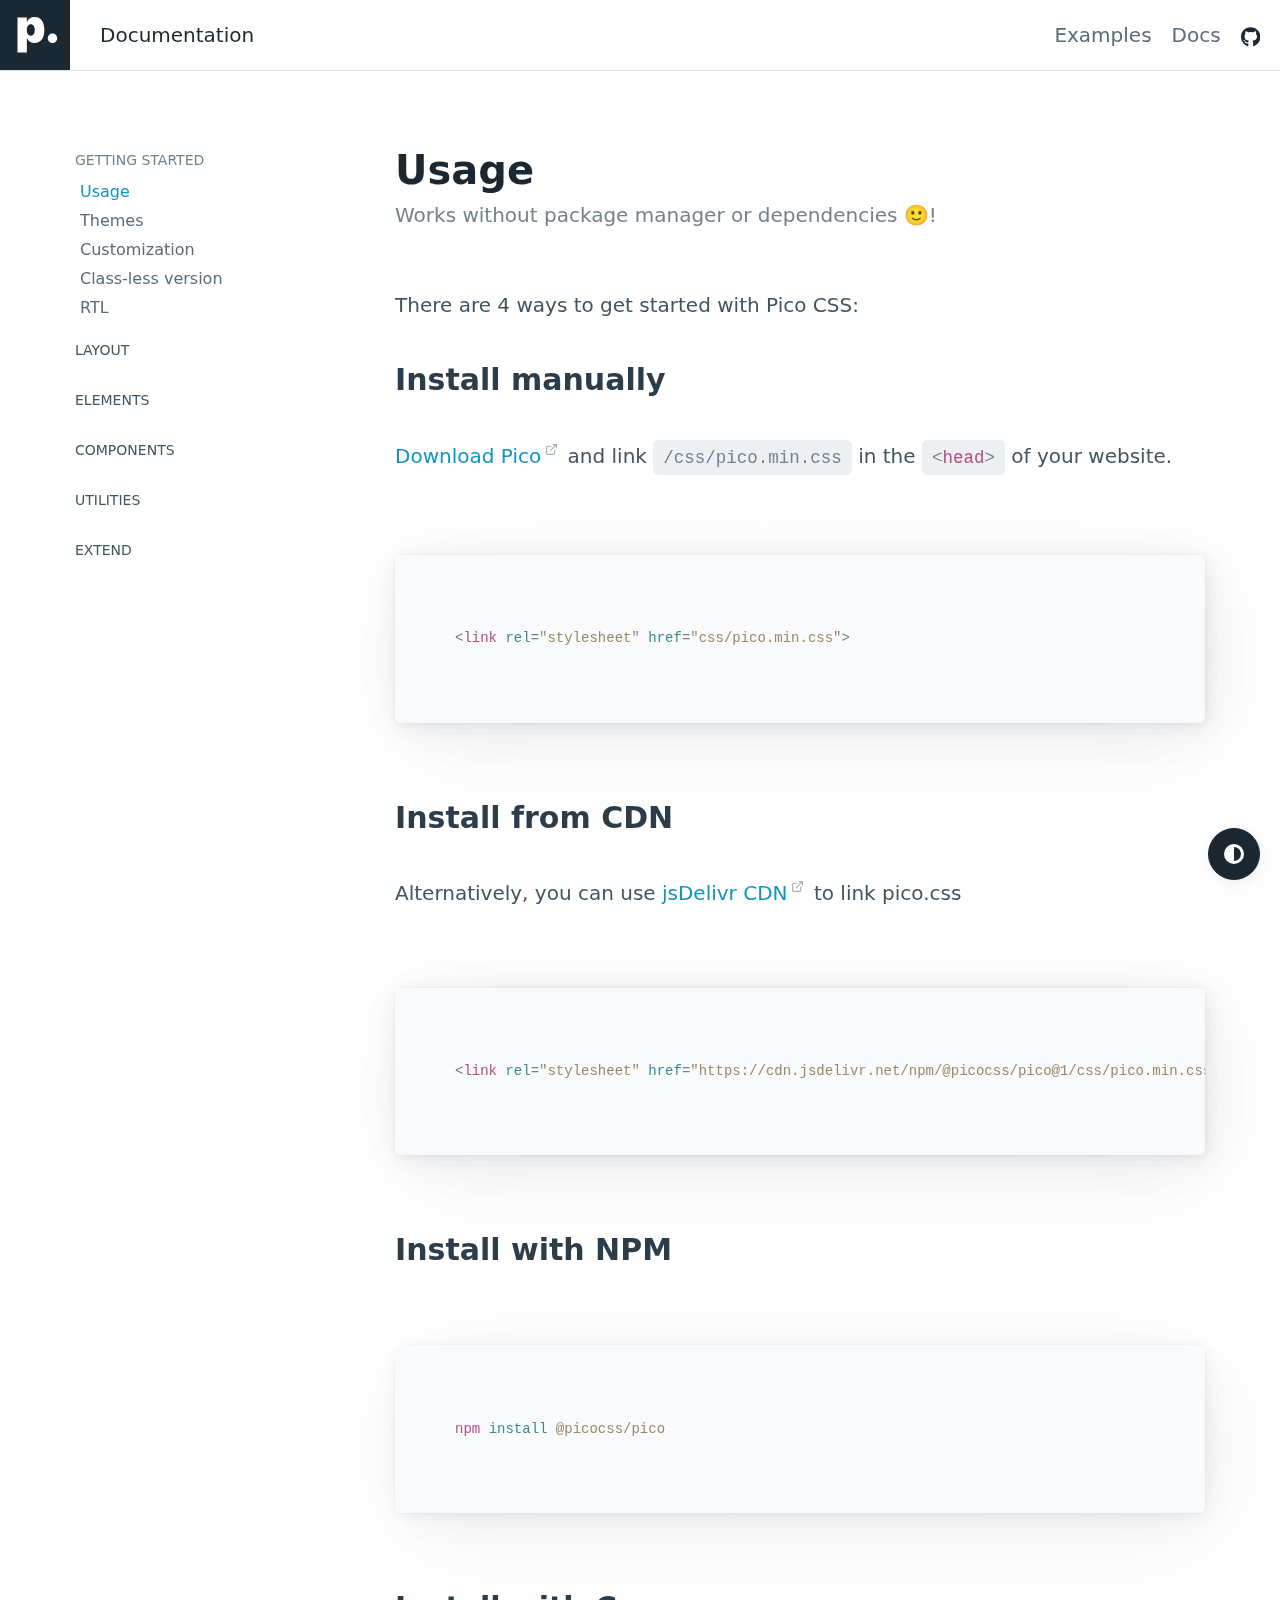
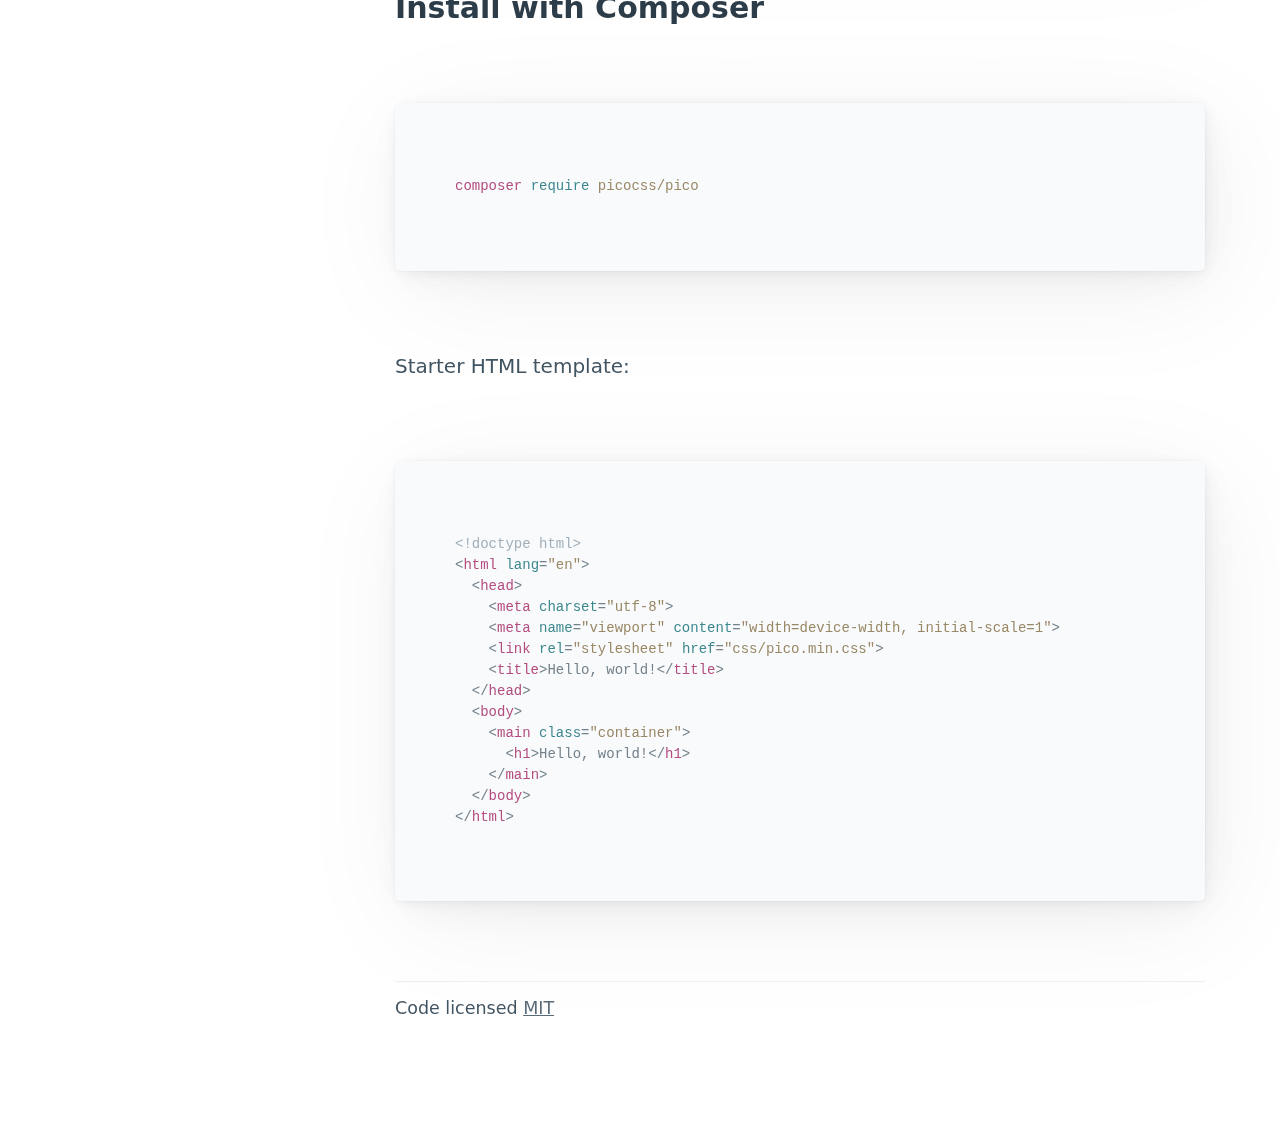
<file: pico/docs/index.html>
<!doctype html><html lang="en"><head><meta charset="utf-8"><meta name="viewport" content="width=device-width,initial-scale=1"><title>Documentation • Pico CSS</title><meta name="description" content="Pico works without package manager or dependencies! There are 4 ways to get started with Pico CSS: manually, from a CDN, with NPM, or with Composer."><link rel="shortcut icon" href="https://picocss.com/favicon.ico"><link rel="stylesheet" href="../css/pico.min.css"><link rel="stylesheet" href="css/pico.docs.min.css"><link rel="canonical" href="https://picocss.com/docs/"></head><body><nav class="container-fluid"><ul><li><a href="https://picocss.com" aria-label="Back home"><svg aria-hidden="true" focusable="false" role="img" xmlns="http://www.w3.org/2000/svg" viewBox="0 0 1000 1000" height="56px"><path fill="currentColor" d="M633.43 429.23c0 118.38-49.76 184.72-138.87 184.72-53 0-92.04-25.37-108.62-67.32h-2.6v203.12H250V249.7h133.67v64.72h2.28c17.24-43.9 55.3-69.92 107-69.92 90.4 0 140.48 66.02 140.48 184.73zm-136.6 0c0-49.76-22.1-81.96-56.9-81.96s-56.9 32.2-57.24 82.28c.33 50.4 22.1 81.63 57.24 81.63 35.12 0 56.9-31.87 56.9-81.95zM682.5 547.5c0-37.32 30.18-67.5 67.5-67.5s67.5 30.18 67.5 67.5S787.32 615 750 615s-67.5-30.18-67.5-67.5z"/></svg></a></li><li>Documentation</li></ul><ul><li><a href="https://picocss.com#examples" class="secondary">Examples</a></li><li><a href="./" class="secondary">Docs</a></li><li><a href="https://github.com/picocss/pico" class="contrast" aria-label="Pico GitHub repository"><svg aria-hidden="true" focusable="false" role="img" xmlns="http://www.w3.org/2000/svg" viewBox="0 0 496 512" height="16px"><path fill="currentColor" d="M165.9 397.4c0 2-2.3 3.6-5.2 3.6-3.3.3-5.6-1.3-5.6-3.6 0-2 2.3-3.6 5.2-3.6 3-.3 5.6 1.3 5.6 3.6zm-31.1-4.5c-.7 2 1.3 4.3 4.3 4.9 2.6 1 5.6 0 6.2-2s-1.3-4.3-4.3-5.2c-2.6-.7-5.5.3-6.2 2.3zm44.2-1.7c-2.9.7-4.9 2.6-4.6 4.9.3 2 2.9 3.3 5.9 2.6 2.9-.7 4.9-2.6 4.6-4.6-.3-1.9-3-3.2-5.9-2.9zM244.8 8C106.1 8 0 113.3 0 252c0 110.9 69.8 205.8 169.5 239.2 12.8 2.3 17.3-5.6 17.3-12.1 0-6.2-.3-40.4-.3-61.4 0 0-70 15-84.7-29.8 0 0-11.4-29.1-27.8-36.6 0 0-22.9-15.7 1.6-15.4 0 0 24.9 2 38.6 25.8 21.9 38.6 58.6 27.5 72.9 20.9 2.3-16 8.8-27.1 16-33.7-55.9-6.2-112.3-14.3-112.3-110.5 0-27.5 7.6-41.3 23.6-58.9-2.6-6.5-11.1-33.3 2.6-67.9 20.9-6.5 69 27 69 27 20-5.6 41.5-8.5 62.8-8.5s42.8 2.9 62.8 8.5c0 0 48.1-33.6 69-27 13.7 34.7 5.2 61.4 2.6 67.9 16 17.7 25.8 31.5 25.8 58.9 0 96.5-58.9 104.2-114.8 110.5 9.2 7.9 17 22.9 17 46.4 0 33.7-.3 75.4-.3 83.6 0 6.5 4.6 14.4 17.3 12.1C428.2 457.8 496 362.9 496 252 496 113.3 383.5 8 244.8 8zM97.2 352.9c-1.3 1-1 3.3.7 5.2 1.6 1.6 3.9 2.3 5.2 1 1.3-1 1-3.3-.7-5.2-1.6-1.6-3.9-2.3-5.2-1zm-10.8-8.1c-.7 1.3.3 2.9 2.3 3.9 1.6 1 3.6.7 4.3-.7.7-1.3-.3-2.9-2.3-3.9-2-.6-3.6-.3-4.3.7zm32.4 35.6c-1.6 1.3-1 4.3 1.3 6.2 2.3 2.3 5.2 2.6 6.5 1 1.3-1.3.7-4.3-1.3-6.2-2.2-2.3-5.2-2.6-6.5-1zm-11.4-14.7c-1.6 1-1.6 3.6 0 5.9 1.6 2.3 4.3 3.3 5.6 2.3 1.6-1.3 1.6-3.9 0-6.2-1.4-2.3-4-3.3-5.6-2z"></path></svg></a></li></ul></nav><main class="container" id="docs"><aside><nav class="closed-on-mobile"><a href="./" class="secondary" id="toggle-docs-navigation"><svg xmlns="http://www.w3.org/2000/svg" class="expand" fill="currentColor" viewBox="0 0 16 16" height="16px"><title>Expand</title><path fill-rule="evenodd" d="M1 8a.5.5 0 0 1 .5-.5h13a.5.5 0 0 1 0 1h-13A.5.5 0 0 1 1 8zM7.646.146a.5.5 0 0 1 .708 0l2 2a.5.5 0 0 1-.708.708L8.5 1.707V5.5a.5.5 0 0 1-1 0V1.707L6.354 2.854a.5.5 0 1 1-.708-.708l2-2zM8 10a.5.5 0 0 1 .5.5v3.793l1.146-1.147a.5.5 0 0 1 .708.708l-2 2a.5.5 0 0 1-.708 0l-2-2a.5.5 0 0 1 .708-.708L7.5 14.293V10.5A.5.5 0 0 1 8 10z"></path></svg> <svg xmlns="http://www.w3.org/2000/svg" class="collapse" fill="currentColor" viewBox="0 0 16 16" height="16px"><title>Collapse</title><path fill-rule="evenodd" d="M1 8a.5.5 0 0 1 .5-.5h13a.5.5 0 0 1 0 1h-13A.5.5 0 0 1 1 8zm7-8a.5.5 0 0 1 .5.5v3.793l1.146-1.147a.5.5 0 0 1 .708.708l-2 2a.5.5 0 0 1-.708 0l-2-2a.5.5 0 1 1 .708-.708L7.5 4.293V.5A.5.5 0 0 1 8 0zm-.5 11.707l-1.146 1.147a.5.5 0 0 1-.708-.708l2-2a.5.5 0 0 1 .708 0l2 2a.5.5 0 0 1-.708.708L8.5 11.707V15.5a.5.5 0 0 1-1 0v-3.793z"></path></svg> Table of contents</a><details><summary>Getting started</summary><ul><li><a href="./" id="start-link" class="secondary">Usage</a></li><li><a href="./themes.html" id="themes-link" class="secondary">Themes</a></li><li><a href="./customization.html" id="customization-link" class="secondary">Customization</a></li><li><a href="./classless.html" id="classless-link" class="secondary">Class-less version</a></li><li><a href="./rtl.html" id="rtl-link" class="secondary">RTL</a></li></ul></details><details><summary>Layout</summary><ul><li><a href="./containers.html" id="containers-link" class="secondary">Containers</a></li><li><a href="./grid.html" id="grid-link" class="secondary">Grid</a></li><li><a href="./scroller.html" id="scroller-link" class="secondary">Horizontal scroller</a></li></ul></details><details><summary>Elements</summary><ul><li><a href="./typography.html" id="typography-link" class="secondary">Typography</a></li><li><a href="./buttons.html" id="buttons-link" class="secondary">Buttons</a></li><li><a href="./forms.html" id="forms-link" class="secondary">Forms</a></li><li><a href="./tables.html" id="tables-link" class="secondary">Tables</a></li></ul></details><details><summary>Components</summary><ul><li><a href="./accordions.html" id="accordions-link" class="secondary">Accordions</a></li><li><a href="./cards.html" id="cards-link" class="secondary">Cards</a></li><li><a href="./dropdowns.html" id="dropdowns-link" class="secondary">Dropdowns</a></li><li><a href="./modal.html" id="modal-link" class="secondary">Modal</a></li><li><a href="./navs.html" id="navs-link" class="secondary">Navs</a></li><li><a href="./progress.html" id="progress-link" class="secondary">Progress</a></li></ul></details><details><summary>Utilities</summary><ul><li><a href="./loading.html" id="loading-link" class="secondary">Loading</a></li><li><a href="./tooltips.html" id="tooltips-link" class="secondary">Tooltips</a></li></ul></details><details><summary>Extend</summary><ul><li><a href="./we-love-classes.html" id="we-love-classes-link" class="secondary">We love .classes</a></li></ul></details></nav><script>const activeLink=document.querySelector("aside a#start-link"),parentAccordion=activeLink.closest("details");activeLink.setAttribute("aria-current","page"),parentAccordion.setAttribute("open","true")</script></aside><div role="document"><section id="start"><hgroup><h1>Usage</h1><h2>Works without package manager or dependencies 🙂!</h2></hgroup><p>There are 4 ways to get started with Pico CSS:</p><h3>Install manually</h3><p><a href="https://github.com/picocss/pico/archive/refs/tags/v1.5.9.zip">Download Pico</a> and link <code>/css/pico.min.css</code> in the <code>&lt;<b>head</b>&gt;</code> of your website.</p><pre><code>&lt;<b>link</b> <i>rel</i>=<u>"stylesheet"</u> <i>href</i>=<u>"css/pico.min.css"</u>&gt;</code></pre><h3>Install from CDN</h3><p>Alternatively, you can use <a href="https://www.jsdelivr.com/package/npm/@picocss/pico">jsDelivr CDN</a> to link pico.css</p><pre><code>&lt;<b>link</b> <i>rel</i>=<u>"stylesheet"</u> <i>href</i>=<u>"https://cdn.jsdelivr.net/npm/@picocss/pico@1/css/pico.min.css"</u>&gt;</code></pre><h3>Install with NPM</h3><pre><code><b>npm</b> <i>install</i> <u>@picocss/pico</u></code></pre><h3>Install with Composer</h3><pre><code><b>composer</b> <i>require</i> <u>picocss/pico</u></code></pre><p>Starter HTML template:</p><pre><code><em>&lt;!doctype html&gt;</em>
&lt;<b>html</b> <i>lang</i>=<u>"en"</u>&gt;
  &lt;<b>head</b>&gt;
    &lt;<b>meta</b> <i>charset</i>=<u>"utf-8"</u>&gt;
    &lt;<b>meta</b> <i>name</i>=<u>"viewport"</u> <i>content</i>=<u>"width=device-width, initial-scale=1"</u>&gt;
    &lt;<b>link</b> <i>rel</i>=<u>"stylesheet"</u> <i>href</i>=<u>"css/pico.min.css"</u>&gt;
    &lt;<b>title</b>>Hello, world!&lt;/<b>title</b>&gt;
  &lt;/<b>head</b>&gt;
  &lt;<b>body</b>&gt;
    &lt;<b>main</b> <i>class</i>=<u>"container"</u>&gt;
      &lt;<b>h1</b>&gt;Hello, world!&lt;/<b>h1</b>&gt;
    &lt;/<b>main</b>&gt;
  &lt;/<b>body</b>&gt;
&lt;/<b>html</b>&gt;</code></pre></section><footer><hr><p><small>Code licensed <a href="https://github.com/picocss/pico/blob/master/LICENSE.md" class="secondary">MIT</a></small></p></footer></div></main><script src="js/commons.min.js"></script></body></html>
</file>
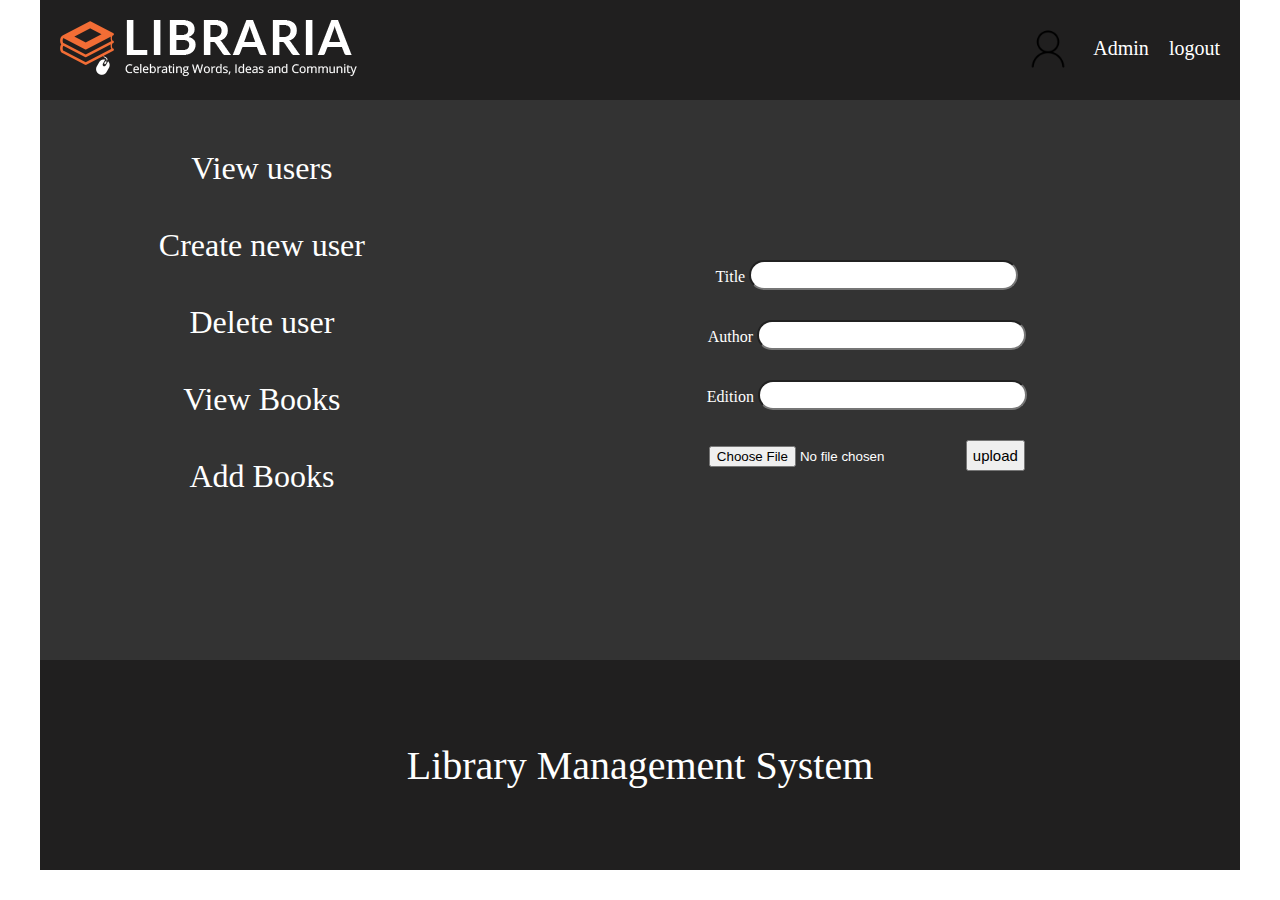
<file: admin/add-books.html>
<!DOCTYPE html>
<html lang="en">
<head>
    <meta charset="UTF-8">
    <meta http-equiv="X-UA-Compatible" content="IE=edge">
    <meta name="viewport" content="width=device-width, initial-scale=1.0">
    <title>Document</title>
    <link rel="stylesheet" href="style.css">
</head>
<style>
    .container{
        display: grid;
        grid-template-columns: repeat(8, 1fr);
        max-width: 1200px;
        margin: 0 auto;
        gap: 10px;
        grid-auto-rows: minmax(100px, auto);
        background-color: rgba(0, 0, 0,.8);
    }
    .container >*{
         /* padding: 10px; */
         /* background-color: aqua; */
    }
    header{
        grid-column: 1/9;
    }
    nav{
        grid-column: 1/4;
        grid-row: 2/7;
    }
    main{
        grid-column: 4/9;
        grid-row: 2/7;
    }
    footer{
        grid-column: 1/9;
        grid-row: 7/9;
    }
</style>
<body>
    <div class="container">

        <!-- header start -->
        <header style="background-color: rgb(32, 31, 31);">
            <div>
                <div class="logo">
                    <img src="../img/logo.png" alt="img">
                </div>

                <div class="right">
                    <img src="../img/header/user-logo.png" alt="logo" style="height: 50px; border-radius: 30px;">
                    <p>Admin</p>
                    <a href="">logout</a>
                </div>
            </div>
        </header>
        <!-- header end -->

        <!-- nav start -->
        <nav>
            <ul>
                <li><a href="users.html">View users</a></li>
                <li><a href="adduser.html">Create new user</a></li>
                <li><a href="deluser.html">Delete user</a></li>
                <li><a href="view-books.html">View Books</a></li>
                <li><a href="add-books.html">Add Books</a></li>
            </ul>
        </nav>
        <!-- nav end -->

        <!-- main starting -->
        <main>
        
                <form action="upload.php" method="post" enctype="multipart/form-data">
                    <div>
                        <label for="title">Title</label>
                        <input type="text" id="title" name="title">
                    </div>

                    <div>
                        <label for="" id="author">Author</label>
                        <input type="text" id="author" name="author">
                    </div>

                    <div>
                        <label for="edition" id="edition">Edition</label>
                        <input type="text" id="edition" name="edition">
                    </div>

                    <div>
                        <input type="file" id="upload" name="fileToUpload">
                        <button type="submit" value="upload file" name="submit">upload</button>
                    </div>
                </form>                
        </main>
        <!-- main ending -->

        <footer>
            <div>
                <p>Library Management System</p>
            </div>
        </footer>
    </div>
</body>
</html>
</file>
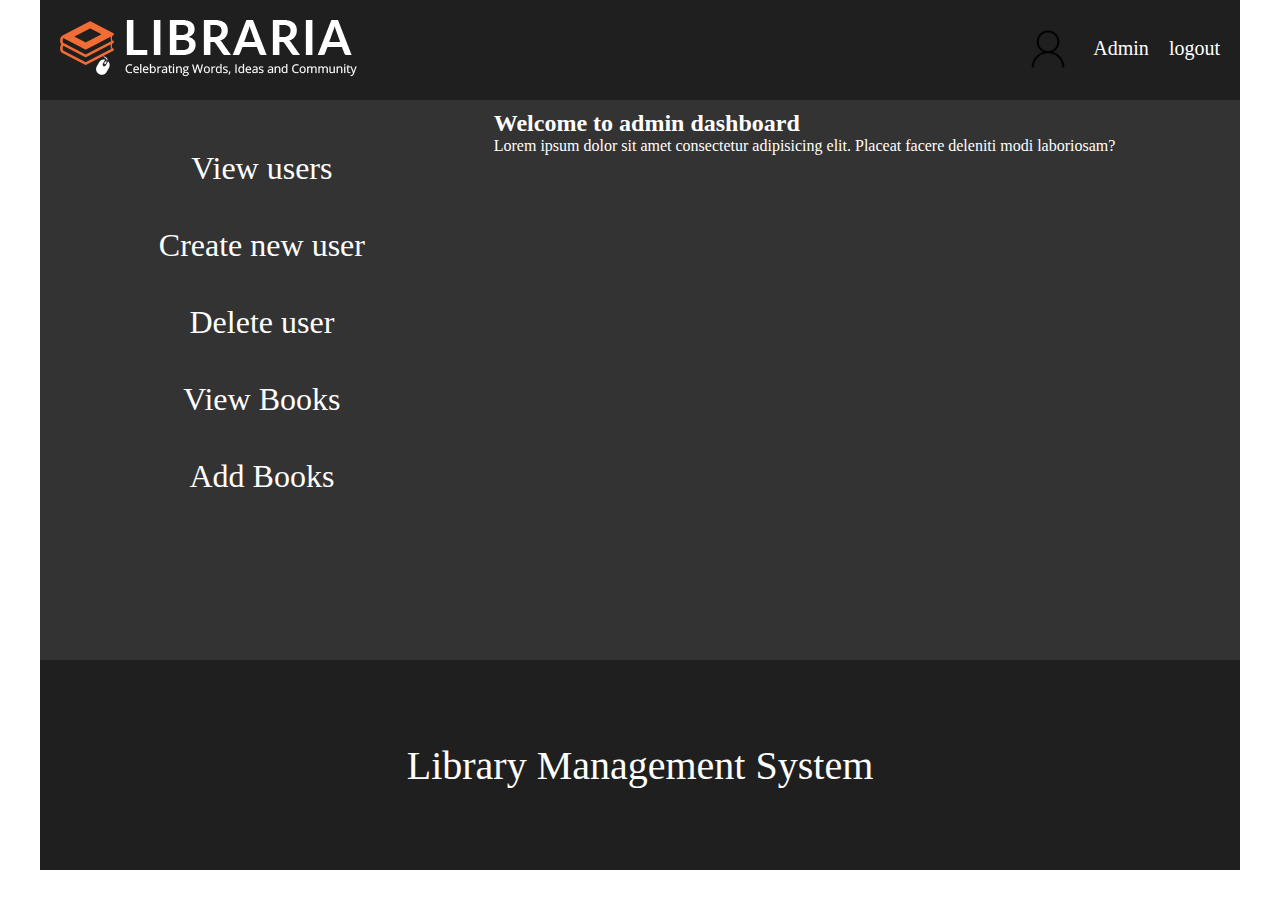
<file: admin/adduser.html>
<!DOCTYPE html>
<html lang="en">
<head>
    <meta charset="UTF-8">
    <meta http-equiv="X-UA-Compatible" content="IE=edge">
    <meta name="viewport" content="width=device-width, initial-scale=1.0">
    <title>Document</title>
    <link rel="stylesheet" href="style.css">
</head>
<style>
    .container{
        display: grid;
        grid-template-columns: repeat(8, 1fr);
        max-width: 1200px;
        margin: 0 auto;
        gap: 10px;
        grid-auto-rows: minmax(100px, auto);
        background-color: rgba(0, 0, 0,.8);
    }
    .container >*{
         /* padding: 10px; */
         /* background-color: aqua; */
    }
    header{
        grid-column: 1/9;
    }
    nav{
        grid-column: 1/4;
        grid-row: 2/7;
    }
    main{
        grid-column: 4/9;
        grid-row: 2/7;
    }
    footer{
        grid-column: 1/9;
        grid-row: 7/9;
    }
</style>
<body>
    <div class="container">

        <!-- header start -->
        <header style="background-color: rgb(32, 31, 31);">
            <div>
                <div class="logo">
                    <img src="../img/logo.png" alt="img">
                </div>

                <div class="right">
                    <img src="../img/header/user-logo.png" alt="logo" style="height: 50px; border-radius: 30px;">
                    <p>Admin</p>
                    <a href="">logout</a>
                </div>
            </div>
        </header>
        <!-- header end -->

        <!-- nav start -->
        <nav>
            <ul>
                <li><a href="users.html">View users</a></li>
                <li><a href="adduser.html">Create new user</a></li>
                <li><a href="deluser.html">Delete user</a></li>
                <li><a href="view-books.html">View Books</a></li>
                <li><a href="add-books.html">Add Books</a></li>
            </ul>
        </nav>
        <!-- nav end -->

        <!-- main starting -->
        <main>
            <div class="welcome">
                <h2>Welcome to admin dashboard</h2>
                <p>Lorem ipsum dolor sit amet consectetur adipisicing elit. Placeat facere deleniti modi laboriosam?</p>
            </div>
        </main>
        <!-- main ending -->

        <footer>
            <div>
                <p>Library Management System</p>
            </div>
        </footer>
    </div>
</body>
</html>
</file>
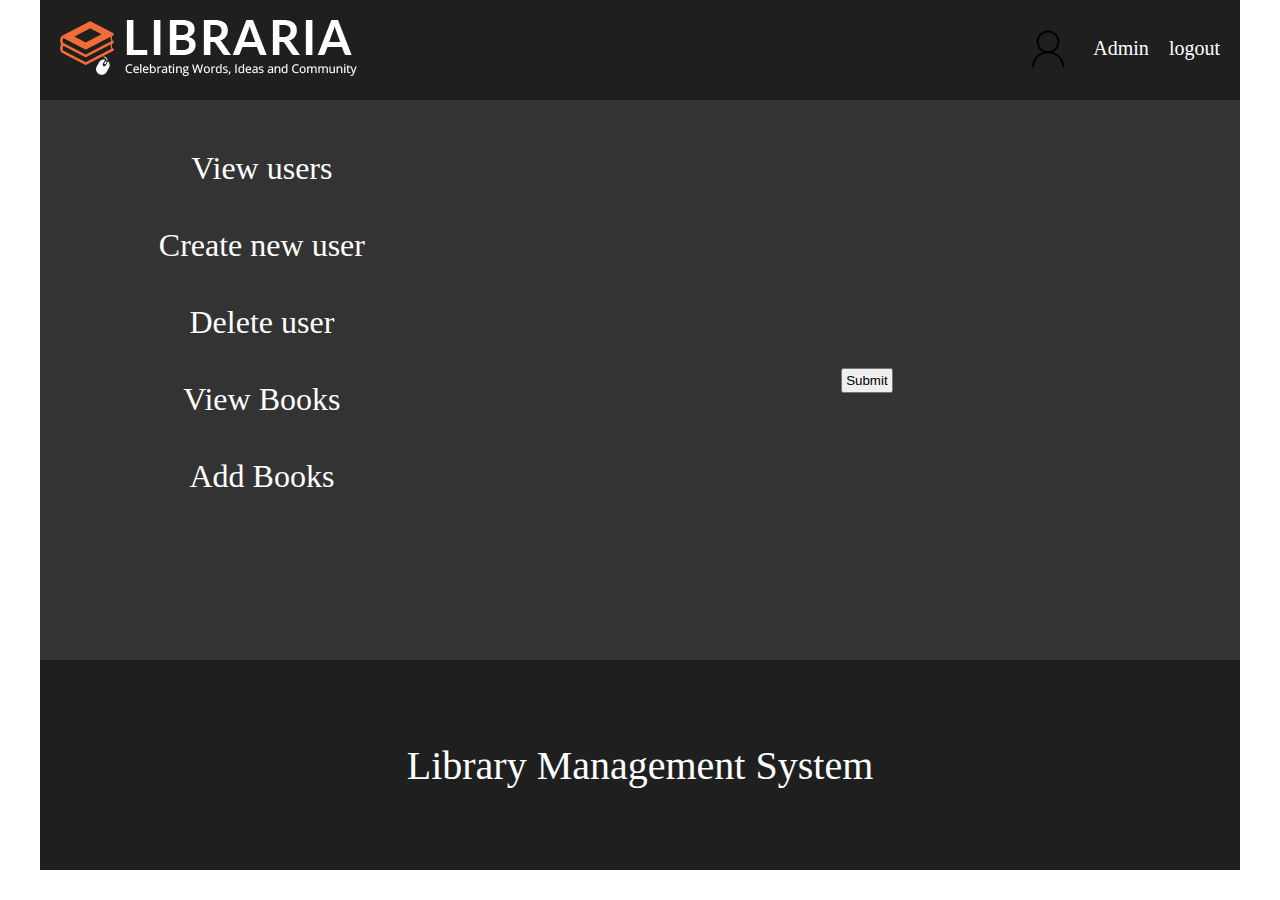
<file: admin/view-books.html>
<!DOCTYPE html>
<html lang="en">
<head>
    <meta charset="UTF-8">
    <meta http-equiv="X-UA-Compatible" content="IE=edge">
    <meta name="viewport" content="width=device-width, initial-scale=1.0">
    <title>Document</title>
    <link rel="stylesheet" href="style.css">
</head>
<style>
    .container{
        display: grid;
        grid-template-columns: repeat(8, 1fr);
        max-width: 1200px;
        margin: 0 auto;
        gap: 10px;
        grid-auto-rows: minmax(100px, auto);
        background-color: rgba(0, 0, 0,.8);
    }
    .container >*{
         /* padding: 10px; */
         /* background-color: aqua; */
    }
    header{
        grid-column: 1/9;
    }
    nav{
        grid-column: 1/4;
        grid-row: 2/7;
    }
    main{
        grid-column: 4/9;
        grid-row: 2/7;
    }
    footer{
        grid-column: 1/9;
        grid-row: 7/9;
    }
</style>
<body>
    <div class="container">

        <!-- header start -->
        <header style="background-color: rgb(32, 31, 31);">
            <div>
                <div class="logo">
                    <img src="../img/logo.png" alt="img">
                </div>

                <div class="right">
                    <img src="../img/header/user-logo.png" alt="logo" style="height: 50px; border-radius: 30px;">
                    <p>Admin</p>
                    <a href="">logout</a>
                </div>
            </div>
        </header>
        <!-- header end -->

        <!-- nav start -->
        <nav>
            <ul>
                <li><a href="users.html">View users</a></li>
                <li><a href="adduser.html">Create new user</a></li>
                <li><a href="deluser.html">Delete user</a></li>
                <li><a href="view-books.html">View Books</a></li>
                <li><a href="add-books.html">Add Books</a></li>
            </ul>
        </nav>
        <!-- nav end -->

        <!-- main starting -->
        <main>
            <form action="list-files.php" method="post">
                <button type="submit">Submit</button>
            </form>
        </main>
        <!-- main ending -->

        <footer>
            <div>
                <p>Library Management System</p>
            </div>
        </footer>
    </div>
</body>
</html>
</file>
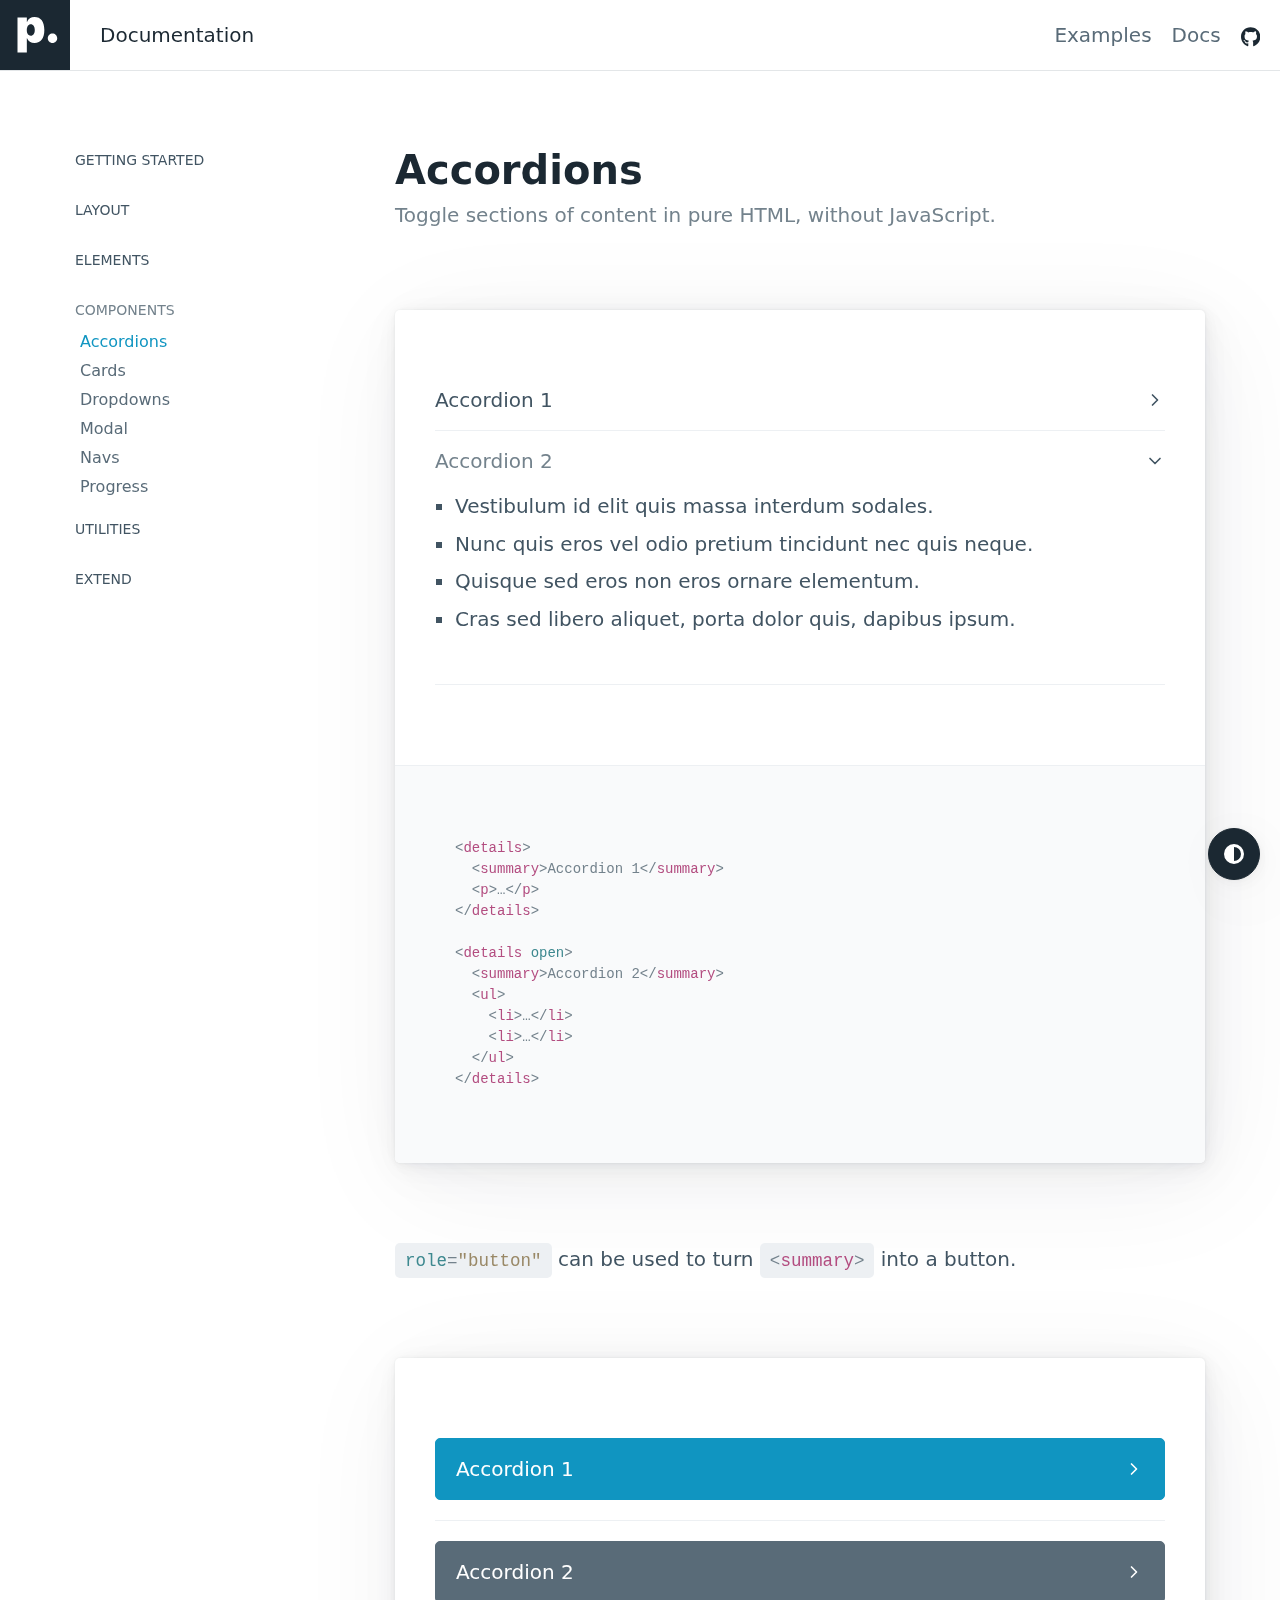
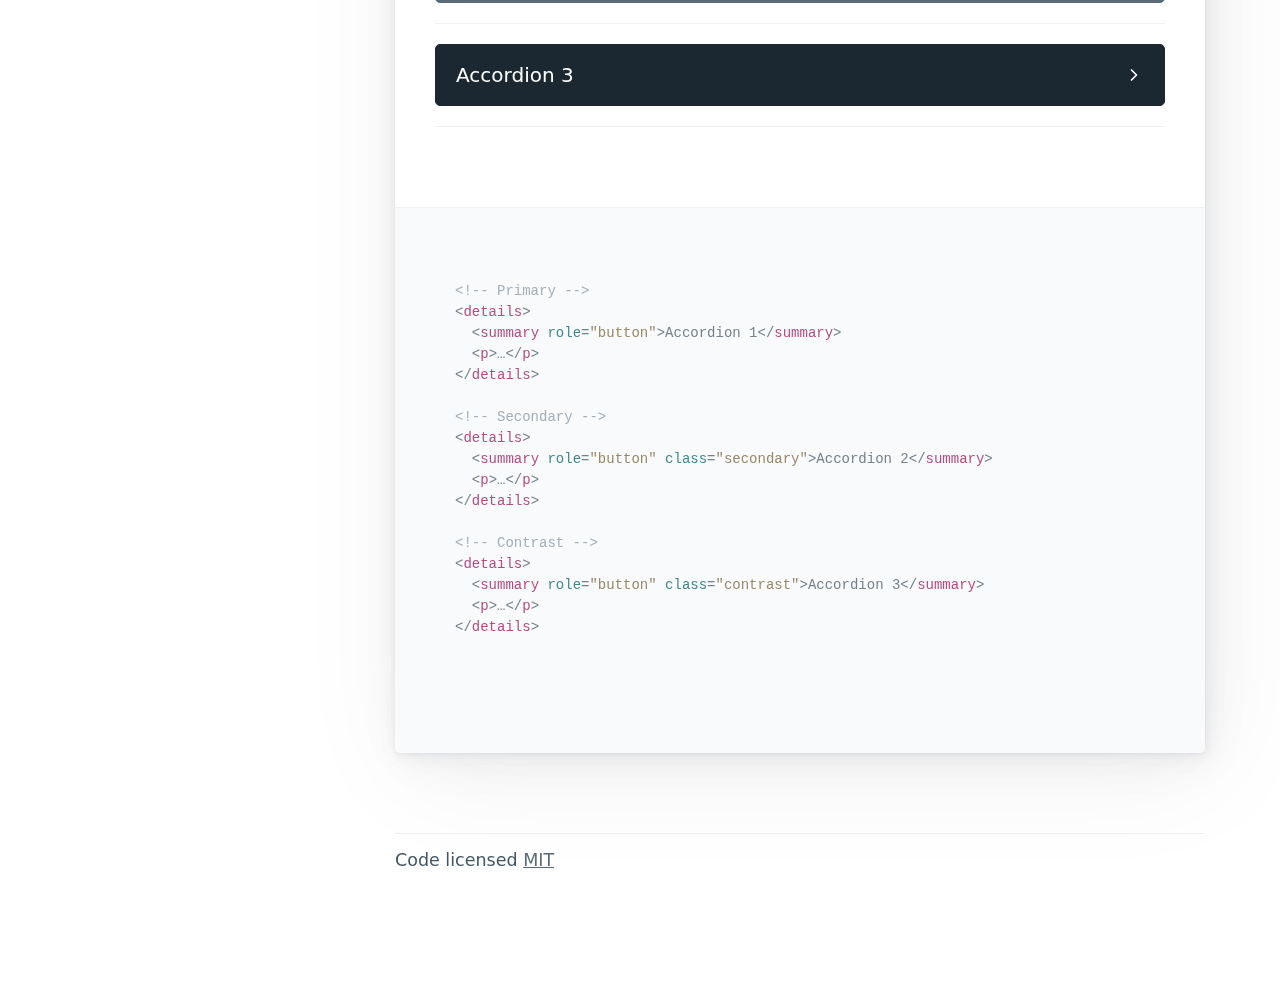
<file: pico/docs/accordions.html>
<!doctype html><html lang="en"><head><meta charset="utf-8"><meta name="viewport" content="width=device-width,initial-scale=1"><title>Accordions • Pico CSS</title><meta name="description" content="Toggle sections of content in pure HTML, without JavaScript."><link rel="shortcut icon" href="https://picocss.com/favicon.ico"><link rel="stylesheet" href="../css/pico.min.css"><link rel="stylesheet" href="css/pico.docs.min.css"><link rel="canonical" href="https://picocss.com/docs/accordions.html"></head><body><nav class="container-fluid"><ul><li><a href="https://picocss.com" aria-label="Back home"><svg aria-hidden="true" focusable="false" role="img" xmlns="http://www.w3.org/2000/svg" viewBox="0 0 1000 1000" height="56px"><path fill="currentColor" d="M633.43 429.23c0 118.38-49.76 184.72-138.87 184.72-53 0-92.04-25.37-108.62-67.32h-2.6v203.12H250V249.7h133.67v64.72h2.28c17.24-43.9 55.3-69.92 107-69.92 90.4 0 140.48 66.02 140.48 184.73zm-136.6 0c0-49.76-22.1-81.96-56.9-81.96s-56.9 32.2-57.24 82.28c.33 50.4 22.1 81.63 57.24 81.63 35.12 0 56.9-31.87 56.9-81.95zM682.5 547.5c0-37.32 30.18-67.5 67.5-67.5s67.5 30.18 67.5 67.5S787.32 615 750 615s-67.5-30.18-67.5-67.5z"/></svg></a></li><li>Documentation</li></ul><ul><li><a href="https://picocss.com#examples" class="secondary">Examples</a></li><li><a href="./" class="secondary">Docs</a></li><li><a href="https://github.com/picocss/pico" class="contrast" aria-label="Pico GitHub repository"><svg aria-hidden="true" focusable="false" role="img" xmlns="http://www.w3.org/2000/svg" viewBox="0 0 496 512" height="16px"><path fill="currentColor" d="M165.9 397.4c0 2-2.3 3.6-5.2 3.6-3.3.3-5.6-1.3-5.6-3.6 0-2 2.3-3.6 5.2-3.6 3-.3 5.6 1.3 5.6 3.6zm-31.1-4.5c-.7 2 1.3 4.3 4.3 4.9 2.6 1 5.6 0 6.2-2s-1.3-4.3-4.3-5.2c-2.6-.7-5.5.3-6.2 2.3zm44.2-1.7c-2.9.7-4.9 2.6-4.6 4.9.3 2 2.9 3.3 5.9 2.6 2.9-.7 4.9-2.6 4.6-4.6-.3-1.9-3-3.2-5.9-2.9zM244.8 8C106.1 8 0 113.3 0 252c0 110.9 69.8 205.8 169.5 239.2 12.8 2.3 17.3-5.6 17.3-12.1 0-6.2-.3-40.4-.3-61.4 0 0-70 15-84.7-29.8 0 0-11.4-29.1-27.8-36.6 0 0-22.9-15.7 1.6-15.4 0 0 24.9 2 38.6 25.8 21.9 38.6 58.6 27.5 72.9 20.9 2.3-16 8.8-27.1 16-33.7-55.9-6.2-112.3-14.3-112.3-110.5 0-27.5 7.6-41.3 23.6-58.9-2.6-6.5-11.1-33.3 2.6-67.9 20.9-6.5 69 27 69 27 20-5.6 41.5-8.5 62.8-8.5s42.8 2.9 62.8 8.5c0 0 48.1-33.6 69-27 13.7 34.7 5.2 61.4 2.6 67.9 16 17.7 25.8 31.5 25.8 58.9 0 96.5-58.9 104.2-114.8 110.5 9.2 7.9 17 22.9 17 46.4 0 33.7-.3 75.4-.3 83.6 0 6.5 4.6 14.4 17.3 12.1C428.2 457.8 496 362.9 496 252 496 113.3 383.5 8 244.8 8zM97.2 352.9c-1.3 1-1 3.3.7 5.2 1.6 1.6 3.9 2.3 5.2 1 1.3-1 1-3.3-.7-5.2-1.6-1.6-3.9-2.3-5.2-1zm-10.8-8.1c-.7 1.3.3 2.9 2.3 3.9 1.6 1 3.6.7 4.3-.7.7-1.3-.3-2.9-2.3-3.9-2-.6-3.6-.3-4.3.7zm32.4 35.6c-1.6 1.3-1 4.3 1.3 6.2 2.3 2.3 5.2 2.6 6.5 1 1.3-1.3.7-4.3-1.3-6.2-2.2-2.3-5.2-2.6-6.5-1zm-11.4-14.7c-1.6 1-1.6 3.6 0 5.9 1.6 2.3 4.3 3.3 5.6 2.3 1.6-1.3 1.6-3.9 0-6.2-1.4-2.3-4-3.3-5.6-2z"></path></svg></a></li></ul></nav><main class="container" id="docs"><aside><nav class="closed-on-mobile"><a href="./" class="secondary" id="toggle-docs-navigation"><svg xmlns="http://www.w3.org/2000/svg" class="expand" fill="currentColor" viewBox="0 0 16 16" height="16px"><title>Expand</title><path fill-rule="evenodd" d="M1 8a.5.5 0 0 1 .5-.5h13a.5.5 0 0 1 0 1h-13A.5.5 0 0 1 1 8zM7.646.146a.5.5 0 0 1 .708 0l2 2a.5.5 0 0 1-.708.708L8.5 1.707V5.5a.5.5 0 0 1-1 0V1.707L6.354 2.854a.5.5 0 1 1-.708-.708l2-2zM8 10a.5.5 0 0 1 .5.5v3.793l1.146-1.147a.5.5 0 0 1 .708.708l-2 2a.5.5 0 0 1-.708 0l-2-2a.5.5 0 0 1 .708-.708L7.5 14.293V10.5A.5.5 0 0 1 8 10z"></path></svg> <svg xmlns="http://www.w3.org/2000/svg" class="collapse" fill="currentColor" viewBox="0 0 16 16" height="16px"><title>Collapse</title><path fill-rule="evenodd" d="M1 8a.5.5 0 0 1 .5-.5h13a.5.5 0 0 1 0 1h-13A.5.5 0 0 1 1 8zm7-8a.5.5 0 0 1 .5.5v3.793l1.146-1.147a.5.5 0 0 1 .708.708l-2 2a.5.5 0 0 1-.708 0l-2-2a.5.5 0 1 1 .708-.708L7.5 4.293V.5A.5.5 0 0 1 8 0zm-.5 11.707l-1.146 1.147a.5.5 0 0 1-.708-.708l2-2a.5.5 0 0 1 .708 0l2 2a.5.5 0 0 1-.708.708L8.5 11.707V15.5a.5.5 0 0 1-1 0v-3.793z"></path></svg> Table of contents</a><details><summary>Getting started</summary><ul><li><a href="./" id="start-link" class="secondary">Usage</a></li><li><a href="./themes.html" id="themes-link" class="secondary">Themes</a></li><li><a href="./customization.html" id="customization-link" class="secondary">Customization</a></li><li><a href="./classless.html" id="classless-link" class="secondary">Class-less version</a></li><li><a href="./rtl.html" id="rtl-link" class="secondary">RTL</a></li></ul></details><details><summary>Layout</summary><ul><li><a href="./containers.html" id="containers-link" class="secondary">Containers</a></li><li><a href="./grid.html" id="grid-link" class="secondary">Grid</a></li><li><a href="./scroller.html" id="scroller-link" class="secondary">Horizontal scroller</a></li></ul></details><details><summary>Elements</summary><ul><li><a href="./typography.html" id="typography-link" class="secondary">Typography</a></li><li><a href="./buttons.html" id="buttons-link" class="secondary">Buttons</a></li><li><a href="./forms.html" id="forms-link" class="secondary">Forms</a></li><li><a href="./tables.html" id="tables-link" class="secondary">Tables</a></li></ul></details><details><summary>Components</summary><ul><li><a href="./accordions.html" id="accordions-link" class="secondary">Accordions</a></li><li><a href="./cards.html" id="cards-link" class="secondary">Cards</a></li><li><a href="./dropdowns.html" id="dropdowns-link" class="secondary">Dropdowns</a></li><li><a href="./modal.html" id="modal-link" class="secondary">Modal</a></li><li><a href="./navs.html" id="navs-link" class="secondary">Navs</a></li><li><a href="./progress.html" id="progress-link" class="secondary">Progress</a></li></ul></details><details><summary>Utilities</summary><ul><li><a href="./loading.html" id="loading-link" class="secondary">Loading</a></li><li><a href="./tooltips.html" id="tooltips-link" class="secondary">Tooltips</a></li></ul></details><details><summary>Extend</summary><ul><li><a href="./we-love-classes.html" id="we-love-classes-link" class="secondary">We love .classes</a></li></ul></details></nav><script>const activeLink=document.querySelector("aside a#accordions-link"),parentAccordion=activeLink.closest("details");activeLink.setAttribute("aria-current","page"),parentAccordion.setAttribute("open","true")</script></aside><div role="document"><section id="accordions"><hgroup><h1>Accordions</h1><h2>Toggle sections of content in pure HTML, without JavaScript.</h2></hgroup><article aria-label="Accordions examples"><details><summary>Accordion 1</summary><p>Lorem ipsum dolor sit amet, consectetur adipiscing elit. Pellentesque urna diam, tincidunt nec porta sed, auctor id velit. Etiam venenatis nisl ut orci consequat, vitae tempus quam commodo. Nulla non mauris ipsum. Aliquam eu posuere orci. Nulla convallis lectus rutrum quam hendrerit, in facilisis elit sollicitudin. Mauris pulvinar pulvinar mi, dictum tristique elit auctor quis. Maecenas ac ipsum ultrices, porta turpis sit amet, congue turpis.</p></details><details open><summary>Accordion 2</summary><ul><li>Vestibulum id elit quis massa interdum sodales.</li><li>Nunc quis eros vel odio pretium tincidunt nec quis neque.</li><li>Quisque sed eros non eros ornare elementum.</li><li>Cras sed libero aliquet, porta dolor quis, dapibus ipsum.</li></ul></details><footer class="code"><pre><code>&lt;<b>details</b>&gt;
  &lt;<b>summary</b>&gt;Accordion 1&lt;/<b>summary</b>&gt;
  &lt;<b>p</b>&gt;…&lt;/<b>p</b>&gt;
&lt;/<b>details</b>&gt;

&lt;<b>details</b> <i>open</i>&gt;
  &lt;<b>summary</b>&gt;Accordion 2&lt;/<b>summary</b>&gt;
  &lt;<b>ul</b>&gt;
    &lt;<b>li</b>&gt;…&lt;/<b>li</b>&gt;
    &lt;<b>li</b>&gt;…&lt;/<b>li</b>&gt;
  &lt;/<b>ul</b>&gt;
&lt;/<b>details</b>&gt;</code></pre></footer></article><p><code><i>role</i>=<u>"button"</u></code> can be used to turn <code>&lt;<b>summary</b>&gt;</code> into a button.</p><article aria-label="Accordions buttons examples"><details><summary role="button">Accordion 1</summary><p>Aenean vestibulum nunc at libero congue, eu pretium nulla viverra. Fusce sed ex at est egestas vehicula. Integer sit amet lectus mi. Duis ut viverra mauris, at laoreet enim.</p></details><details><summary role="button" class="secondary">Accordion 2</summary><p>Quisque porta dictum ipsum nec vestibulum. Suspendisse non mi ac tellus scelerisque egestas. Sed vel nisi laoreet, rhoncus urna quis, luctus risus. Donec vitae molestie felis.</p></details><details><summary role="button" class="contrast">Accordion 3</summary><p>Praesent quam ipsum, condimentum non augue at, porttitor interdum tellus. Curabitur ultrices consectetur leo, a placerat mauris malesuada et. In quis varius risus.</p></details><footer class="code"><pre><code><em>&lt;!-- Primary --&gt;</em>
&lt;<b>details</b>&gt;
  &lt;<b>summary</b> <i>role</i>=<u>"button"</u>&gt;Accordion 1&lt;/<b>summary</b>&gt;
  &lt;<b>p</b>&gt;…&lt;/<b>p</b>&gt;
&lt;/<b>details</b>&gt;

<em>&lt;!-- Secondary --&gt;</em>
&lt;<b>details</b>&gt;
  &lt;<b>summary</b> <i>role</i>=<u>"button"</u> <i>class</i>=<u>"secondary"</u>&gt;Accordion 2&lt;/<b>summary</b>&gt;
  &lt;<b>p</b>&gt;…&lt;/<b>p</b>&gt;
&lt;/<b>details</b>&gt;

<em>&lt;!-- Contrast --&gt;</em>
&lt;<b>details</b>&gt;
  &lt;<b>summary</b> <i>role</i>=<u>"button"</u> <i>class</i>=<u>"contrast"</u>&gt;Accordion 3&lt;/<b>summary</b>&gt;
  &lt;<b>p</b>&gt;…&lt;/<b>p</b>&gt;
&lt;/<b>details</b>&gt;

            </code></pre></footer></article></section><footer><hr><p><small>Code licensed <a href="https://github.com/picocss/pico/blob/master/LICENSE.md" class="secondary">MIT</a></small></p></footer></div></main><script src="js/commons.min.js"></script></body></html>
</file>
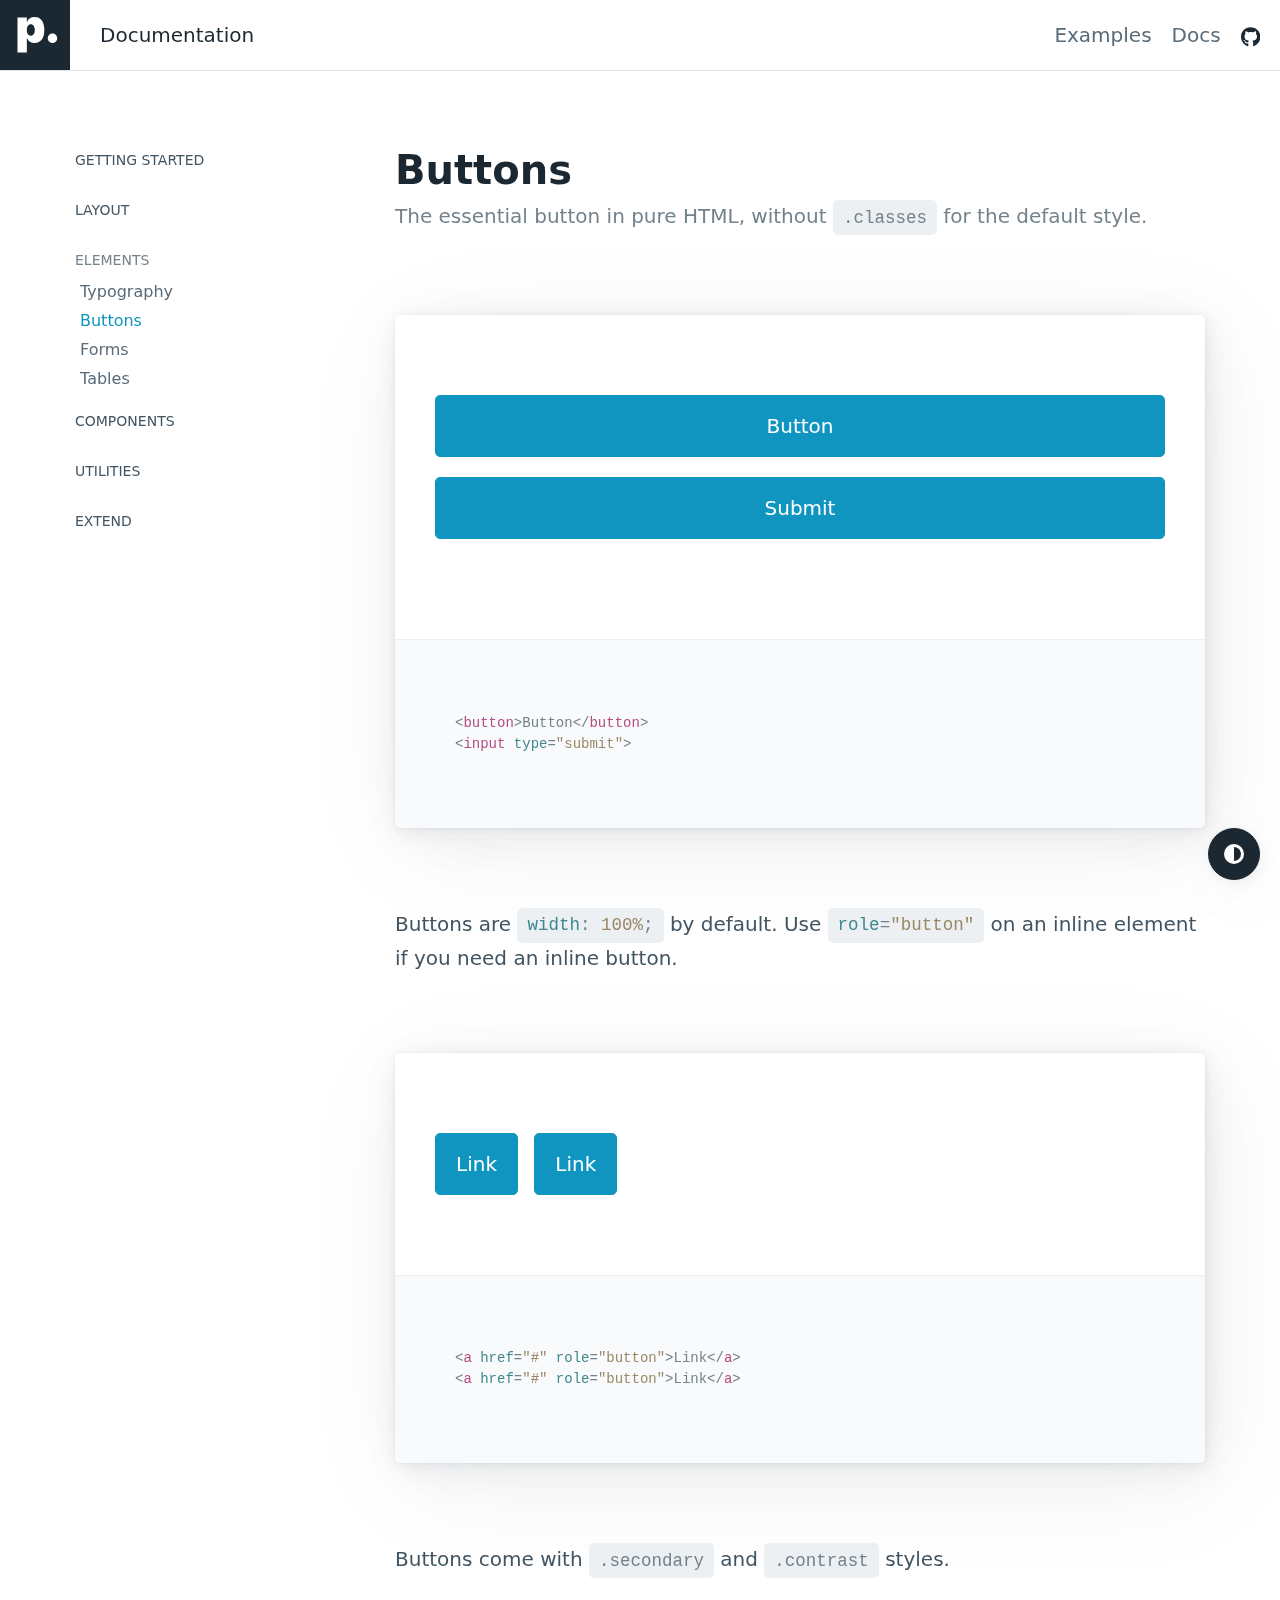
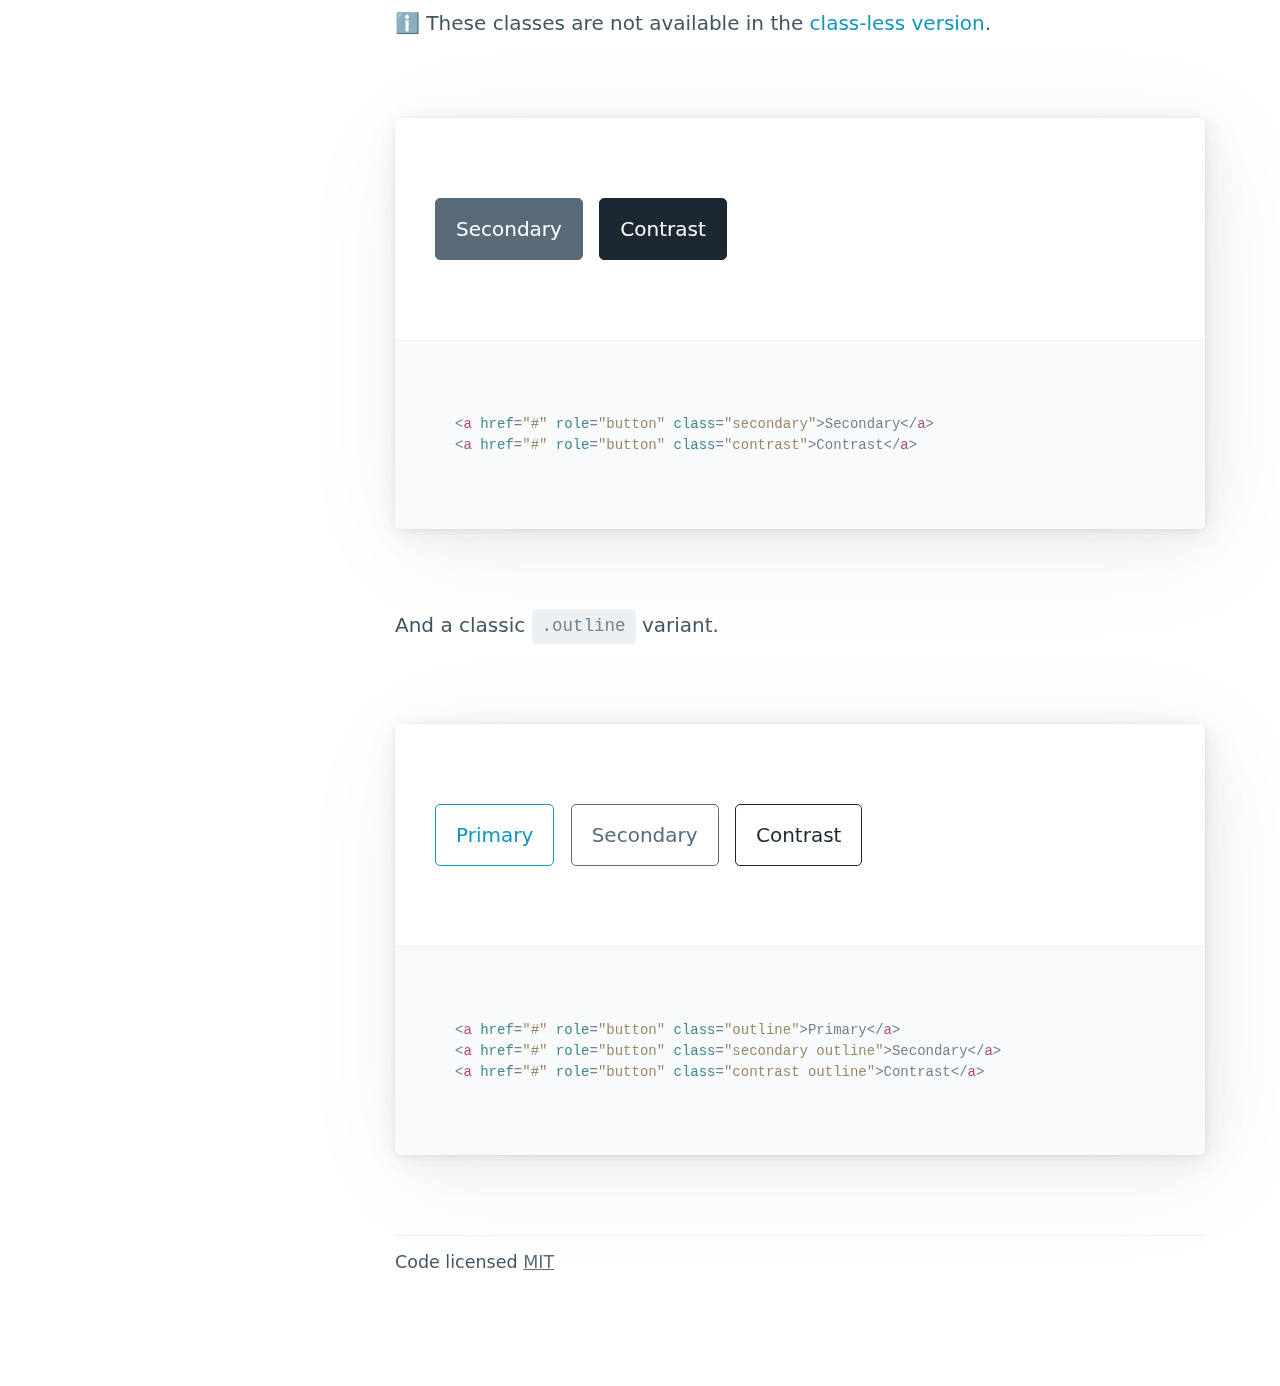
<file: pico/docs/buttons.html>
<!doctype html><html lang="en"><head><meta charset="utf-8"><meta name="viewport" content="width=device-width,initial-scale=1"><title>Buttons • Pico CSS</title><meta name="description" content="The essential button in pure HTML, without .classes for the default style."><link rel="shortcut icon" href="https://picocss.com/favicon.ico"><link rel="stylesheet" href="../css/pico.min.css"><link rel="stylesheet" href="css/pico.docs.min.css"><link rel="canonical" href="https://picocss.com/docs/buttons.html"></head><body><nav class="container-fluid"><ul><li><a href="https://picocss.com" aria-label="Back home"><svg aria-hidden="true" focusable="false" role="img" xmlns="http://www.w3.org/2000/svg" viewBox="0 0 1000 1000" height="56px"><path fill="currentColor" d="M633.43 429.23c0 118.38-49.76 184.72-138.87 184.72-53 0-92.04-25.37-108.62-67.32h-2.6v203.12H250V249.7h133.67v64.72h2.28c17.24-43.9 55.3-69.92 107-69.92 90.4 0 140.48 66.02 140.48 184.73zm-136.6 0c0-49.76-22.1-81.96-56.9-81.96s-56.9 32.2-57.24 82.28c.33 50.4 22.1 81.63 57.24 81.63 35.12 0 56.9-31.87 56.9-81.95zM682.5 547.5c0-37.32 30.18-67.5 67.5-67.5s67.5 30.18 67.5 67.5S787.32 615 750 615s-67.5-30.18-67.5-67.5z"/></svg></a></li><li>Documentation</li></ul><ul><li><a href="https://picocss.com#examples" class="secondary">Examples</a></li><li><a href="./" class="secondary">Docs</a></li><li><a href="https://github.com/picocss/pico" class="contrast" aria-label="Pico GitHub repository"><svg aria-hidden="true" focusable="false" role="img" xmlns="http://www.w3.org/2000/svg" viewBox="0 0 496 512" height="16px"><path fill="currentColor" d="M165.9 397.4c0 2-2.3 3.6-5.2 3.6-3.3.3-5.6-1.3-5.6-3.6 0-2 2.3-3.6 5.2-3.6 3-.3 5.6 1.3 5.6 3.6zm-31.1-4.5c-.7 2 1.3 4.3 4.3 4.9 2.6 1 5.6 0 6.2-2s-1.3-4.3-4.3-5.2c-2.6-.7-5.5.3-6.2 2.3zm44.2-1.7c-2.9.7-4.9 2.6-4.6 4.9.3 2 2.9 3.3 5.9 2.6 2.9-.7 4.9-2.6 4.6-4.6-.3-1.9-3-3.2-5.9-2.9zM244.8 8C106.1 8 0 113.3 0 252c0 110.9 69.8 205.8 169.5 239.2 12.8 2.3 17.3-5.6 17.3-12.1 0-6.2-.3-40.4-.3-61.4 0 0-70 15-84.7-29.8 0 0-11.4-29.1-27.8-36.6 0 0-22.9-15.7 1.6-15.4 0 0 24.9 2 38.6 25.8 21.9 38.6 58.6 27.5 72.9 20.9 2.3-16 8.8-27.1 16-33.7-55.9-6.2-112.3-14.3-112.3-110.5 0-27.5 7.6-41.3 23.6-58.9-2.6-6.5-11.1-33.3 2.6-67.9 20.9-6.5 69 27 69 27 20-5.6 41.5-8.5 62.8-8.5s42.8 2.9 62.8 8.5c0 0 48.1-33.6 69-27 13.7 34.7 5.2 61.4 2.6 67.9 16 17.7 25.8 31.5 25.8 58.9 0 96.5-58.9 104.2-114.8 110.5 9.2 7.9 17 22.9 17 46.4 0 33.7-.3 75.4-.3 83.6 0 6.5 4.6 14.4 17.3 12.1C428.2 457.8 496 362.9 496 252 496 113.3 383.5 8 244.8 8zM97.2 352.9c-1.3 1-1 3.3.7 5.2 1.6 1.6 3.9 2.3 5.2 1 1.3-1 1-3.3-.7-5.2-1.6-1.6-3.9-2.3-5.2-1zm-10.8-8.1c-.7 1.3.3 2.9 2.3 3.9 1.6 1 3.6.7 4.3-.7.7-1.3-.3-2.9-2.3-3.9-2-.6-3.6-.3-4.3.7zm32.4 35.6c-1.6 1.3-1 4.3 1.3 6.2 2.3 2.3 5.2 2.6 6.5 1 1.3-1.3.7-4.3-1.3-6.2-2.2-2.3-5.2-2.6-6.5-1zm-11.4-14.7c-1.6 1-1.6 3.6 0 5.9 1.6 2.3 4.3 3.3 5.6 2.3 1.6-1.3 1.6-3.9 0-6.2-1.4-2.3-4-3.3-5.6-2z"></path></svg></a></li></ul></nav><main class="container" id="docs"><aside><nav class="closed-on-mobile"><a href="./" class="secondary" id="toggle-docs-navigation"><svg xmlns="http://www.w3.org/2000/svg" class="expand" fill="currentColor" viewBox="0 0 16 16" height="16px"><title>Expand</title><path fill-rule="evenodd" d="M1 8a.5.5 0 0 1 .5-.5h13a.5.5 0 0 1 0 1h-13A.5.5 0 0 1 1 8zM7.646.146a.5.5 0 0 1 .708 0l2 2a.5.5 0 0 1-.708.708L8.5 1.707V5.5a.5.5 0 0 1-1 0V1.707L6.354 2.854a.5.5 0 1 1-.708-.708l2-2zM8 10a.5.5 0 0 1 .5.5v3.793l1.146-1.147a.5.5 0 0 1 .708.708l-2 2a.5.5 0 0 1-.708 0l-2-2a.5.5 0 0 1 .708-.708L7.5 14.293V10.5A.5.5 0 0 1 8 10z"></path></svg> <svg xmlns="http://www.w3.org/2000/svg" class="collapse" fill="currentColor" viewBox="0 0 16 16" height="16px"><title>Collapse</title><path fill-rule="evenodd" d="M1 8a.5.5 0 0 1 .5-.5h13a.5.5 0 0 1 0 1h-13A.5.5 0 0 1 1 8zm7-8a.5.5 0 0 1 .5.5v3.793l1.146-1.147a.5.5 0 0 1 .708.708l-2 2a.5.5 0 0 1-.708 0l-2-2a.5.5 0 1 1 .708-.708L7.5 4.293V.5A.5.5 0 0 1 8 0zm-.5 11.707l-1.146 1.147a.5.5 0 0 1-.708-.708l2-2a.5.5 0 0 1 .708 0l2 2a.5.5 0 0 1-.708.708L8.5 11.707V15.5a.5.5 0 0 1-1 0v-3.793z"></path></svg> Table of contents</a><details><summary>Getting started</summary><ul><li><a href="./" id="start-link" class="secondary">Usage</a></li><li><a href="./themes.html" id="themes-link" class="secondary">Themes</a></li><li><a href="./customization.html" id="customization-link" class="secondary">Customization</a></li><li><a href="./classless.html" id="classless-link" class="secondary">Class-less version</a></li><li><a href="./rtl.html" id="rtl-link" class="secondary">RTL</a></li></ul></details><details><summary>Layout</summary><ul><li><a href="./containers.html" id="containers-link" class="secondary">Containers</a></li><li><a href="./grid.html" id="grid-link" class="secondary">Grid</a></li><li><a href="./scroller.html" id="scroller-link" class="secondary">Horizontal scroller</a></li></ul></details><details><summary>Elements</summary><ul><li><a href="./typography.html" id="typography-link" class="secondary">Typography</a></li><li><a href="./buttons.html" id="buttons-link" class="secondary">Buttons</a></li><li><a href="./forms.html" id="forms-link" class="secondary">Forms</a></li><li><a href="./tables.html" id="tables-link" class="secondary">Tables</a></li></ul></details><details><summary>Components</summary><ul><li><a href="./accordions.html" id="accordions-link" class="secondary">Accordions</a></li><li><a href="./cards.html" id="cards-link" class="secondary">Cards</a></li><li><a href="./dropdowns.html" id="dropdowns-link" class="secondary">Dropdowns</a></li><li><a href="./modal.html" id="modal-link" class="secondary">Modal</a></li><li><a href="./navs.html" id="navs-link" class="secondary">Navs</a></li><li><a href="./progress.html" id="progress-link" class="secondary">Progress</a></li></ul></details><details><summary>Utilities</summary><ul><li><a href="./loading.html" id="loading-link" class="secondary">Loading</a></li><li><a href="./tooltips.html" id="tooltips-link" class="secondary">Tooltips</a></li></ul></details><details><summary>Extend</summary><ul><li><a href="./we-love-classes.html" id="we-love-classes-link" class="secondary">We love .classes</a></li></ul></details></nav><script>const activeLink=document.querySelector("aside a#buttons-link"),parentAccordion=activeLink.closest("details");activeLink.setAttribute("aria-current","page"),parentAccordion.setAttribute("open","true")</script></aside><div role="document"><section id="buttons"><hgroup><h1>Buttons</h1><h2>The essential button in pure HTML, without <code>.classes</code> for the default style.</h2></hgroup><article aria-label="Button example"><button aria-label="Button">Button</button> <input type="submit"><footer class="code"><pre><code>&lt;<b>button</b>&gt;Button&lt;/<b>button</b>&gt;
&lt;<b>input</b> <i>type</i>=<u>"submit"</u>&gt;</code></pre></footer></article><p>Buttons are <code><i>width</i>: <u>100%</u>;</code> by default. Use <code><i>role</i>=<u>"button"</u></code> on an inline element if you need an inline button.</p><article aria-label="Inline buttons examples"><a href="#" onclick="event.preventDefault()" role="button">Link</a> <a href="#" onclick="event.preventDefault()" role="button">Link</a><footer class="code"><pre><code>&lt;<b>a</b> <i>href</i>=<u>"#"</u> <i>role</i>=<u>"button"</u>&gt;Link&lt;/<b>a</b>&gt;
&lt;<b>a</b> <i>href</i>=<u>"#"</u> <i>role</i>=<u>"button"</u>&gt;Link&lt;/<b>a</b>&gt;</code></pre></footer></article><p>Buttons come with <code>.secondary</code> and <code>.contrast</code> styles.</p><p>ℹ️&nbsp;These classes are not available in the <a href="classless.html">class-less version</a>.</p><article aria-label="Buttons styles examples"><a href="#" onclick="event.preventDefault()" role="button" class="secondary">Secondary</a> <a href="#" onclick="event.preventDefault()" role="button" class="contrast">Contrast</a><footer class="code"><pre><code>&lt;<b>a</b> <i>href</i>=<u>"#"</u> <i>role</i>=<u>"button"</u> <i>class</i>=<u>"secondary"</u>&gt;Secondary&lt;/<b>a</b>&gt;
&lt;<b>a</b> <i>href</i>=<u>"#"</u> <i>role</i>=<u>"button"</u> <i>class</i>=<u>"contrast"</u>&gt;Contrast&lt;/<b>a</b>&gt;</code></pre></footer></article><p>And a classic <code>.outline</code> variant.</p><article aria-label="Outline style examples"><a href="#" onclick="event.preventDefault()" role="button" class="outline">Primary</a> <a href="#" onclick="event.preventDefault()" role="button" class="secondary outline">Secondary</a> <a href="#" onclick="event.preventDefault()" role="button" class="contrast outline">Contrast</a><footer class="code"><pre><code>&lt;<b>a</b> <i>href</i>=<u>"#"</u> <i>role</i>=<u>"button"</u> <i>class</i>=<u>"outline"</u>&gt;Primary&lt;/<b>a</b>&gt;
&lt;<b>a</b> <i>href</i>=<u>"#"</u> <i>role</i>=<u>"button"</u> <i>class</i>=<u>"secondary outline"</u>&gt;Secondary&lt;/<b>a</b>&gt;
&lt;<b>a</b> <i>href</i>=<u>"#"</u> <i>role</i>=<u>"button"</u> <i>class</i>=<u>"contrast outline"</u>&gt;Contrast&lt;/<b>a</b>&gt;</code></pre></footer></article></section><footer><hr><p><small>Code licensed <a href="https://github.com/picocss/pico/blob/master/LICENSE.md" class="secondary">MIT</a></small></p></footer></div></main><script src="js/commons.min.js"></script></body></html>
</file>
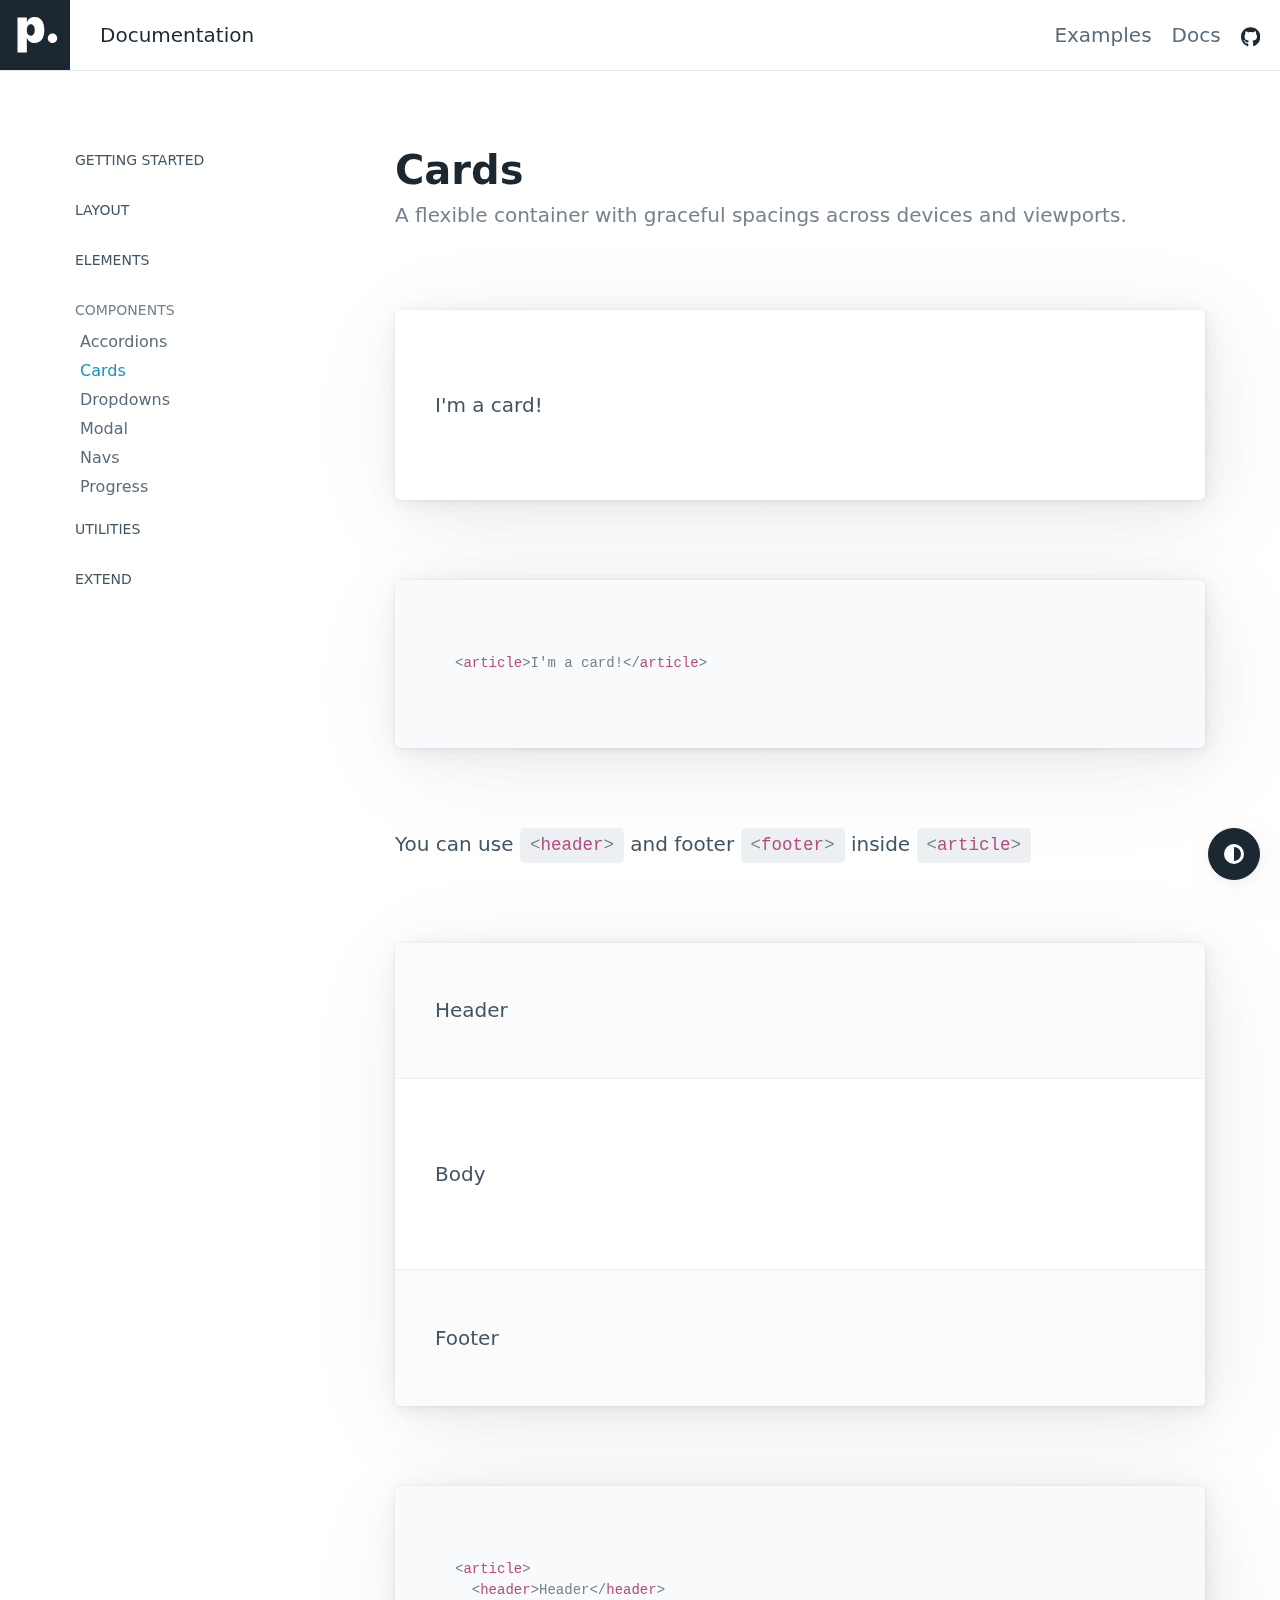
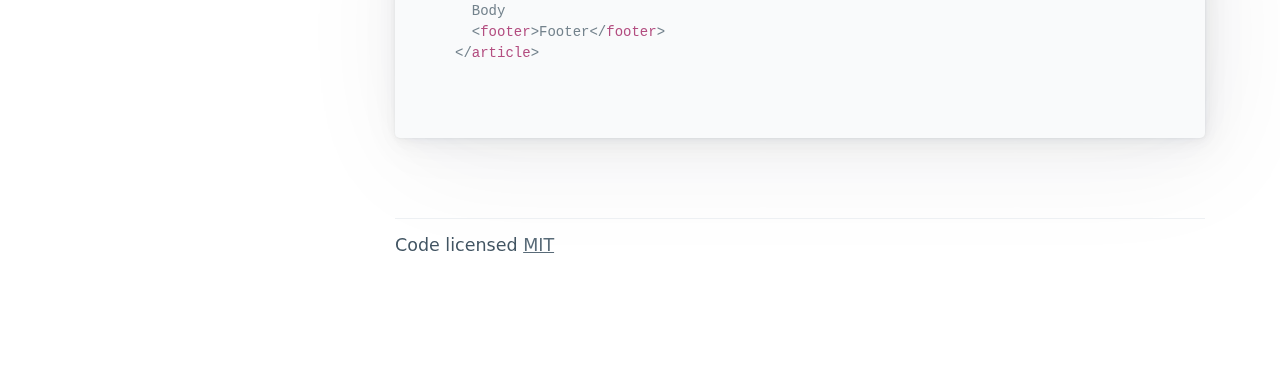
<file: pico/docs/cards.html>
<!doctype html><html lang="en"><head><meta charset="utf-8"><meta name="viewport" content="width=device-width,initial-scale=1"><title>Cards • Pico CSS</title><meta name="description" content="A flexible container with graceful spacings across devices and viewports."><link rel="shortcut icon" href="https://picocss.com/favicon.ico"><link rel="stylesheet" href="../css/pico.min.css"><link rel="stylesheet" href="css/pico.docs.min.css"><link rel="canonical" href="https://picocss.com/docs/cards.html"></head><body><nav class="container-fluid"><ul><li><a href="https://picocss.com" aria-label="Back home"><svg aria-hidden="true" focusable="false" role="img" xmlns="http://www.w3.org/2000/svg" viewBox="0 0 1000 1000" height="56px"><path fill="currentColor" d="M633.43 429.23c0 118.38-49.76 184.72-138.87 184.72-53 0-92.04-25.37-108.62-67.32h-2.6v203.12H250V249.7h133.67v64.72h2.28c17.24-43.9 55.3-69.92 107-69.92 90.4 0 140.48 66.02 140.48 184.73zm-136.6 0c0-49.76-22.1-81.96-56.9-81.96s-56.9 32.2-57.24 82.28c.33 50.4 22.1 81.63 57.24 81.63 35.12 0 56.9-31.87 56.9-81.95zM682.5 547.5c0-37.32 30.18-67.5 67.5-67.5s67.5 30.18 67.5 67.5S787.32 615 750 615s-67.5-30.18-67.5-67.5z"/></svg></a></li><li>Documentation</li></ul><ul><li><a href="https://picocss.com#examples" class="secondary">Examples</a></li><li><a href="./" class="secondary">Docs</a></li><li><a href="https://github.com/picocss/pico" class="contrast" aria-label="Pico GitHub repository"><svg aria-hidden="true" focusable="false" role="img" xmlns="http://www.w3.org/2000/svg" viewBox="0 0 496 512" height="16px"><path fill="currentColor" d="M165.9 397.4c0 2-2.3 3.6-5.2 3.6-3.3.3-5.6-1.3-5.6-3.6 0-2 2.3-3.6 5.2-3.6 3-.3 5.6 1.3 5.6 3.6zm-31.1-4.5c-.7 2 1.3 4.3 4.3 4.9 2.6 1 5.6 0 6.2-2s-1.3-4.3-4.3-5.2c-2.6-.7-5.5.3-6.2 2.3zm44.2-1.7c-2.9.7-4.9 2.6-4.6 4.9.3 2 2.9 3.3 5.9 2.6 2.9-.7 4.9-2.6 4.6-4.6-.3-1.9-3-3.2-5.9-2.9zM244.8 8C106.1 8 0 113.3 0 252c0 110.9 69.8 205.8 169.5 239.2 12.8 2.3 17.3-5.6 17.3-12.1 0-6.2-.3-40.4-.3-61.4 0 0-70 15-84.7-29.8 0 0-11.4-29.1-27.8-36.6 0 0-22.9-15.7 1.6-15.4 0 0 24.9 2 38.6 25.8 21.9 38.6 58.6 27.5 72.9 20.9 2.3-16 8.8-27.1 16-33.7-55.9-6.2-112.3-14.3-112.3-110.5 0-27.5 7.6-41.3 23.6-58.9-2.6-6.5-11.1-33.3 2.6-67.9 20.9-6.5 69 27 69 27 20-5.6 41.5-8.5 62.8-8.5s42.8 2.9 62.8 8.5c0 0 48.1-33.6 69-27 13.7 34.7 5.2 61.4 2.6 67.9 16 17.7 25.8 31.5 25.8 58.9 0 96.5-58.9 104.2-114.8 110.5 9.2 7.9 17 22.9 17 46.4 0 33.7-.3 75.4-.3 83.6 0 6.5 4.6 14.4 17.3 12.1C428.2 457.8 496 362.9 496 252 496 113.3 383.5 8 244.8 8zM97.2 352.9c-1.3 1-1 3.3.7 5.2 1.6 1.6 3.9 2.3 5.2 1 1.3-1 1-3.3-.7-5.2-1.6-1.6-3.9-2.3-5.2-1zm-10.8-8.1c-.7 1.3.3 2.9 2.3 3.9 1.6 1 3.6.7 4.3-.7.7-1.3-.3-2.9-2.3-3.9-2-.6-3.6-.3-4.3.7zm32.4 35.6c-1.6 1.3-1 4.3 1.3 6.2 2.3 2.3 5.2 2.6 6.5 1 1.3-1.3.7-4.3-1.3-6.2-2.2-2.3-5.2-2.6-6.5-1zm-11.4-14.7c-1.6 1-1.6 3.6 0 5.9 1.6 2.3 4.3 3.3 5.6 2.3 1.6-1.3 1.6-3.9 0-6.2-1.4-2.3-4-3.3-5.6-2z"></path></svg></a></li></ul></nav><main class="container" id="docs"><aside><nav class="closed-on-mobile"><a href="./" class="secondary" id="toggle-docs-navigation"><svg xmlns="http://www.w3.org/2000/svg" class="expand" fill="currentColor" viewBox="0 0 16 16" height="16px"><title>Expand</title><path fill-rule="evenodd" d="M1 8a.5.5 0 0 1 .5-.5h13a.5.5 0 0 1 0 1h-13A.5.5 0 0 1 1 8zM7.646.146a.5.5 0 0 1 .708 0l2 2a.5.5 0 0 1-.708.708L8.5 1.707V5.5a.5.5 0 0 1-1 0V1.707L6.354 2.854a.5.5 0 1 1-.708-.708l2-2zM8 10a.5.5 0 0 1 .5.5v3.793l1.146-1.147a.5.5 0 0 1 .708.708l-2 2a.5.5 0 0 1-.708 0l-2-2a.5.5 0 0 1 .708-.708L7.5 14.293V10.5A.5.5 0 0 1 8 10z"></path></svg> <svg xmlns="http://www.w3.org/2000/svg" class="collapse" fill="currentColor" viewBox="0 0 16 16" height="16px"><title>Collapse</title><path fill-rule="evenodd" d="M1 8a.5.5 0 0 1 .5-.5h13a.5.5 0 0 1 0 1h-13A.5.5 0 0 1 1 8zm7-8a.5.5 0 0 1 .5.5v3.793l1.146-1.147a.5.5 0 0 1 .708.708l-2 2a.5.5 0 0 1-.708 0l-2-2a.5.5 0 1 1 .708-.708L7.5 4.293V.5A.5.5 0 0 1 8 0zm-.5 11.707l-1.146 1.147a.5.5 0 0 1-.708-.708l2-2a.5.5 0 0 1 .708 0l2 2a.5.5 0 0 1-.708.708L8.5 11.707V15.5a.5.5 0 0 1-1 0v-3.793z"></path></svg> Table of contents</a><details><summary>Getting started</summary><ul><li><a href="./" id="start-link" class="secondary">Usage</a></li><li><a href="./themes.html" id="themes-link" class="secondary">Themes</a></li><li><a href="./customization.html" id="customization-link" class="secondary">Customization</a></li><li><a href="./classless.html" id="classless-link" class="secondary">Class-less version</a></li><li><a href="./rtl.html" id="rtl-link" class="secondary">RTL</a></li></ul></details><details><summary>Layout</summary><ul><li><a href="./containers.html" id="containers-link" class="secondary">Containers</a></li><li><a href="./grid.html" id="grid-link" class="secondary">Grid</a></li><li><a href="./scroller.html" id="scroller-link" class="secondary">Horizontal scroller</a></li></ul></details><details><summary>Elements</summary><ul><li><a href="./typography.html" id="typography-link" class="secondary">Typography</a></li><li><a href="./buttons.html" id="buttons-link" class="secondary">Buttons</a></li><li><a href="./forms.html" id="forms-link" class="secondary">Forms</a></li><li><a href="./tables.html" id="tables-link" class="secondary">Tables</a></li></ul></details><details><summary>Components</summary><ul><li><a href="./accordions.html" id="accordions-link" class="secondary">Accordions</a></li><li><a href="./cards.html" id="cards-link" class="secondary">Cards</a></li><li><a href="./dropdowns.html" id="dropdowns-link" class="secondary">Dropdowns</a></li><li><a href="./modal.html" id="modal-link" class="secondary">Modal</a></li><li><a href="./navs.html" id="navs-link" class="secondary">Navs</a></li><li><a href="./progress.html" id="progress-link" class="secondary">Progress</a></li></ul></details><details><summary>Utilities</summary><ul><li><a href="./loading.html" id="loading-link" class="secondary">Loading</a></li><li><a href="./tooltips.html" id="tooltips-link" class="secondary">Tooltips</a></li></ul></details><details><summary>Extend</summary><ul><li><a href="./we-love-classes.html" id="we-love-classes-link" class="secondary">We love .classes</a></li></ul></details></nav><script>const activeLink=document.querySelector("aside a#cards-link"),parentAccordion=activeLink.closest("details");activeLink.setAttribute("aria-current","page"),parentAccordion.setAttribute("open","true")</script></aside><div role="document"><section id="cards"><hgroup><h1>Cards</h1><h2>A flexible container with graceful spacings across devices and viewports.</h2></hgroup><article aria-label="Card example">I'm a card!</article><pre><code>&lt;<b>article</b>&gt;I'm a card!&lt;/<b>article</b>&gt;</code></pre><p>You can use <code>&lt;<b>header</b>&gt;</code> and footer <code>&lt;<b>footer</b>&gt;</code> inside <code>&lt;<b>article</b>&gt;</code></p><article aria-label="Card sectioning example"><header>Header</header>Body<footer>Footer</footer></article><pre><code>&lt;<b>article</b>&gt;
  &lt;<b>header</b>&gt;Header&lt;/<b>header</b>&gt;
  Body
  &lt;<b>footer</b>&gt;Footer&lt;/<b>footer</b>&gt;
&lt;/<b>article</b>&gt;</code></pre></section><footer><hr><p><small>Code licensed <a href="https://github.com/picocss/pico/blob/master/LICENSE.md" class="secondary">MIT</a></small></p></footer></div></main><script src="js/commons.min.js"></script></body></html>
</file>
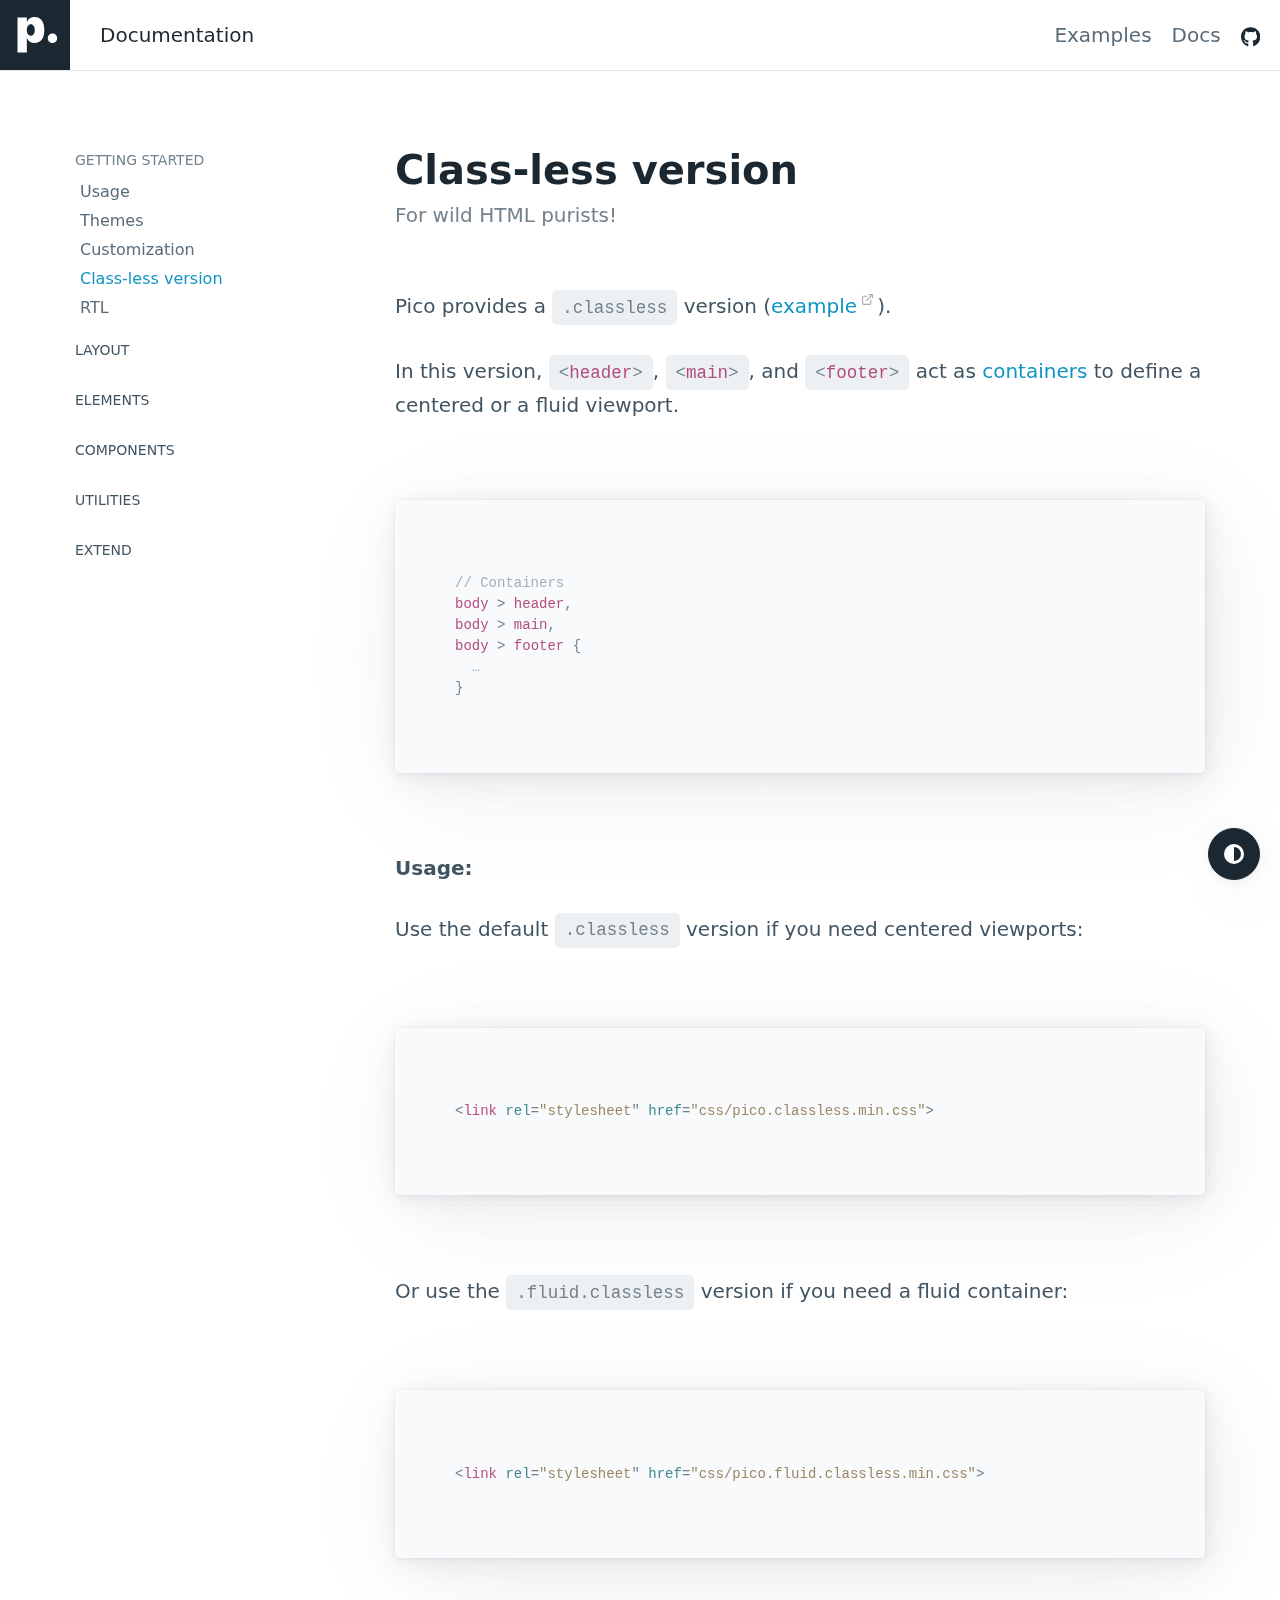
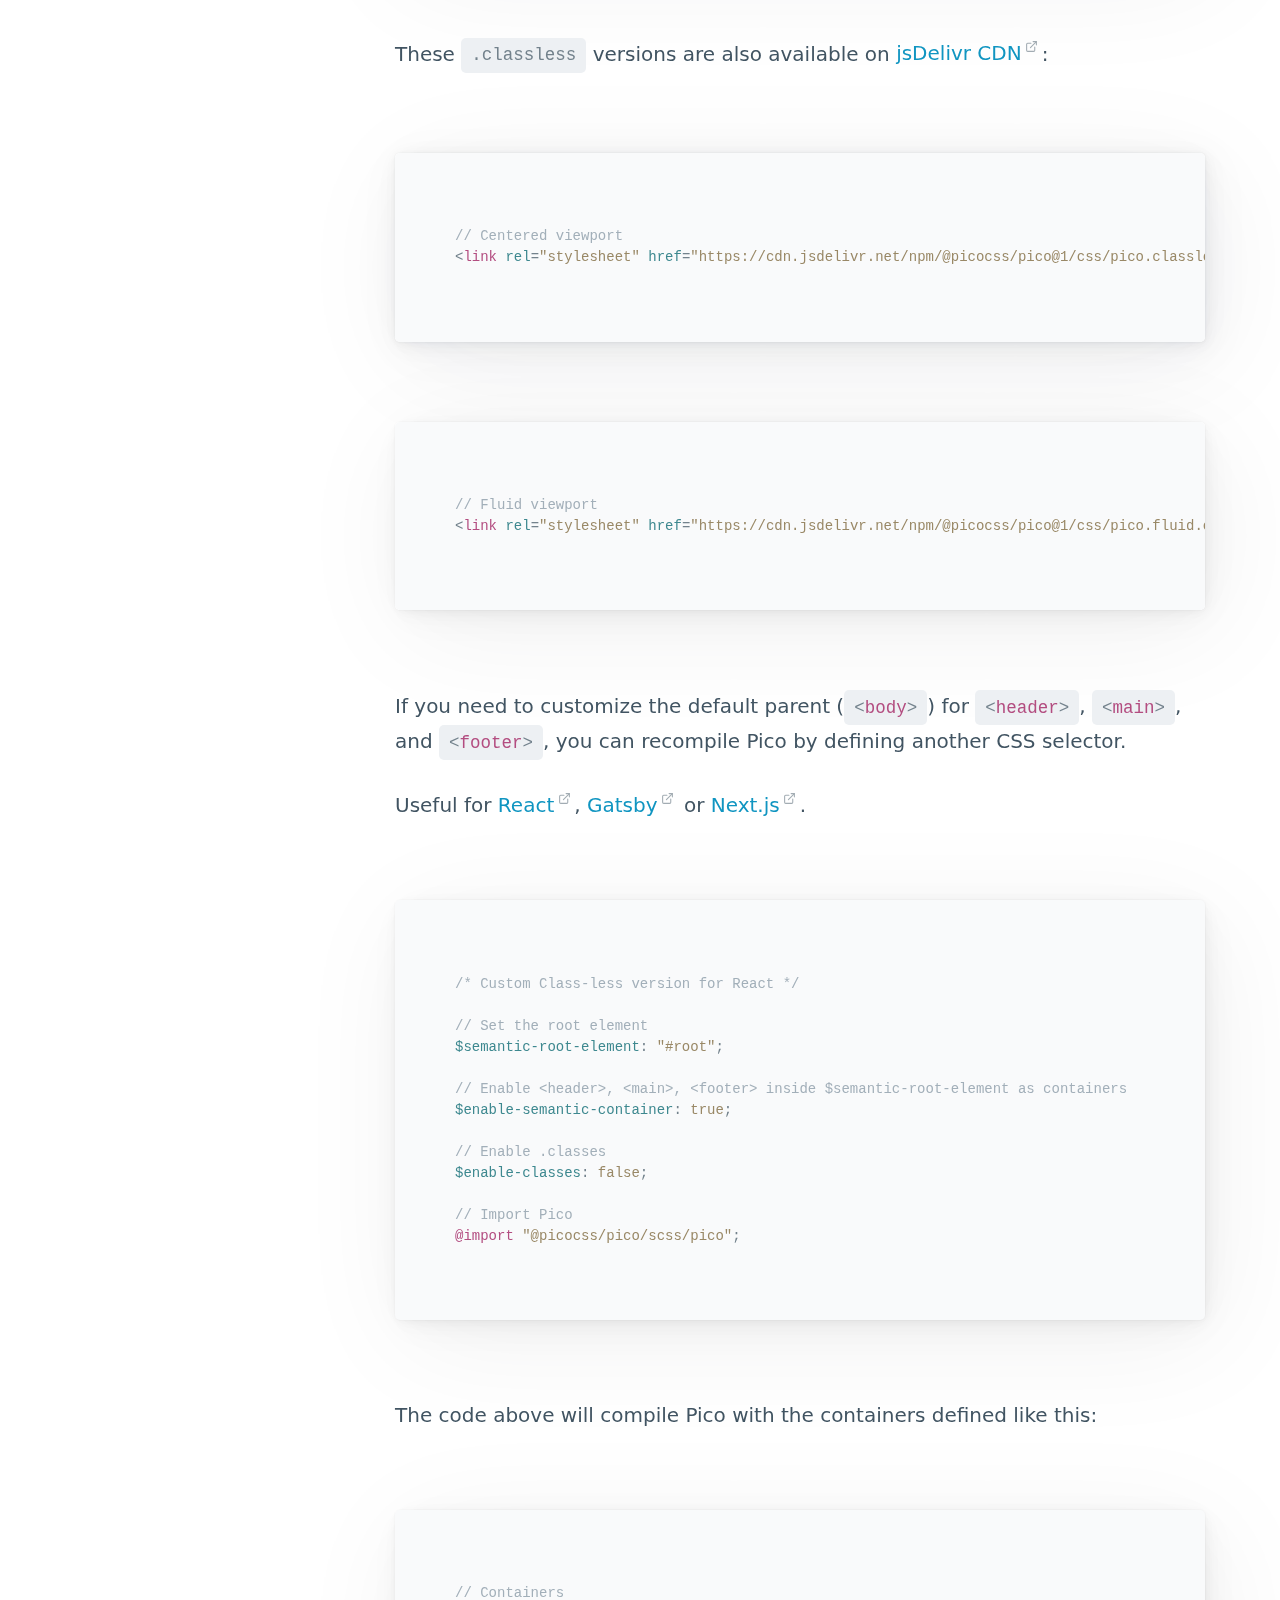
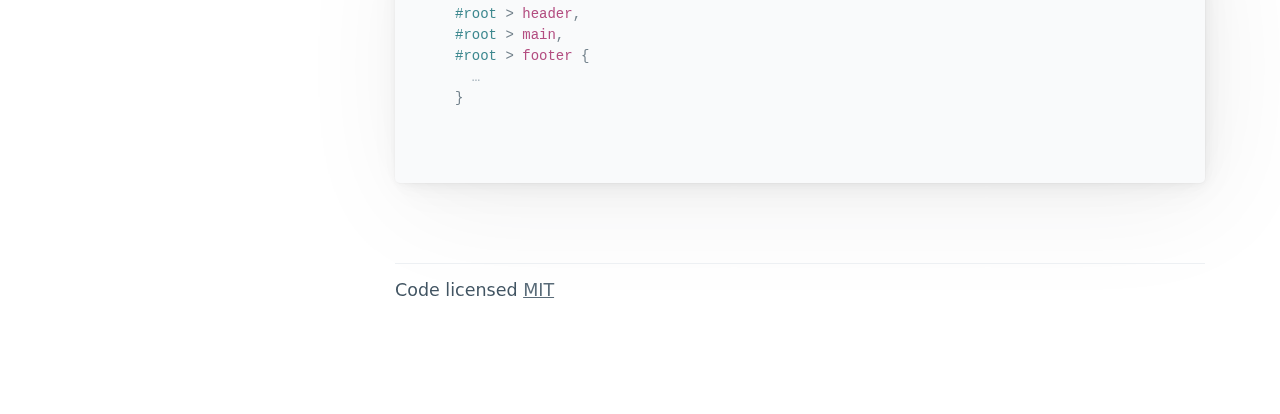
<file: pico/docs/classless.html>
<!doctype html><html lang="en"><head><meta charset="utf-8"><meta name="viewport" content="width=device-width,initial-scale=1"><title>Class-less version • Pico CSS</title><meta name="description" content="For wild HTML purists, Pico provides a .classless version."><link rel="shortcut icon" href="https://picocss.com/favicon.ico"><link rel="stylesheet" href="../css/pico.min.css"><link rel="stylesheet" href="css/pico.docs.min.css"><link rel="canonical" href="https://picocss.com/docs/classless.html"></head><body><nav class="container-fluid"><ul><li><a href="https://picocss.com" aria-label="Back home"><svg aria-hidden="true" focusable="false" role="img" xmlns="http://www.w3.org/2000/svg" viewBox="0 0 1000 1000" height="56px"><path fill="currentColor" d="M633.43 429.23c0 118.38-49.76 184.72-138.87 184.72-53 0-92.04-25.37-108.62-67.32h-2.6v203.12H250V249.7h133.67v64.72h2.28c17.24-43.9 55.3-69.92 107-69.92 90.4 0 140.48 66.02 140.48 184.73zm-136.6 0c0-49.76-22.1-81.96-56.9-81.96s-56.9 32.2-57.24 82.28c.33 50.4 22.1 81.63 57.24 81.63 35.12 0 56.9-31.87 56.9-81.95zM682.5 547.5c0-37.32 30.18-67.5 67.5-67.5s67.5 30.18 67.5 67.5S787.32 615 750 615s-67.5-30.18-67.5-67.5z"/></svg></a></li><li>Documentation</li></ul><ul><li><a href="https://picocss.com#examples" class="secondary">Examples</a></li><li><a href="./" class="secondary">Docs</a></li><li><a href="https://github.com/picocss/pico" class="contrast" aria-label="Pico GitHub repository"><svg aria-hidden="true" focusable="false" role="img" xmlns="http://www.w3.org/2000/svg" viewBox="0 0 496 512" height="16px"><path fill="currentColor" d="M165.9 397.4c0 2-2.3 3.6-5.2 3.6-3.3.3-5.6-1.3-5.6-3.6 0-2 2.3-3.6 5.2-3.6 3-.3 5.6 1.3 5.6 3.6zm-31.1-4.5c-.7 2 1.3 4.3 4.3 4.9 2.6 1 5.6 0 6.2-2s-1.3-4.3-4.3-5.2c-2.6-.7-5.5.3-6.2 2.3zm44.2-1.7c-2.9.7-4.9 2.6-4.6 4.9.3 2 2.9 3.3 5.9 2.6 2.9-.7 4.9-2.6 4.6-4.6-.3-1.9-3-3.2-5.9-2.9zM244.8 8C106.1 8 0 113.3 0 252c0 110.9 69.8 205.8 169.5 239.2 12.8 2.3 17.3-5.6 17.3-12.1 0-6.2-.3-40.4-.3-61.4 0 0-70 15-84.7-29.8 0 0-11.4-29.1-27.8-36.6 0 0-22.9-15.7 1.6-15.4 0 0 24.9 2 38.6 25.8 21.9 38.6 58.6 27.5 72.9 20.9 2.3-16 8.8-27.1 16-33.7-55.9-6.2-112.3-14.3-112.3-110.5 0-27.5 7.6-41.3 23.6-58.9-2.6-6.5-11.1-33.3 2.6-67.9 20.9-6.5 69 27 69 27 20-5.6 41.5-8.5 62.8-8.5s42.8 2.9 62.8 8.5c0 0 48.1-33.6 69-27 13.7 34.7 5.2 61.4 2.6 67.9 16 17.7 25.8 31.5 25.8 58.9 0 96.5-58.9 104.2-114.8 110.5 9.2 7.9 17 22.9 17 46.4 0 33.7-.3 75.4-.3 83.6 0 6.5 4.6 14.4 17.3 12.1C428.2 457.8 496 362.9 496 252 496 113.3 383.5 8 244.8 8zM97.2 352.9c-1.3 1-1 3.3.7 5.2 1.6 1.6 3.9 2.3 5.2 1 1.3-1 1-3.3-.7-5.2-1.6-1.6-3.9-2.3-5.2-1zm-10.8-8.1c-.7 1.3.3 2.9 2.3 3.9 1.6 1 3.6.7 4.3-.7.7-1.3-.3-2.9-2.3-3.9-2-.6-3.6-.3-4.3.7zm32.4 35.6c-1.6 1.3-1 4.3 1.3 6.2 2.3 2.3 5.2 2.6 6.5 1 1.3-1.3.7-4.3-1.3-6.2-2.2-2.3-5.2-2.6-6.5-1zm-11.4-14.7c-1.6 1-1.6 3.6 0 5.9 1.6 2.3 4.3 3.3 5.6 2.3 1.6-1.3 1.6-3.9 0-6.2-1.4-2.3-4-3.3-5.6-2z"></path></svg></a></li></ul></nav><main class="container" id="docs"><aside><nav class="closed-on-mobile"><a href="./" class="secondary" id="toggle-docs-navigation"><svg xmlns="http://www.w3.org/2000/svg" class="expand" fill="currentColor" viewBox="0 0 16 16" height="16px"><title>Expand</title><path fill-rule="evenodd" d="M1 8a.5.5 0 0 1 .5-.5h13a.5.5 0 0 1 0 1h-13A.5.5 0 0 1 1 8zM7.646.146a.5.5 0 0 1 .708 0l2 2a.5.5 0 0 1-.708.708L8.5 1.707V5.5a.5.5 0 0 1-1 0V1.707L6.354 2.854a.5.5 0 1 1-.708-.708l2-2zM8 10a.5.5 0 0 1 .5.5v3.793l1.146-1.147a.5.5 0 0 1 .708.708l-2 2a.5.5 0 0 1-.708 0l-2-2a.5.5 0 0 1 .708-.708L7.5 14.293V10.5A.5.5 0 0 1 8 10z"></path></svg> <svg xmlns="http://www.w3.org/2000/svg" class="collapse" fill="currentColor" viewBox="0 0 16 16" height="16px"><title>Collapse</title><path fill-rule="evenodd" d="M1 8a.5.5 0 0 1 .5-.5h13a.5.5 0 0 1 0 1h-13A.5.5 0 0 1 1 8zm7-8a.5.5 0 0 1 .5.5v3.793l1.146-1.147a.5.5 0 0 1 .708.708l-2 2a.5.5 0 0 1-.708 0l-2-2a.5.5 0 1 1 .708-.708L7.5 4.293V.5A.5.5 0 0 1 8 0zm-.5 11.707l-1.146 1.147a.5.5 0 0 1-.708-.708l2-2a.5.5 0 0 1 .708 0l2 2a.5.5 0 0 1-.708.708L8.5 11.707V15.5a.5.5 0 0 1-1 0v-3.793z"></path></svg> Table of contents</a><details><summary>Getting started</summary><ul><li><a href="./" id="start-link" class="secondary">Usage</a></li><li><a href="./themes.html" id="themes-link" class="secondary">Themes</a></li><li><a href="./customization.html" id="customization-link" class="secondary">Customization</a></li><li><a href="./classless.html" id="classless-link" class="secondary">Class-less version</a></li><li><a href="./rtl.html" id="rtl-link" class="secondary">RTL</a></li></ul></details><details><summary>Layout</summary><ul><li><a href="./containers.html" id="containers-link" class="secondary">Containers</a></li><li><a href="./grid.html" id="grid-link" class="secondary">Grid</a></li><li><a href="./scroller.html" id="scroller-link" class="secondary">Horizontal scroller</a></li></ul></details><details><summary>Elements</summary><ul><li><a href="./typography.html" id="typography-link" class="secondary">Typography</a></li><li><a href="./buttons.html" id="buttons-link" class="secondary">Buttons</a></li><li><a href="./forms.html" id="forms-link" class="secondary">Forms</a></li><li><a href="./tables.html" id="tables-link" class="secondary">Tables</a></li></ul></details><details><summary>Components</summary><ul><li><a href="./accordions.html" id="accordions-link" class="secondary">Accordions</a></li><li><a href="./cards.html" id="cards-link" class="secondary">Cards</a></li><li><a href="./dropdowns.html" id="dropdowns-link" class="secondary">Dropdowns</a></li><li><a href="./modal.html" id="modal-link" class="secondary">Modal</a></li><li><a href="./navs.html" id="navs-link" class="secondary">Navs</a></li><li><a href="./progress.html" id="progress-link" class="secondary">Progress</a></li></ul></details><details><summary>Utilities</summary><ul><li><a href="./loading.html" id="loading-link" class="secondary">Loading</a></li><li><a href="./tooltips.html" id="tooltips-link" class="secondary">Tooltips</a></li></ul></details><details><summary>Extend</summary><ul><li><a href="./we-love-classes.html" id="we-love-classes-link" class="secondary">We love .classes</a></li></ul></details></nav><script>const activeLink=document.querySelector("aside a#classless-link"),parentAccordion=activeLink.closest("details");activeLink.setAttribute("aria-current","page"),parentAccordion.setAttribute("open","true")</script></aside><div role="document"><section id="classless"><hgroup><h1>Class-less version</h1><h2>For wild HTML purists!</h2></hgroup><p>Pico provides a <code>.classless</code> version (<a href="https://codesandbox.io/s/github/picocss/examples/tree/master/v1-classless">example</a>).</p><p>In this version, <code>&lt;<b>header</b>&gt;</code>, <code>&lt;<b>main</b>&gt;</code>, and <code>&lt;<b>footer</b>&gt;</code> act as <a href="./containers.html">containers</a> to define a centered or a fluid viewport.</p><pre><code><em>// Containers</em>
<b>body</b> > <b>header</b>,
<b>body</b> > <b>main</b>,
<b>body</b> > <b>footer</b> {
  <em>…</em>
}
</code></pre><p><strong>Usage:</strong></p><p>Use the default <code>.classless</code> version if you need centered viewports:</p><pre><code>&lt;<b>link</b> <i>rel</i>=<u>"stylesheet</u>" <i>href</i>=<u>"css/pico.classless.min.css"</u>&gt;</code></pre><p>Or use the <code>.fluid.classless</code> version if you need a fluid container:</p><pre><code>&lt;<b>link</b> <i>rel</i>=<u>"stylesheet</u>" <i>href</i>=<u>"css/pico.fluid.classless.min.css"</u>&gt;</code></pre><p>These <code>.classless</code> versions are also available on <a href="https://www.jsdelivr.com/package/npm/@picocss/pico">jsDelivr CDN</a>:</p><pre><code><em>// Centered viewport</em>
&lt;<b>link</b> <i>rel</i>=<u>"stylesheet"</u> <i>href</i>=<u>"https://cdn.jsdelivr.net/npm/@picocss/pico@1/css/pico.classless.min.css"</u>&gt;
</code></pre><pre><code><em>// Fluid viewport</em>
&lt;<b>link</b> <i>rel</i>=<u>"stylesheet"</u> <i>href</i>=<u>"https://cdn.jsdelivr.net/npm/@picocss/pico@1/css/pico.fluid.classless.min.css"</u>&gt;
</code></pre><p>If you need to customize the default parent (<code>&lt;<b>body</b>&gt;</code>) for <code>&lt;<b>header</b>&gt;</code>, <code>&lt;<b>main</b>&gt;</code>, and <code>&lt;<b>footer</b>&gt;</code>, you can recompile Pico by defining another CSS selector.</p><p>Useful for <a href="https://reactjs.org/">React</a>, <a href="https://www.gatsbyjs.com/">Gatsby</a> or <a href="https://nextjs.org/">Next.js</a>.</p><pre><code><em>/* Custom Class-less version for React */</em>

<em>// Set the root element</em>
<i>$semantic-root-element</i>: <u>"#root"</u>;

<em>// Enable &lt;header&gt;, &lt;main&gt;, &lt;footer&gt; inside $semantic-root-element as containers</em>
<i>$enable-semantic-container</i>: <u>true</u>;

<em>// Enable .classes</em>
<i>$enable-classes</i>: <u>false</u>;

<em>// Import Pico</em>
<b>@import</b> <u>"@picocss/pico/scss/pico"</u>;</code></pre><p>The code above will compile Pico with the containers defined like this:</p><pre><code><em>// Containers</em>
<i>#root</i> > <b>header</b>,
<i>#root</i> > <b>main</b>,
<i>#root</i> > <b>footer</b> {
  <em>…</em>
}
</code></pre></section><footer><hr><p><small>Code licensed <a href="https://github.com/picocss/pico/blob/master/LICENSE.md" class="secondary">MIT</a></small></p></footer></div></main><script src="js/commons.min.js"></script></body></html>
</file>
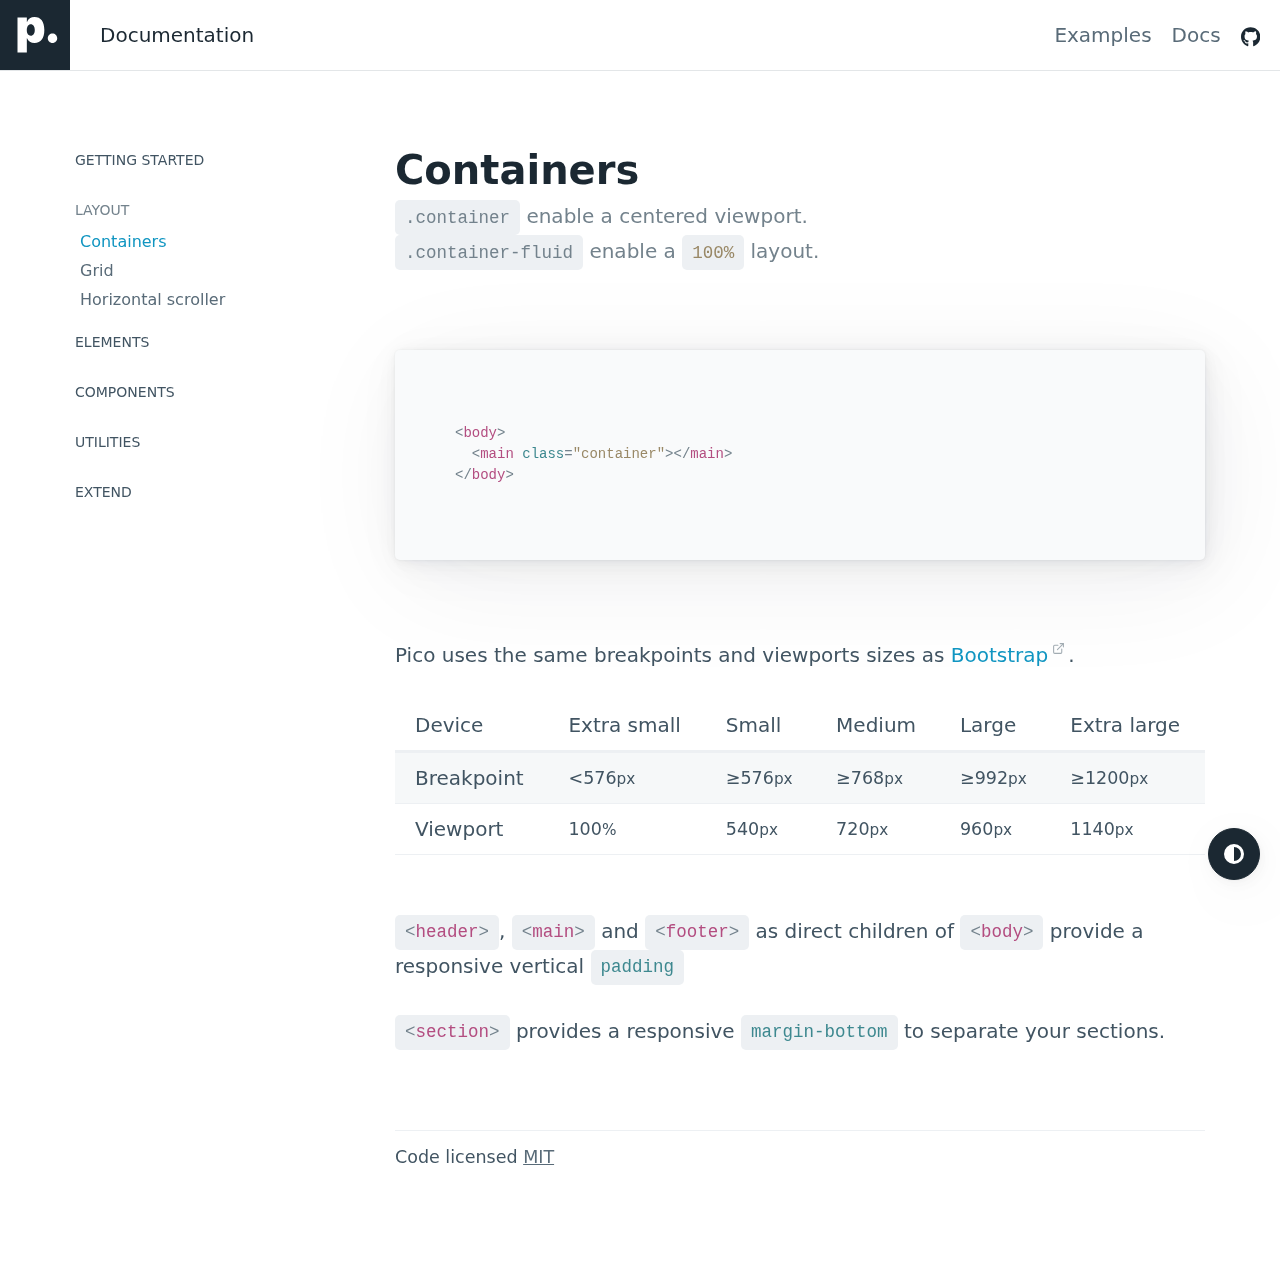
<file: pico/docs/containers.html>
<!doctype html><html lang="en"><head><meta charset="utf-8"><meta name="viewport" content="width=device-width,initial-scale=1"><title>Containers • Pico CSS</title><meta name="description" content=".container enable a centered viewport, .container-fluid enable a 100% layout."><link rel="shortcut icon" href="https://picocss.com/favicon.ico"><link rel="stylesheet" href="../css/pico.min.css"><link rel="stylesheet" href="css/pico.docs.min.css"><link rel="canonical" href="https://picocss.com/docs/containers.html"></head><body><nav class="container-fluid"><ul><li><a href="https://picocss.com" aria-label="Back home"><svg aria-hidden="true" focusable="false" role="img" xmlns="http://www.w3.org/2000/svg" viewBox="0 0 1000 1000" height="56px"><path fill="currentColor" d="M633.43 429.23c0 118.38-49.76 184.72-138.87 184.72-53 0-92.04-25.37-108.62-67.32h-2.6v203.12H250V249.7h133.67v64.72h2.28c17.24-43.9 55.3-69.92 107-69.92 90.4 0 140.48 66.02 140.48 184.73zm-136.6 0c0-49.76-22.1-81.96-56.9-81.96s-56.9 32.2-57.24 82.28c.33 50.4 22.1 81.63 57.24 81.63 35.12 0 56.9-31.87 56.9-81.95zM682.5 547.5c0-37.32 30.18-67.5 67.5-67.5s67.5 30.18 67.5 67.5S787.32 615 750 615s-67.5-30.18-67.5-67.5z"/></svg></a></li><li>Documentation</li></ul><ul><li><a href="https://picocss.com#examples" class="secondary">Examples</a></li><li><a href="./" class="secondary">Docs</a></li><li><a href="https://github.com/picocss/pico" class="contrast" aria-label="Pico GitHub repository"><svg aria-hidden="true" focusable="false" role="img" xmlns="http://www.w3.org/2000/svg" viewBox="0 0 496 512" height="16px"><path fill="currentColor" d="M165.9 397.4c0 2-2.3 3.6-5.2 3.6-3.3.3-5.6-1.3-5.6-3.6 0-2 2.3-3.6 5.2-3.6 3-.3 5.6 1.3 5.6 3.6zm-31.1-4.5c-.7 2 1.3 4.3 4.3 4.9 2.6 1 5.6 0 6.2-2s-1.3-4.3-4.3-5.2c-2.6-.7-5.5.3-6.2 2.3zm44.2-1.7c-2.9.7-4.9 2.6-4.6 4.9.3 2 2.9 3.3 5.9 2.6 2.9-.7 4.9-2.6 4.6-4.6-.3-1.9-3-3.2-5.9-2.9zM244.8 8C106.1 8 0 113.3 0 252c0 110.9 69.8 205.8 169.5 239.2 12.8 2.3 17.3-5.6 17.3-12.1 0-6.2-.3-40.4-.3-61.4 0 0-70 15-84.7-29.8 0 0-11.4-29.1-27.8-36.6 0 0-22.9-15.7 1.6-15.4 0 0 24.9 2 38.6 25.8 21.9 38.6 58.6 27.5 72.9 20.9 2.3-16 8.8-27.1 16-33.7-55.9-6.2-112.3-14.3-112.3-110.5 0-27.5 7.6-41.3 23.6-58.9-2.6-6.5-11.1-33.3 2.6-67.9 20.9-6.5 69 27 69 27 20-5.6 41.5-8.5 62.8-8.5s42.8 2.9 62.8 8.5c0 0 48.1-33.6 69-27 13.7 34.7 5.2 61.4 2.6 67.9 16 17.7 25.8 31.5 25.8 58.9 0 96.5-58.9 104.2-114.8 110.5 9.2 7.9 17 22.9 17 46.4 0 33.7-.3 75.4-.3 83.6 0 6.5 4.6 14.4 17.3 12.1C428.2 457.8 496 362.9 496 252 496 113.3 383.5 8 244.8 8zM97.2 352.9c-1.3 1-1 3.3.7 5.2 1.6 1.6 3.9 2.3 5.2 1 1.3-1 1-3.3-.7-5.2-1.6-1.6-3.9-2.3-5.2-1zm-10.8-8.1c-.7 1.3.3 2.9 2.3 3.9 1.6 1 3.6.7 4.3-.7.7-1.3-.3-2.9-2.3-3.9-2-.6-3.6-.3-4.3.7zm32.4 35.6c-1.6 1.3-1 4.3 1.3 6.2 2.3 2.3 5.2 2.6 6.5 1 1.3-1.3.7-4.3-1.3-6.2-2.2-2.3-5.2-2.6-6.5-1zm-11.4-14.7c-1.6 1-1.6 3.6 0 5.9 1.6 2.3 4.3 3.3 5.6 2.3 1.6-1.3 1.6-3.9 0-6.2-1.4-2.3-4-3.3-5.6-2z"></path></svg></a></li></ul></nav><main class="container" id="docs"><aside><nav class="closed-on-mobile"><a href="./" class="secondary" id="toggle-docs-navigation"><svg xmlns="http://www.w3.org/2000/svg" class="expand" fill="currentColor" viewBox="0 0 16 16" height="16px"><title>Expand</title><path fill-rule="evenodd" d="M1 8a.5.5 0 0 1 .5-.5h13a.5.5 0 0 1 0 1h-13A.5.5 0 0 1 1 8zM7.646.146a.5.5 0 0 1 .708 0l2 2a.5.5 0 0 1-.708.708L8.5 1.707V5.5a.5.5 0 0 1-1 0V1.707L6.354 2.854a.5.5 0 1 1-.708-.708l2-2zM8 10a.5.5 0 0 1 .5.5v3.793l1.146-1.147a.5.5 0 0 1 .708.708l-2 2a.5.5 0 0 1-.708 0l-2-2a.5.5 0 0 1 .708-.708L7.5 14.293V10.5A.5.5 0 0 1 8 10z"></path></svg> <svg xmlns="http://www.w3.org/2000/svg" class="collapse" fill="currentColor" viewBox="0 0 16 16" height="16px"><title>Collapse</title><path fill-rule="evenodd" d="M1 8a.5.5 0 0 1 .5-.5h13a.5.5 0 0 1 0 1h-13A.5.5 0 0 1 1 8zm7-8a.5.5 0 0 1 .5.5v3.793l1.146-1.147a.5.5 0 0 1 .708.708l-2 2a.5.5 0 0 1-.708 0l-2-2a.5.5 0 1 1 .708-.708L7.5 4.293V.5A.5.5 0 0 1 8 0zm-.5 11.707l-1.146 1.147a.5.5 0 0 1-.708-.708l2-2a.5.5 0 0 1 .708 0l2 2a.5.5 0 0 1-.708.708L8.5 11.707V15.5a.5.5 0 0 1-1 0v-3.793z"></path></svg> Table of contents</a><details><summary>Getting started</summary><ul><li><a href="./" id="start-link" class="secondary">Usage</a></li><li><a href="./themes.html" id="themes-link" class="secondary">Themes</a></li><li><a href="./customization.html" id="customization-link" class="secondary">Customization</a></li><li><a href="./classless.html" id="classless-link" class="secondary">Class-less version</a></li><li><a href="./rtl.html" id="rtl-link" class="secondary">RTL</a></li></ul></details><details><summary>Layout</summary><ul><li><a href="./containers.html" id="containers-link" class="secondary">Containers</a></li><li><a href="./grid.html" id="grid-link" class="secondary">Grid</a></li><li><a href="./scroller.html" id="scroller-link" class="secondary">Horizontal scroller</a></li></ul></details><details><summary>Elements</summary><ul><li><a href="./typography.html" id="typography-link" class="secondary">Typography</a></li><li><a href="./buttons.html" id="buttons-link" class="secondary">Buttons</a></li><li><a href="./forms.html" id="forms-link" class="secondary">Forms</a></li><li><a href="./tables.html" id="tables-link" class="secondary">Tables</a></li></ul></details><details><summary>Components</summary><ul><li><a href="./accordions.html" id="accordions-link" class="secondary">Accordions</a></li><li><a href="./cards.html" id="cards-link" class="secondary">Cards</a></li><li><a href="./dropdowns.html" id="dropdowns-link" class="secondary">Dropdowns</a></li><li><a href="./modal.html" id="modal-link" class="secondary">Modal</a></li><li><a href="./navs.html" id="navs-link" class="secondary">Navs</a></li><li><a href="./progress.html" id="progress-link" class="secondary">Progress</a></li></ul></details><details><summary>Utilities</summary><ul><li><a href="./loading.html" id="loading-link" class="secondary">Loading</a></li><li><a href="./tooltips.html" id="tooltips-link" class="secondary">Tooltips</a></li></ul></details><details><summary>Extend</summary><ul><li><a href="./we-love-classes.html" id="we-love-classes-link" class="secondary">We love .classes</a></li></ul></details></nav><script>const activeLink=document.querySelector("aside a#containers-link"),parentAccordion=activeLink.closest("details");activeLink.setAttribute("aria-current","page"),parentAccordion.setAttribute("open","true")</script></aside><div role="document"><section id="containers"><hgroup><h1>Containers</h1><h2><code>.container</code> enable a centered viewport.<br><code>.container-fluid</code> enable a <code><u>100%</u></code> layout.</h2></hgroup><pre><code>&lt;<b>body</b>&gt;
  &lt;<b>main</b> <i>class</i>=<u>"container"</u>&gt;&lt;/<b>main</b>&gt;
&lt;/<b>body</b>&gt;</code></pre><p>Pico uses the same breakpoints and viewports sizes as <a href="https://getbootstrap.com/docs/5.1/layout/breakpoints/#available-breakpoints">Bootstrap</a>.</p><figure><table role="grid"><thead><tr><th>Device</th><th>Extra&nbsp;small</th><th>Small</th><th>Medium</th><th>Large</th><th>Extra&nbsp;large</th></tr></thead><tbody><tr><th>Breakpoint</th><td>&lt;576<small>px</small></td><td>≥576<small>px</small></td><td>≥768<small>px</small></td><td>≥992<small>px</small></td><td>≥1200<small>px</small></td></tr><tr><th>Viewport</th><td>100<small>%</small></td><td>540<small>px</small></td><td>720<small>px</small></td><td>960<small>px</small></td><td>1140<small>px</small></td></tr></tbody></table></figure><p><code>&lt;<b>header</b>&gt;</code>, <code>&lt;<b>main</b>&gt;</code> and <code>&lt;<b>footer</b>&gt;</code> as direct children of <code>&lt;<b>body</b>&gt;</code> provide a responsive vertical <code><i>padding</i></code></p><p><code>&lt;<b>section</b>&gt;</code> provides a responsive <code><i>margin-bottom</i></code> to separate your sections.</p></section><footer><hr><p><small>Code licensed <a href="https://github.com/picocss/pico/blob/master/LICENSE.md" class="secondary">MIT</a></small></p></footer></div></main><script src="js/commons.min.js"></script></body></html>
</file>
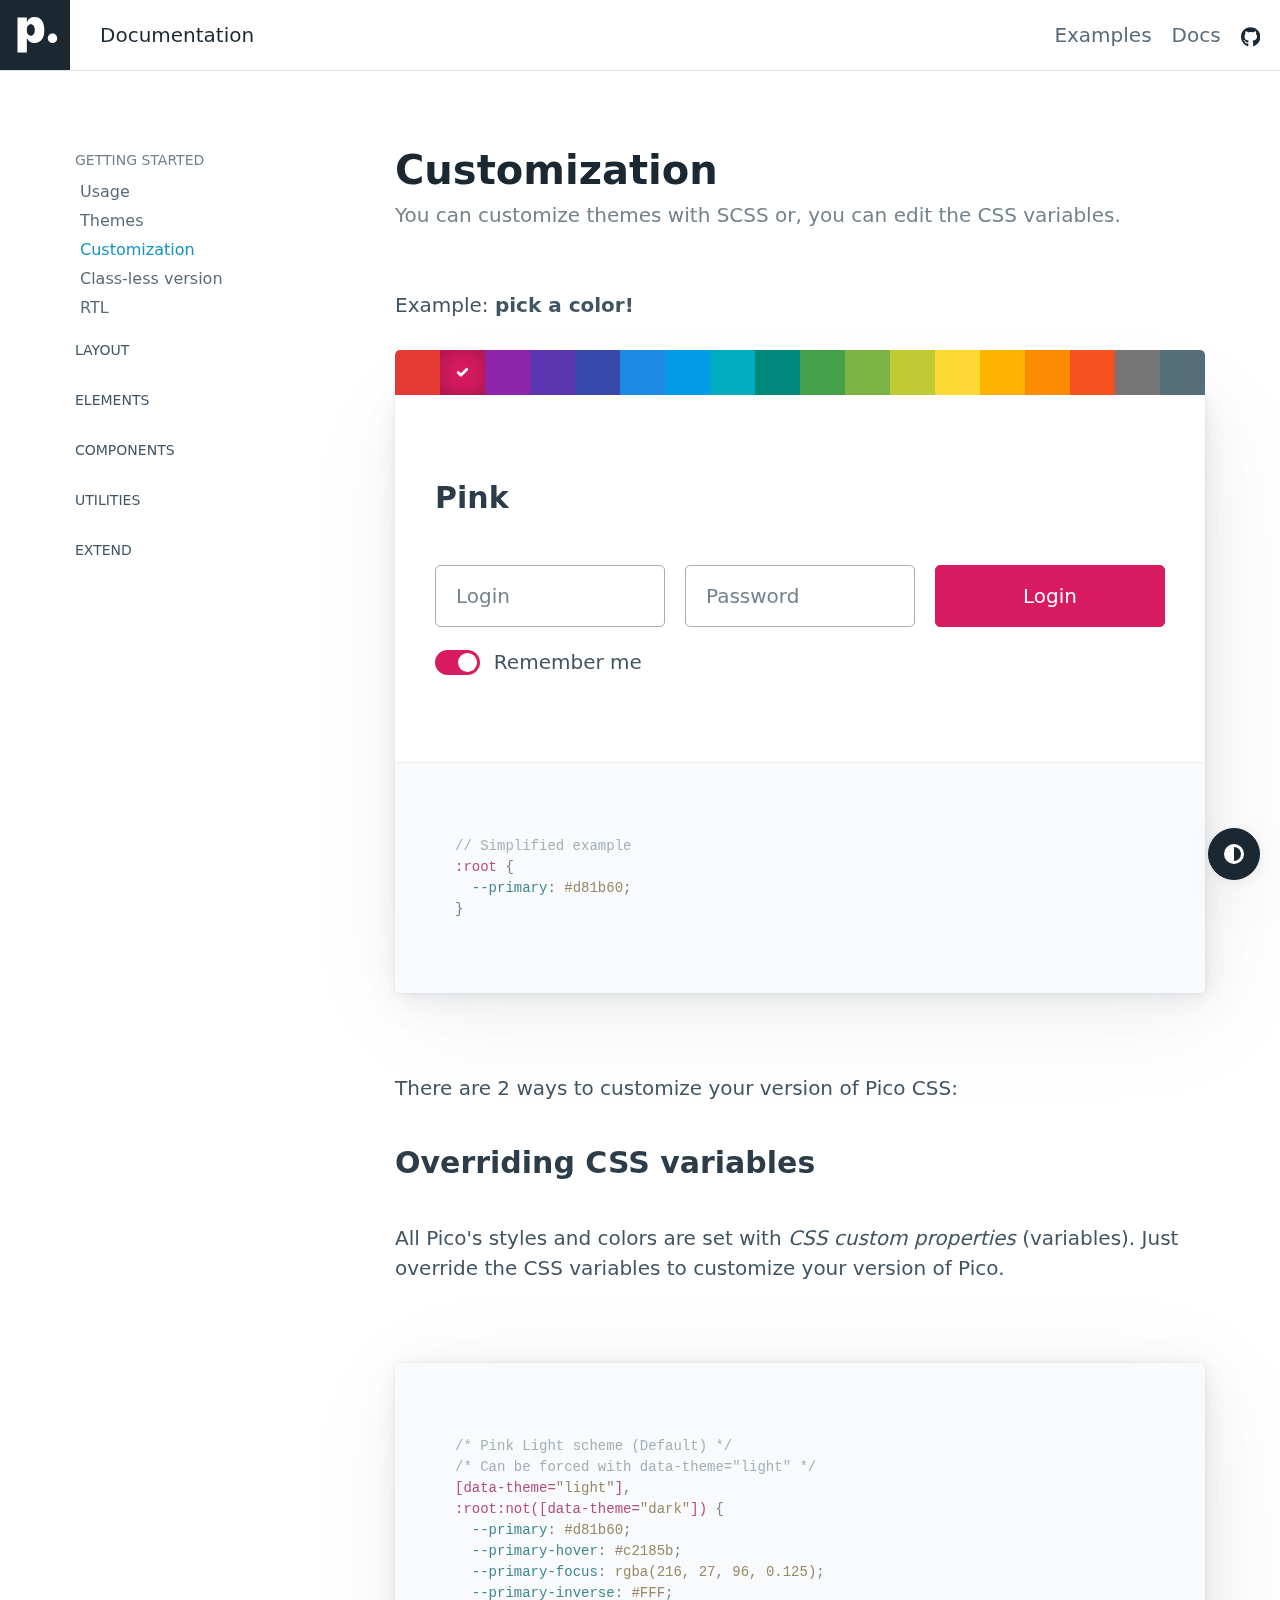
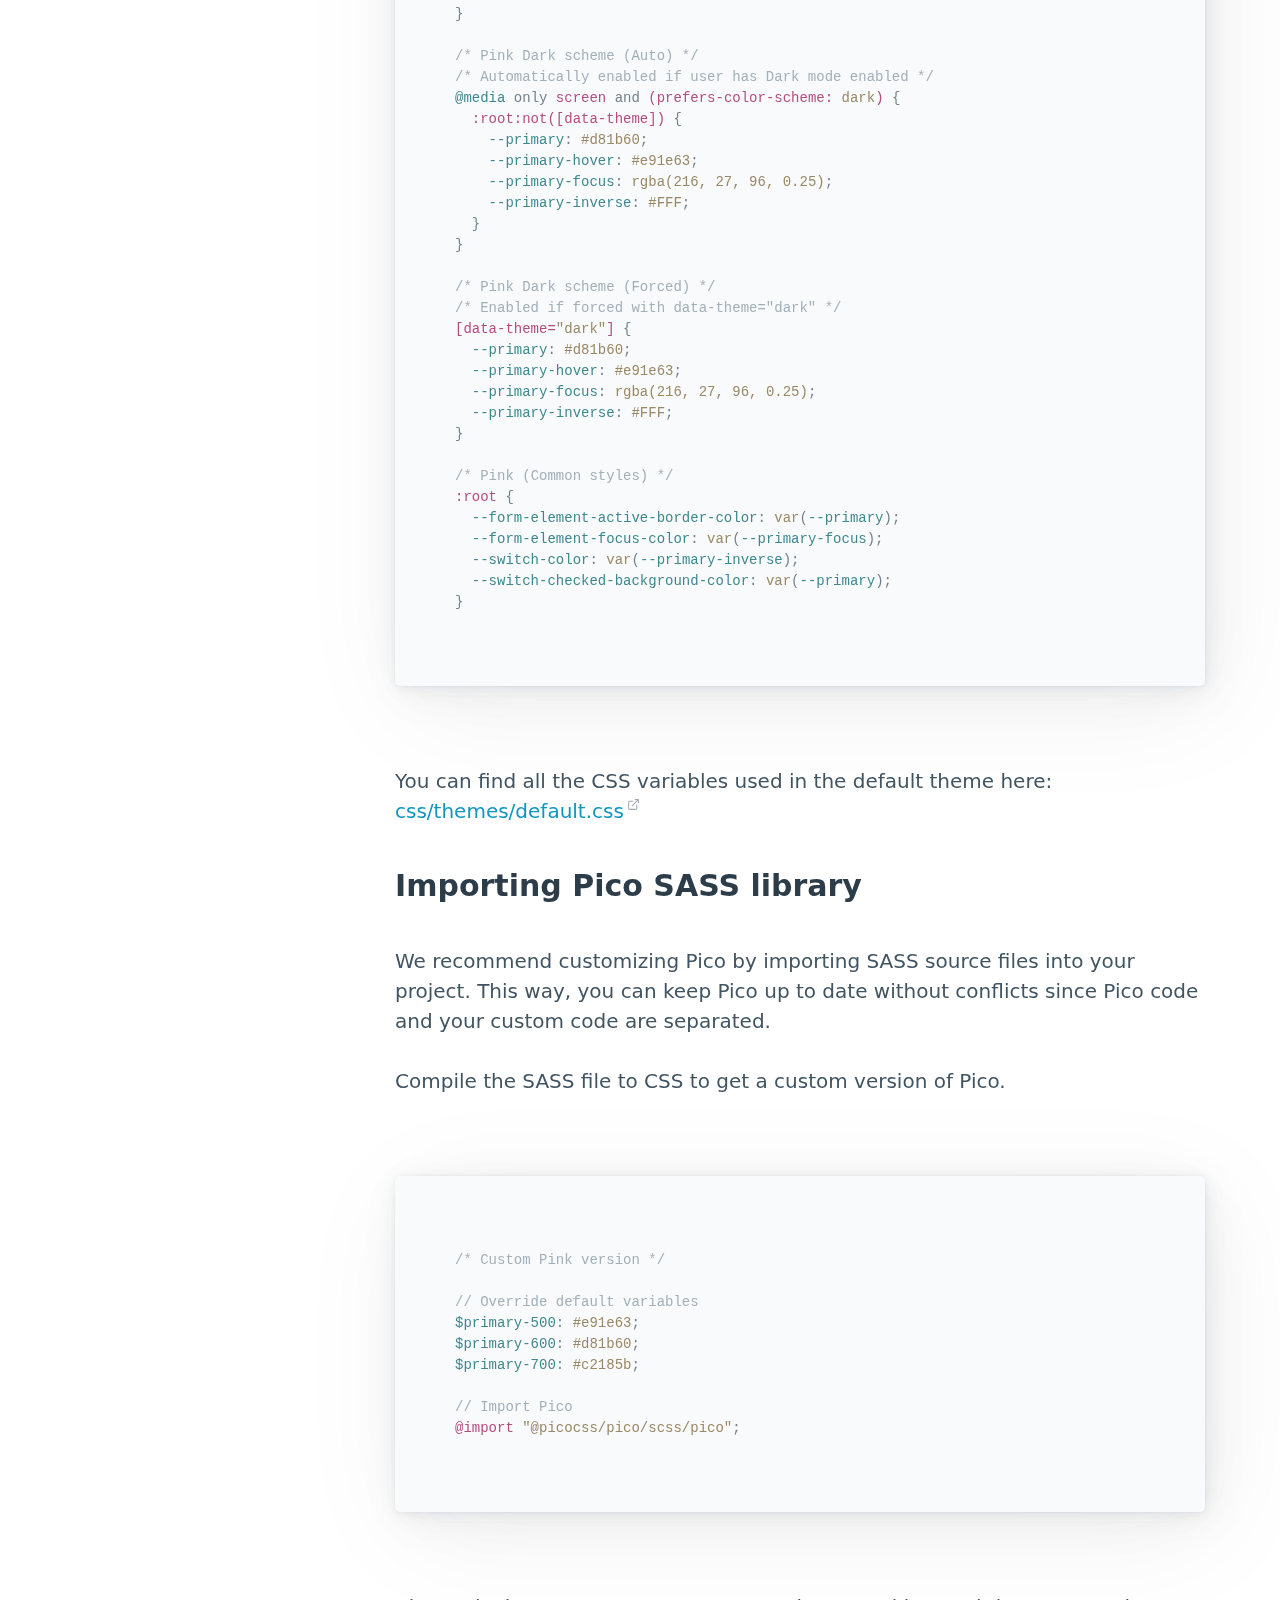
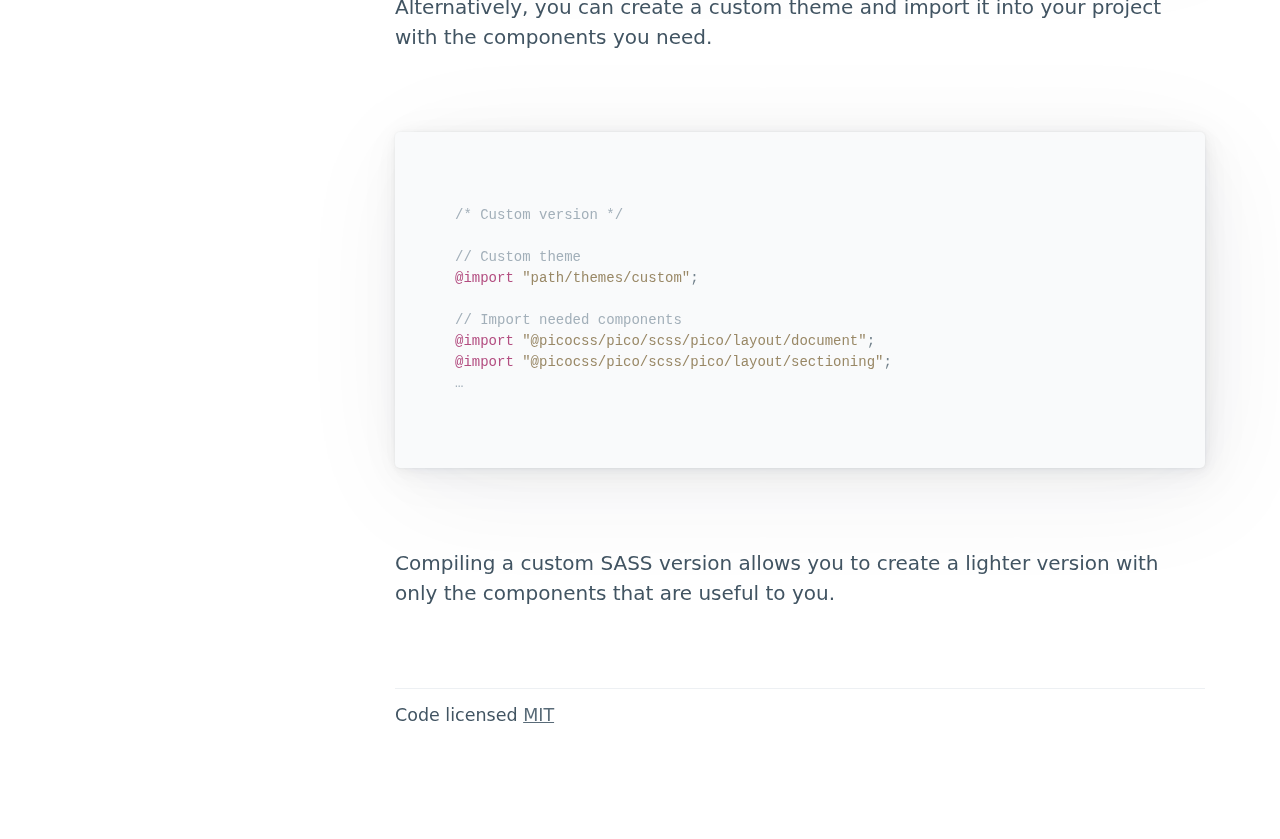
<file: pico/docs/customization.html>
<!doctype html><html lang="en"><head><meta charset="utf-8"><meta name="viewport" content="width=device-width,initial-scale=1"><title>Customization • Pico CSS</title><meta name="description" content="You can customize themes with SCSS, or you can edit the CSS variables. All Pico's styles and colors are set with CSS custom properties (variables)."><link rel="shortcut icon" href="https://picocss.com/favicon.ico"><link rel="stylesheet" href="../css/pico.min.css"><link rel="stylesheet" href="css/pico.docs.min.css"><link rel="canonical" href="https://picocss.com/docs/customization.html"></head><body><nav class="container-fluid"><ul><li><a href="https://picocss.com" aria-label="Back home"><svg aria-hidden="true" focusable="false" role="img" xmlns="http://www.w3.org/2000/svg" viewBox="0 0 1000 1000" height="56px"><path fill="currentColor" d="M633.43 429.23c0 118.38-49.76 184.72-138.87 184.72-53 0-92.04-25.37-108.62-67.32h-2.6v203.12H250V249.7h133.67v64.72h2.28c17.24-43.9 55.3-69.92 107-69.92 90.4 0 140.48 66.02 140.48 184.73zm-136.6 0c0-49.76-22.1-81.96-56.9-81.96s-56.9 32.2-57.24 82.28c.33 50.4 22.1 81.63 57.24 81.63 35.12 0 56.9-31.87 56.9-81.95zM682.5 547.5c0-37.32 30.18-67.5 67.5-67.5s67.5 30.18 67.5 67.5S787.32 615 750 615s-67.5-30.18-67.5-67.5z"/></svg></a></li><li>Documentation</li></ul><ul><li><a href="https://picocss.com#examples" class="secondary">Examples</a></li><li><a href="./" class="secondary">Docs</a></li><li><a href="https://github.com/picocss/pico" class="contrast" aria-label="Pico GitHub repository"><svg aria-hidden="true" focusable="false" role="img" xmlns="http://www.w3.org/2000/svg" viewBox="0 0 496 512" height="16px"><path fill="currentColor" d="M165.9 397.4c0 2-2.3 3.6-5.2 3.6-3.3.3-5.6-1.3-5.6-3.6 0-2 2.3-3.6 5.2-3.6 3-.3 5.6 1.3 5.6 3.6zm-31.1-4.5c-.7 2 1.3 4.3 4.3 4.9 2.6 1 5.6 0 6.2-2s-1.3-4.3-4.3-5.2c-2.6-.7-5.5.3-6.2 2.3zm44.2-1.7c-2.9.7-4.9 2.6-4.6 4.9.3 2 2.9 3.3 5.9 2.6 2.9-.7 4.9-2.6 4.6-4.6-.3-1.9-3-3.2-5.9-2.9zM244.8 8C106.1 8 0 113.3 0 252c0 110.9 69.8 205.8 169.5 239.2 12.8 2.3 17.3-5.6 17.3-12.1 0-6.2-.3-40.4-.3-61.4 0 0-70 15-84.7-29.8 0 0-11.4-29.1-27.8-36.6 0 0-22.9-15.7 1.6-15.4 0 0 24.9 2 38.6 25.8 21.9 38.6 58.6 27.5 72.9 20.9 2.3-16 8.8-27.1 16-33.7-55.9-6.2-112.3-14.3-112.3-110.5 0-27.5 7.6-41.3 23.6-58.9-2.6-6.5-11.1-33.3 2.6-67.9 20.9-6.5 69 27 69 27 20-5.6 41.5-8.5 62.8-8.5s42.8 2.9 62.8 8.5c0 0 48.1-33.6 69-27 13.7 34.7 5.2 61.4 2.6 67.9 16 17.7 25.8 31.5 25.8 58.9 0 96.5-58.9 104.2-114.8 110.5 9.2 7.9 17 22.9 17 46.4 0 33.7-.3 75.4-.3 83.6 0 6.5 4.6 14.4 17.3 12.1C428.2 457.8 496 362.9 496 252 496 113.3 383.5 8 244.8 8zM97.2 352.9c-1.3 1-1 3.3.7 5.2 1.6 1.6 3.9 2.3 5.2 1 1.3-1 1-3.3-.7-5.2-1.6-1.6-3.9-2.3-5.2-1zm-10.8-8.1c-.7 1.3.3 2.9 2.3 3.9 1.6 1 3.6.7 4.3-.7.7-1.3-.3-2.9-2.3-3.9-2-.6-3.6-.3-4.3.7zm32.4 35.6c-1.6 1.3-1 4.3 1.3 6.2 2.3 2.3 5.2 2.6 6.5 1 1.3-1.3.7-4.3-1.3-6.2-2.2-2.3-5.2-2.6-6.5-1zm-11.4-14.7c-1.6 1-1.6 3.6 0 5.9 1.6 2.3 4.3 3.3 5.6 2.3 1.6-1.3 1.6-3.9 0-6.2-1.4-2.3-4-3.3-5.6-2z"></path></svg></a></li></ul></nav><main class="container" id="docs"><aside><nav class="closed-on-mobile"><a href="./" class="secondary" id="toggle-docs-navigation"><svg xmlns="http://www.w3.org/2000/svg" class="expand" fill="currentColor" viewBox="0 0 16 16" height="16px"><title>Expand</title><path fill-rule="evenodd" d="M1 8a.5.5 0 0 1 .5-.5h13a.5.5 0 0 1 0 1h-13A.5.5 0 0 1 1 8zM7.646.146a.5.5 0 0 1 .708 0l2 2a.5.5 0 0 1-.708.708L8.5 1.707V5.5a.5.5 0 0 1-1 0V1.707L6.354 2.854a.5.5 0 1 1-.708-.708l2-2zM8 10a.5.5 0 0 1 .5.5v3.793l1.146-1.147a.5.5 0 0 1 .708.708l-2 2a.5.5 0 0 1-.708 0l-2-2a.5.5 0 0 1 .708-.708L7.5 14.293V10.5A.5.5 0 0 1 8 10z"></path></svg> <svg xmlns="http://www.w3.org/2000/svg" class="collapse" fill="currentColor" viewBox="0 0 16 16" height="16px"><title>Collapse</title><path fill-rule="evenodd" d="M1 8a.5.5 0 0 1 .5-.5h13a.5.5 0 0 1 0 1h-13A.5.5 0 0 1 1 8zm7-8a.5.5 0 0 1 .5.5v3.793l1.146-1.147a.5.5 0 0 1 .708.708l-2 2a.5.5 0 0 1-.708 0l-2-2a.5.5 0 1 1 .708-.708L7.5 4.293V.5A.5.5 0 0 1 8 0zm-.5 11.707l-1.146 1.147a.5.5 0 0 1-.708-.708l2-2a.5.5 0 0 1 .708 0l2 2a.5.5 0 0 1-.708.708L8.5 11.707V15.5a.5.5 0 0 1-1 0v-3.793z"></path></svg> Table of contents</a><details><summary>Getting started</summary><ul><li><a href="./" id="start-link" class="secondary">Usage</a></li><li><a href="./themes.html" id="themes-link" class="secondary">Themes</a></li><li><a href="./customization.html" id="customization-link" class="secondary">Customization</a></li><li><a href="./classless.html" id="classless-link" class="secondary">Class-less version</a></li><li><a href="./rtl.html" id="rtl-link" class="secondary">RTL</a></li></ul></details><details><summary>Layout</summary><ul><li><a href="./containers.html" id="containers-link" class="secondary">Containers</a></li><li><a href="./grid.html" id="grid-link" class="secondary">Grid</a></li><li><a href="./scroller.html" id="scroller-link" class="secondary">Horizontal scroller</a></li></ul></details><details><summary>Elements</summary><ul><li><a href="./typography.html" id="typography-link" class="secondary">Typography</a></li><li><a href="./buttons.html" id="buttons-link" class="secondary">Buttons</a></li><li><a href="./forms.html" id="forms-link" class="secondary">Forms</a></li><li><a href="./tables.html" id="tables-link" class="secondary">Tables</a></li></ul></details><details><summary>Components</summary><ul><li><a href="./accordions.html" id="accordions-link" class="secondary">Accordions</a></li><li><a href="./cards.html" id="cards-link" class="secondary">Cards</a></li><li><a href="./dropdowns.html" id="dropdowns-link" class="secondary">Dropdowns</a></li><li><a href="./modal.html" id="modal-link" class="secondary">Modal</a></li><li><a href="./navs.html" id="navs-link" class="secondary">Navs</a></li><li><a href="./progress.html" id="progress-link" class="secondary">Progress</a></li></ul></details><details><summary>Utilities</summary><ul><li><a href="./loading.html" id="loading-link" class="secondary">Loading</a></li><li><a href="./tooltips.html" id="tooltips-link" class="secondary">Tooltips</a></li></ul></details><details><summary>Extend</summary><ul><li><a href="./we-love-classes.html" id="we-love-classes-link" class="secondary">We love .classes</a></li></ul></details></nav><script>const activeLink=document.querySelector("aside a#customization-link"),parentAccordion=activeLink.closest("details");activeLink.setAttribute("aria-current","page"),parentAccordion.setAttribute("open","true")</script></aside><div role="document"><section id="customization"><hgroup><h1>Customization</h1><h2>You can customize themes with SCSS or, you can edit the CSS variables.</h2></hgroup><p>Example: <strong>pick a color!</strong></p><article data-theme="generated" aria-label="Generated theme example"><h3><span class="name">Custom theme</span></h3><form><div class="grid"><input type="text" name="login" placeholder="Login" aria-label="Login" autocomplete="nickname" required> <input type="password" name="password" placeholder="Password" aria-label="Password" autocomplete="current-password" required> <button type="submit" aria-label="Example button" onclick="event.preventDefault()">Login</button></div><fieldset><label for="remember"><input type="checkbox" role="switch" id="remember" name="remember" checked="checked"> Remember me</label></fieldset></form><footer class="code"><pre><code><em>// Simplified example</em>
<b>:root</b> {
  <i>--primary</i>: <u class="c600">…</u>;
}
</code></pre></footer></article><p>There are 2 ways to customize your version of Pico CSS:</p><h3>Overriding CSS variables</h3><p>All Pico's styles and colors are set with <em>CSS custom properties</em> (variables). Just override the CSS variables to customize your version of Pico.</p><pre><code><em>/* <span class="name"></span>Light scheme (Default) */
/* Can be forced with data-theme="light" */</em>
<b>[data-theme=<u>"light"</u>]</b>,
<b>:root:not([data-theme=<u>"dark"</u>])</b> {
  <i>--primary</i>: <u class="c600">…</u>;
  <i>--primary-hover</i>: <u class="c700">…</u>;
  <i>--primary-focus</i>: <u class="c600-outline-light">…</u>;
  <i>--primary-inverse</i>: <u class="inverse">…</u>;
}

<em>/* <span class="name"></span>Dark scheme (Auto) */
/* Automatically enabled if user has Dark mode enabled */</em>
<i>@media</i> only <b>screen</b> and <b>(prefers-color-scheme: <u>dark</u>)</b> {
  <b>:root:not([data-theme])</b> {
    <i>--primary</i>: <u class="c600">…</u>;
    <i>--primary-hover</i>: <u class="c500">…</u>;
    <i>--primary-focus</i>: <u class="c600-outline-dark">…</u>;
    <i>--primary-inverse</i>: <u class="inverse">…</u>;
  }
}

<em>/* <span class="name"></span>Dark scheme (Forced) */
/* Enabled if forced with data-theme="dark" */</em>
<b>[data-theme=<u>"dark"</u>]</b> {
  <i>--primary</i>: <u class="c600">…</u>;
  <i>--primary-hover</i>: <u class="c500">…</u>;
  <i>--primary-focus</i>: <u class="c600-outline-dark">…</u>;
  <i>--primary-inverse</i>: <u class="inverse">…</u>;
}

<em>/* <span class="name"></span>(Common styles) */</em>
<b>:root</b> {
  <i>--form-element-active-border-color</i>: <u>var</u>(<i>--primary</i>);
  <i>--form-element-focus-color</i>: <u>var</u>(<i>--primary-focus</i>);
  <i>--switch-color</i>: <u>var</u>(<i>--primary-inverse</i>);
  <i>--switch-checked-background-color</i>: <u>var</u>(<i>--primary</i>);
}
</code></pre><p>You can find all the CSS variables used in the default theme here: <a href="https://github.com/picocss/pico/blob/master/css/themes/default.css">css/themes/default.css</a></p><h3>Importing Pico SASS library</h3><p>We recommend customizing Pico by importing SASS source files into your project. This way, you can keep Pico up to date without conflicts since Pico code and your custom code are separated.</p><p>Compile the SASS file to CSS to get a custom version of Pico.</p><pre><code><em>/* Custom <span class="name"> </span>version */</em>

<em>// Override default variables</em>
<i>$primary-500</i>: <u class="c500">…</u>;
<i>$primary-600</i>: <u class="c600">…</u>;
<i>$primary-700</i>: <u class="c700">…</u>;

<em>// Import Pico</em>
<b>@import</b> <u>"@picocss/pico/scss/pico"</u>;</code></pre><p>Alternatively, you can create a custom theme and import it into your project with the components you need.</p><pre><code><em>/* Custom version */</em>

<em>// Custom theme</em>
<b>@import</b> <u>"path/themes/custom"</u>;

<em>// Import needed components</em>
<b>@import</b> <u>"@picocss/pico/scss/pico/layout/document"</u>;
<b>@import</b> <u>"@picocss/pico/scss/pico/layout/sectioning"</u>;
<em>…</em>
</code></pre><p>Compiling a custom SASS version allows you to create a lighter version with only the components that are useful to you.</p></section><footer><hr><p><small>Code licensed <a href="https://github.com/picocss/pico/blob/master/LICENSE.md" class="secondary">MIT</a></small></p></footer></div></main><script src="js/commons.min.js"></script><script src="js/customization.min.js"></script></body></html>
</file>
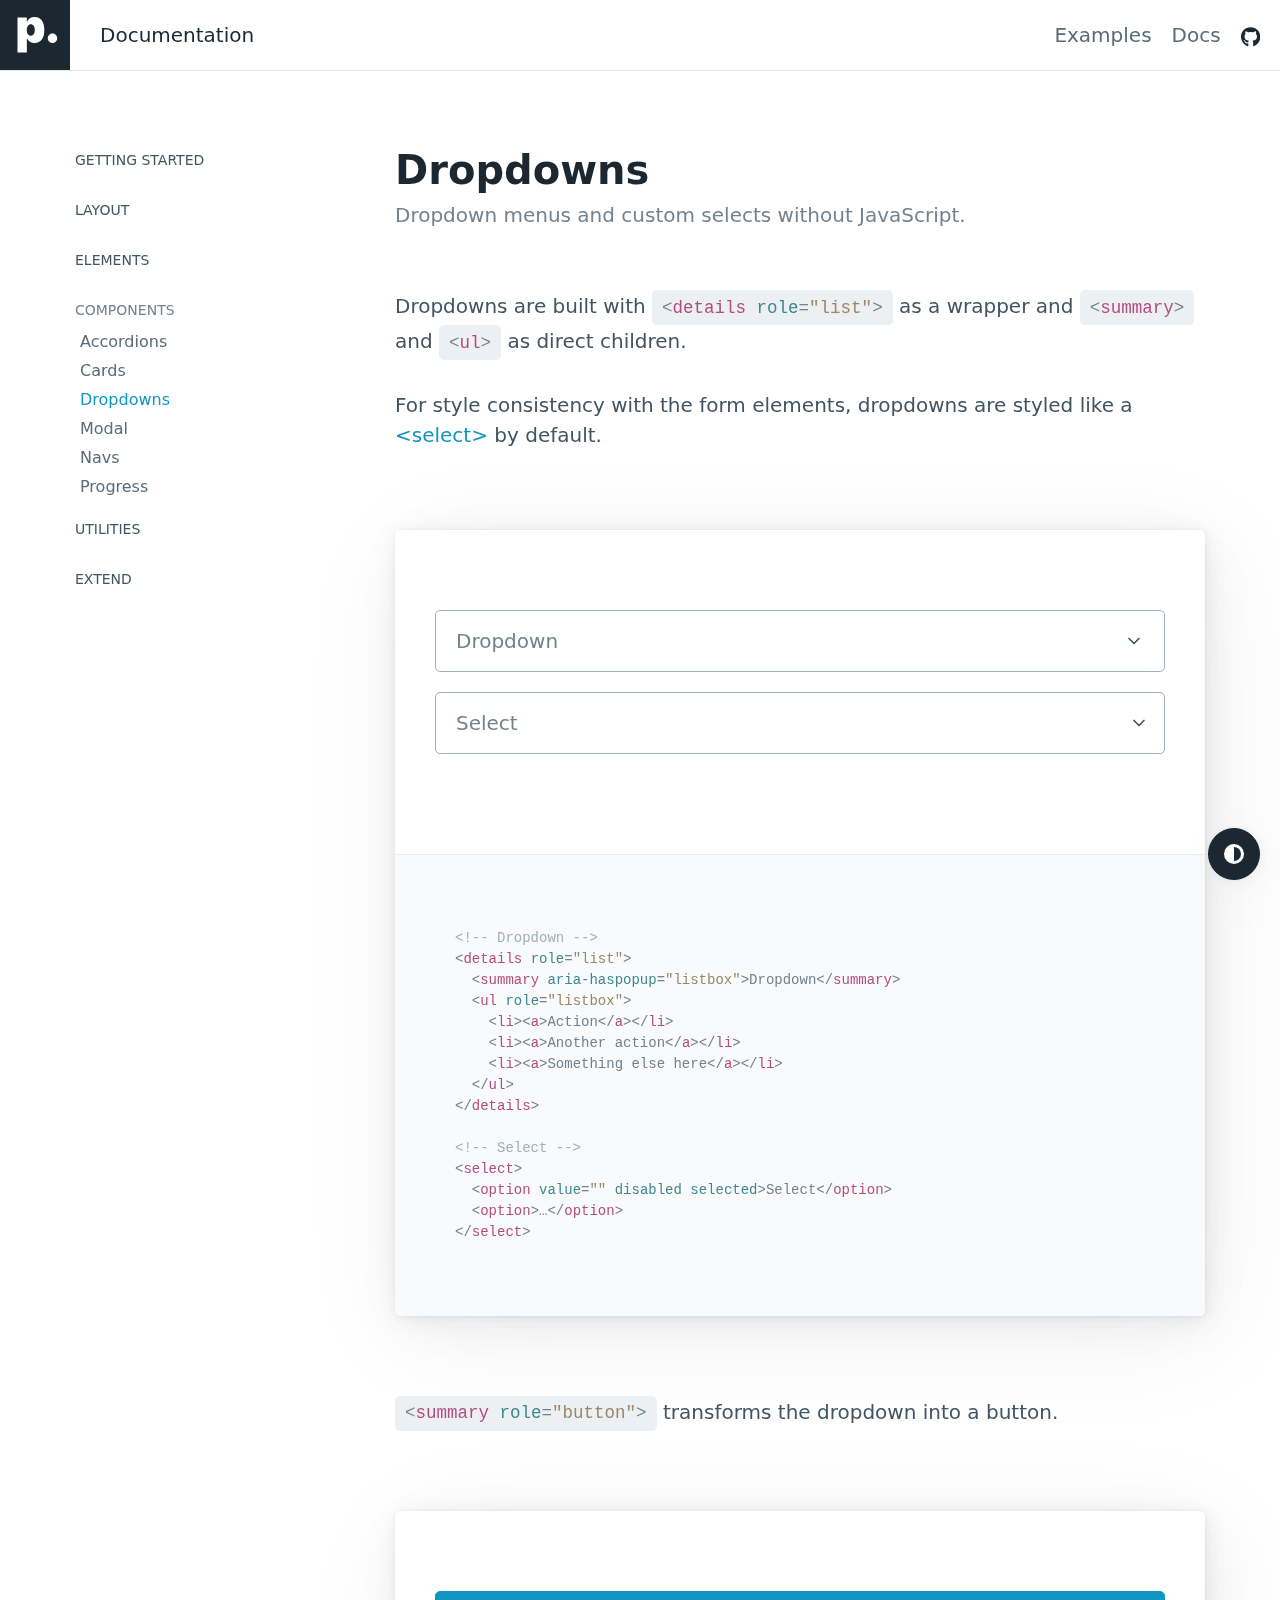
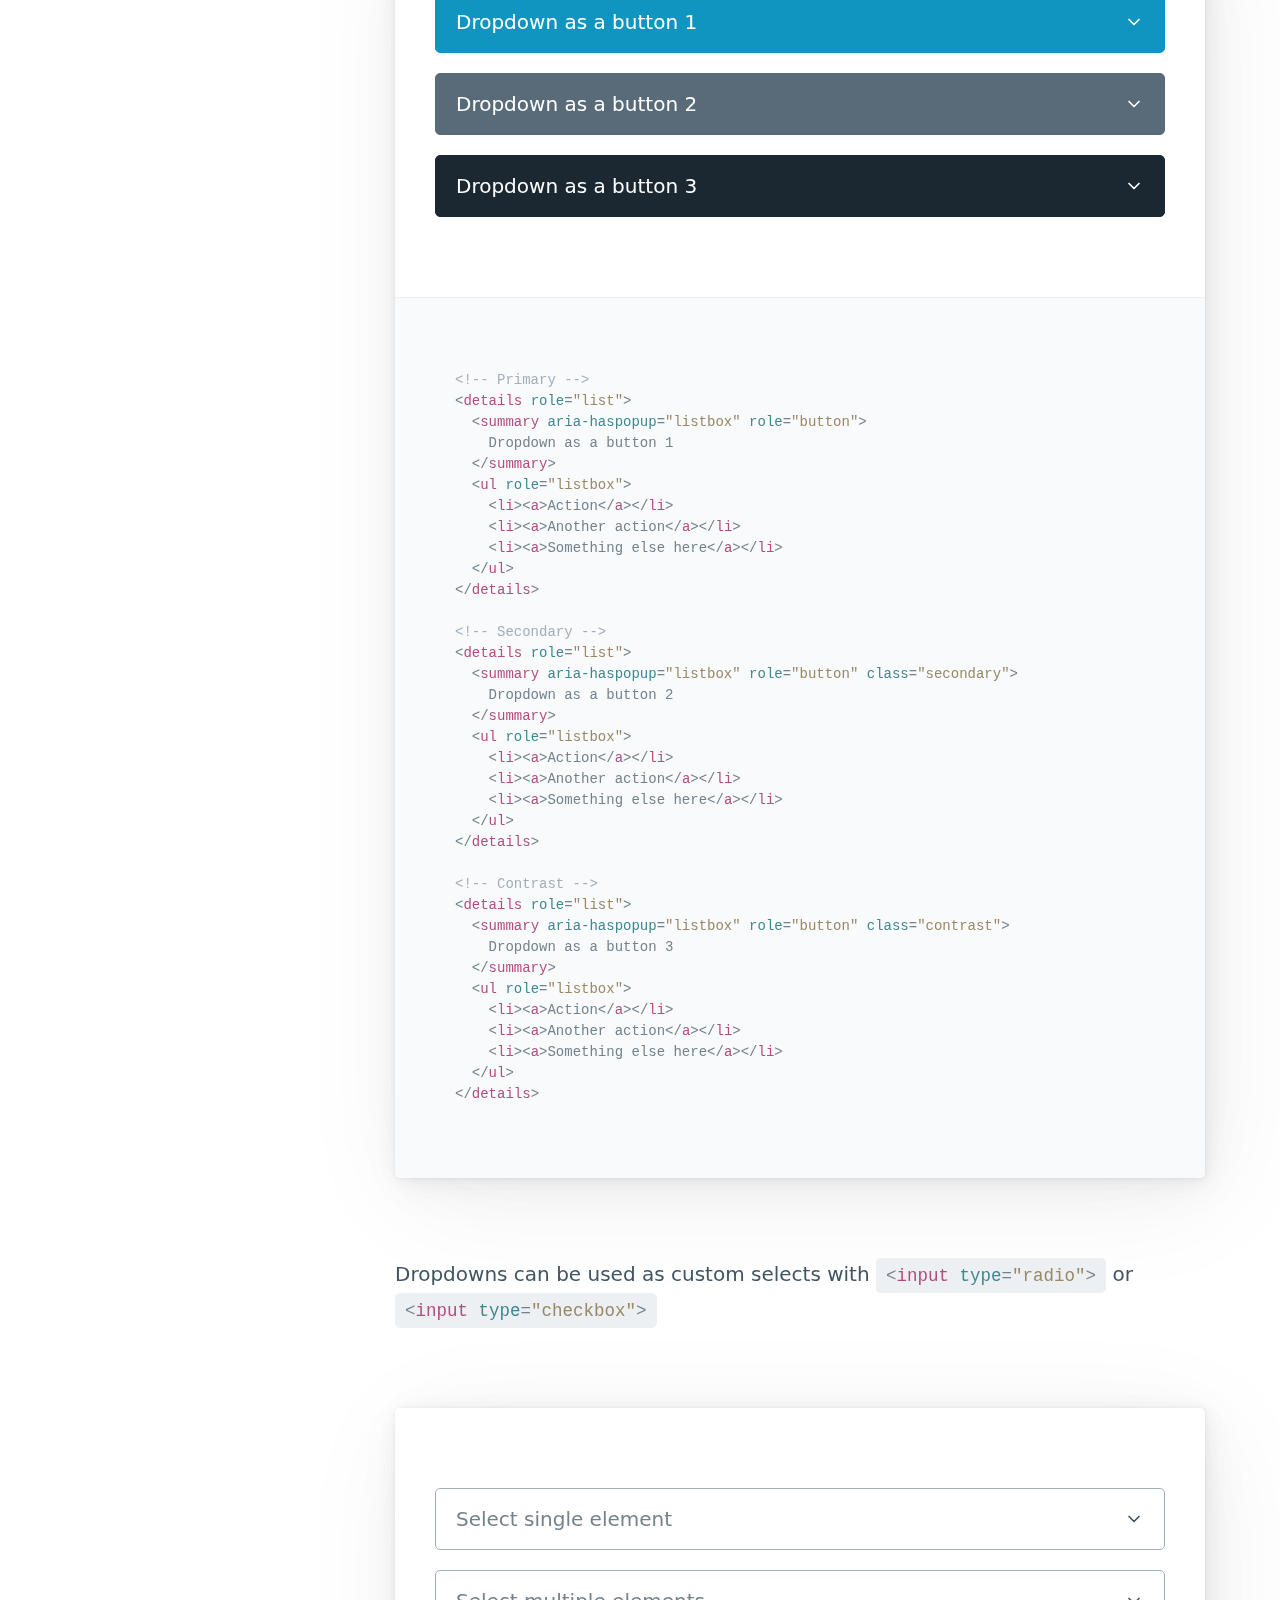
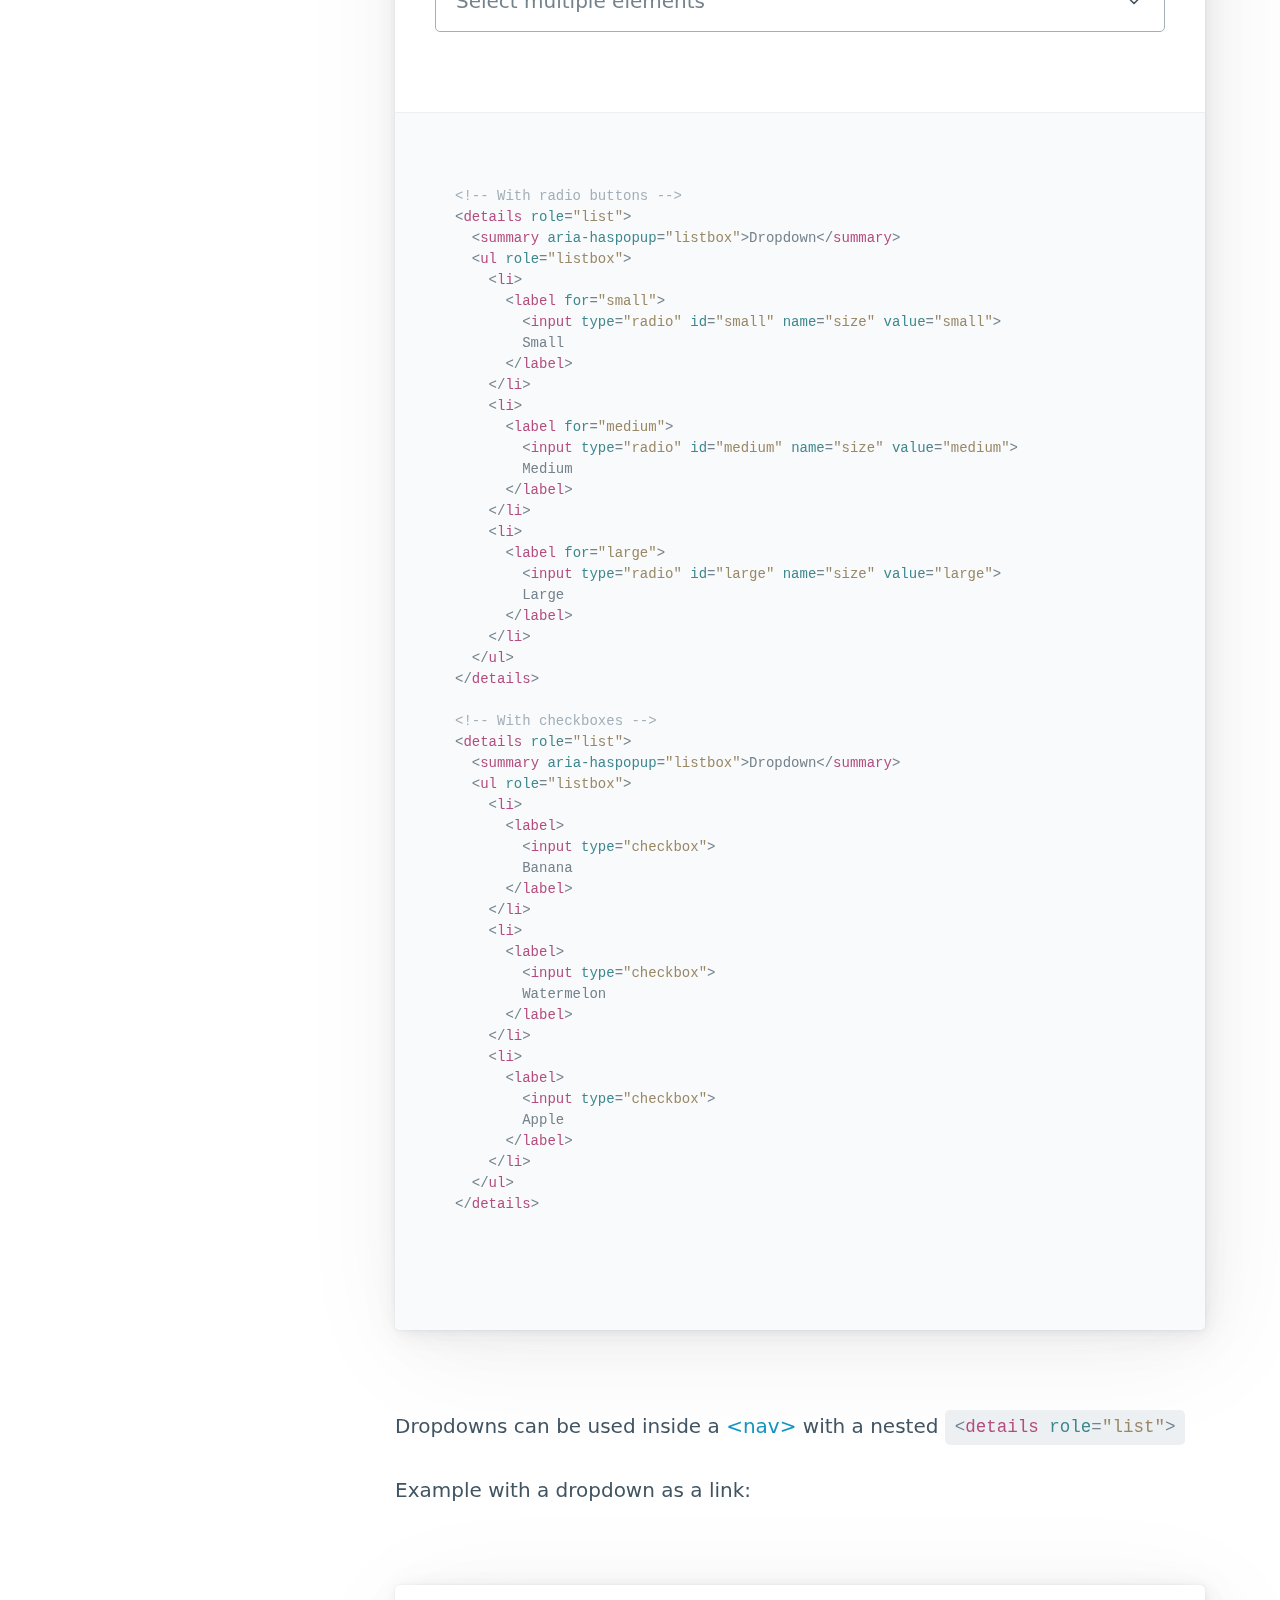
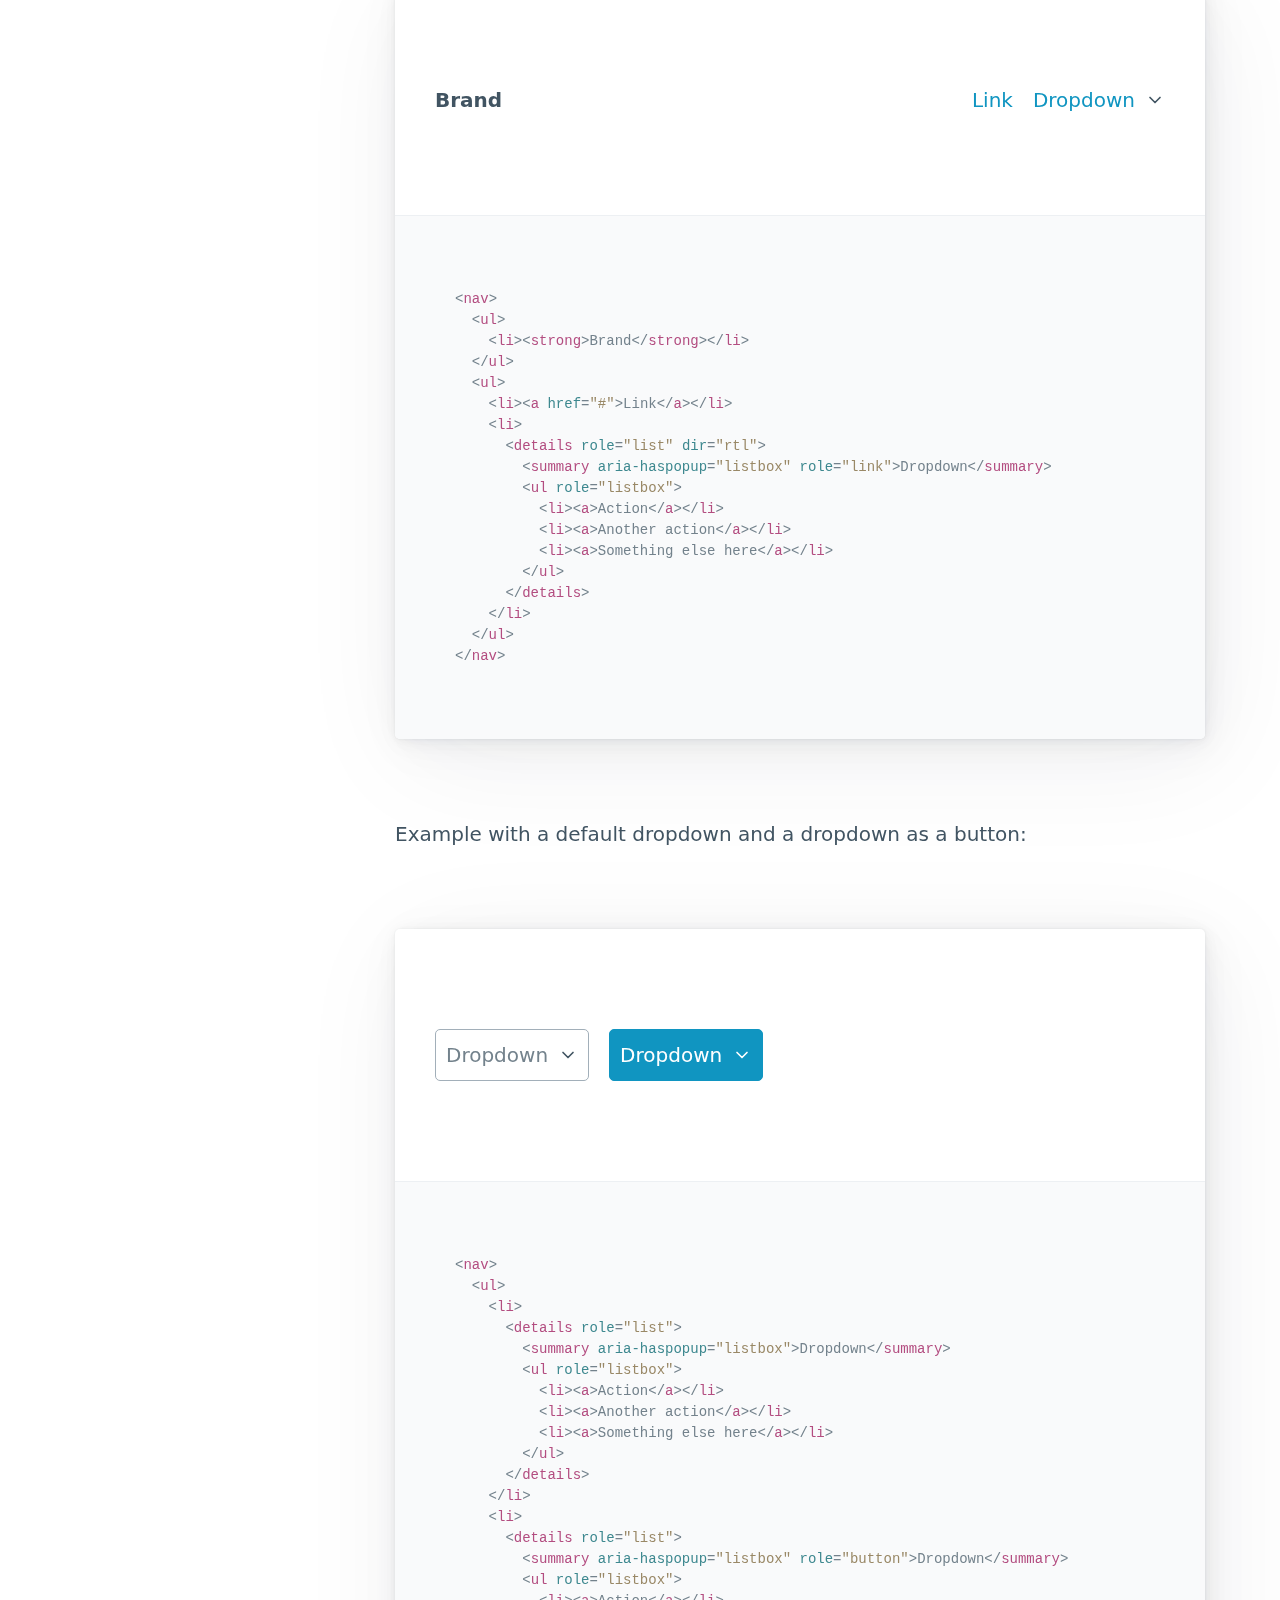
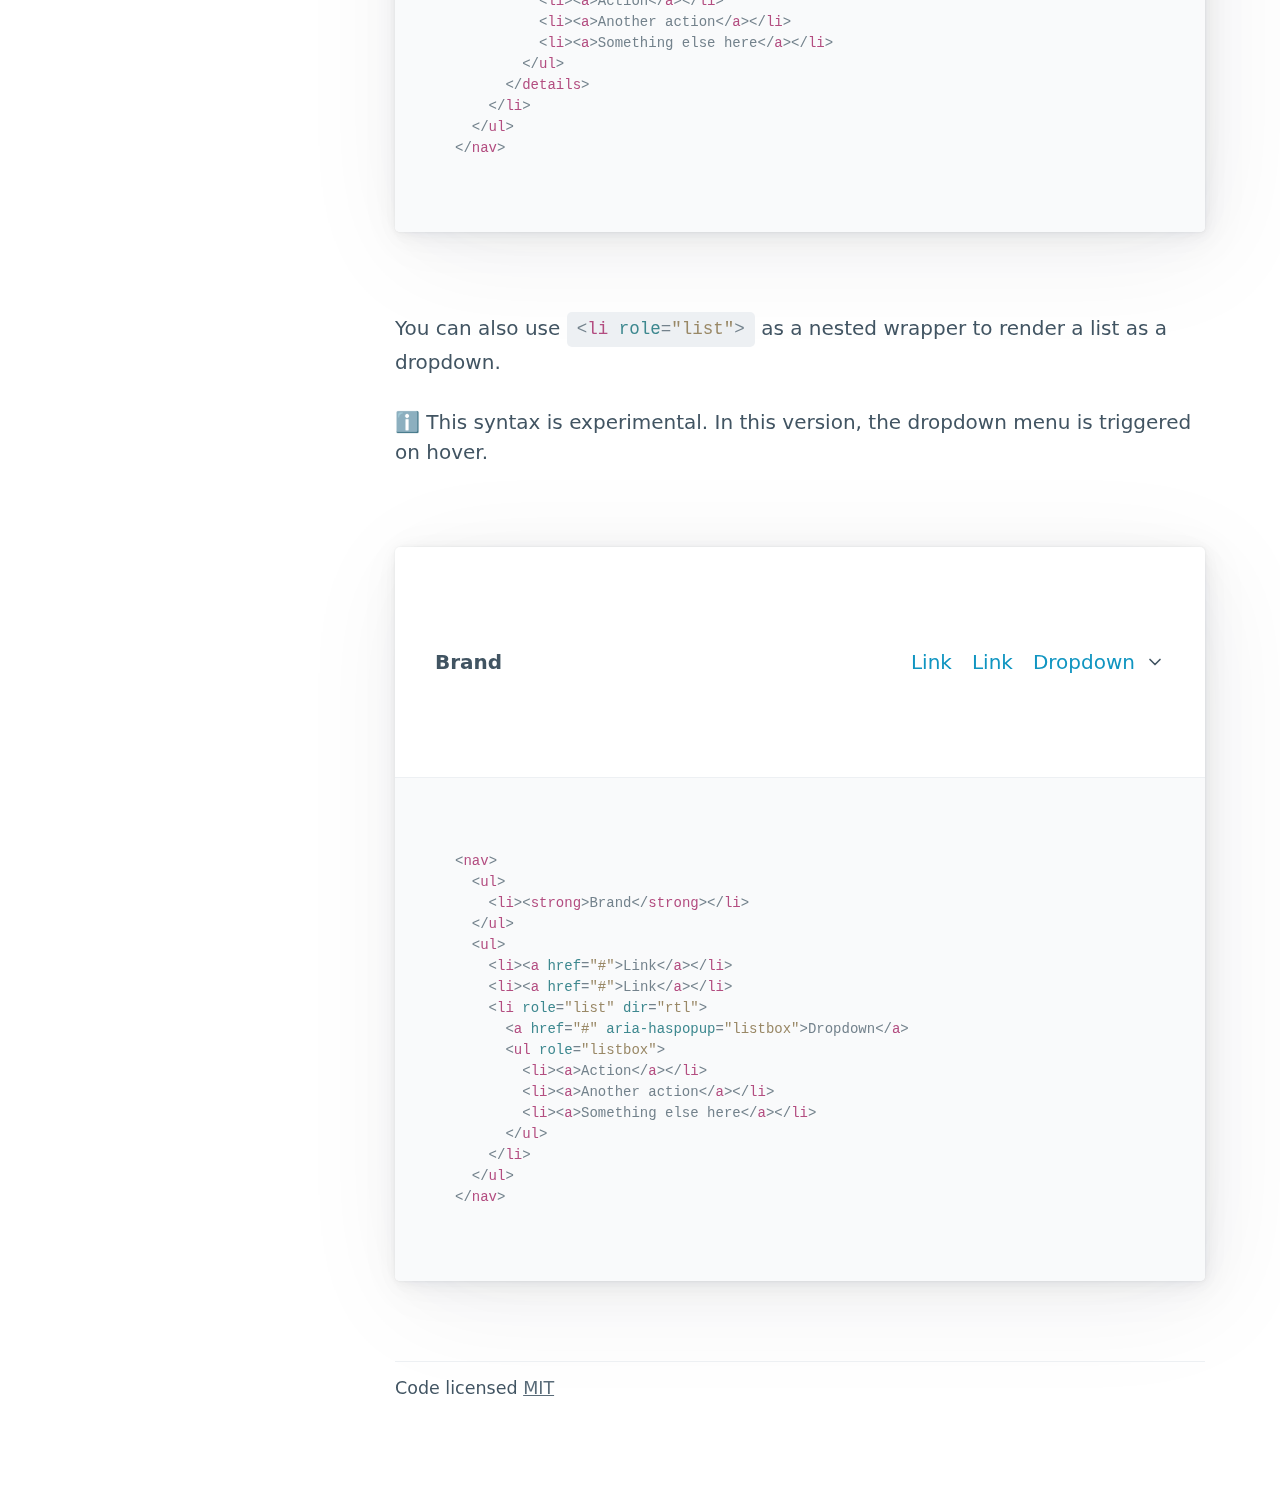
<file: pico/docs/dropdowns.html>
<!doctype html><html lang="en"><head><meta charset="utf-8"><meta name="viewport" content="width=device-width,initial-scale=1"><title>Dropdowns • Pico CSS</title><meta name="description" content="Dropdown menus and custom selects without JavaScript."><link rel="shortcut icon" href="https://picocss.com/favicon.ico"><link rel="stylesheet" href="../css/pico.min.css"><link rel="stylesheet" href="css/pico.docs.min.css"><link rel="canonical" href="https://picocss.com/docs/dropdowns.html"></head><body><nav class="container-fluid"><ul><li><a href="https://picocss.com" aria-label="Back home"><svg aria-hidden="true" focusable="false" role="img" xmlns="http://www.w3.org/2000/svg" viewBox="0 0 1000 1000" height="56px"><path fill="currentColor" d="M633.43 429.23c0 118.38-49.76 184.72-138.87 184.72-53 0-92.04-25.37-108.62-67.32h-2.6v203.12H250V249.7h133.67v64.72h2.28c17.24-43.9 55.3-69.92 107-69.92 90.4 0 140.48 66.02 140.48 184.73zm-136.6 0c0-49.76-22.1-81.96-56.9-81.96s-56.9 32.2-57.24 82.28c.33 50.4 22.1 81.63 57.24 81.63 35.12 0 56.9-31.87 56.9-81.95zM682.5 547.5c0-37.32 30.18-67.5 67.5-67.5s67.5 30.18 67.5 67.5S787.32 615 750 615s-67.5-30.18-67.5-67.5z"/></svg></a></li><li>Documentation</li></ul><ul><li><a href="https://picocss.com#examples" class="secondary">Examples</a></li><li><a href="./" class="secondary">Docs</a></li><li><a href="https://github.com/picocss/pico" class="contrast" aria-label="Pico GitHub repository"><svg aria-hidden="true" focusable="false" role="img" xmlns="http://www.w3.org/2000/svg" viewBox="0 0 496 512" height="16px"><path fill="currentColor" d="M165.9 397.4c0 2-2.3 3.6-5.2 3.6-3.3.3-5.6-1.3-5.6-3.6 0-2 2.3-3.6 5.2-3.6 3-.3 5.6 1.3 5.6 3.6zm-31.1-4.5c-.7 2 1.3 4.3 4.3 4.9 2.6 1 5.6 0 6.2-2s-1.3-4.3-4.3-5.2c-2.6-.7-5.5.3-6.2 2.3zm44.2-1.7c-2.9.7-4.9 2.6-4.6 4.9.3 2 2.9 3.3 5.9 2.6 2.9-.7 4.9-2.6 4.6-4.6-.3-1.9-3-3.2-5.9-2.9zM244.8 8C106.1 8 0 113.3 0 252c0 110.9 69.8 205.8 169.5 239.2 12.8 2.3 17.3-5.6 17.3-12.1 0-6.2-.3-40.4-.3-61.4 0 0-70 15-84.7-29.8 0 0-11.4-29.1-27.8-36.6 0 0-22.9-15.7 1.6-15.4 0 0 24.9 2 38.6 25.8 21.9 38.6 58.6 27.5 72.9 20.9 2.3-16 8.8-27.1 16-33.7-55.9-6.2-112.3-14.3-112.3-110.5 0-27.5 7.6-41.3 23.6-58.9-2.6-6.5-11.1-33.3 2.6-67.9 20.9-6.5 69 27 69 27 20-5.6 41.5-8.5 62.8-8.5s42.8 2.9 62.8 8.5c0 0 48.1-33.6 69-27 13.7 34.7 5.2 61.4 2.6 67.9 16 17.7 25.8 31.5 25.8 58.9 0 96.5-58.9 104.2-114.8 110.5 9.2 7.9 17 22.9 17 46.4 0 33.7-.3 75.4-.3 83.6 0 6.5 4.6 14.4 17.3 12.1C428.2 457.8 496 362.9 496 252 496 113.3 383.5 8 244.8 8zM97.2 352.9c-1.3 1-1 3.3.7 5.2 1.6 1.6 3.9 2.3 5.2 1 1.3-1 1-3.3-.7-5.2-1.6-1.6-3.9-2.3-5.2-1zm-10.8-8.1c-.7 1.3.3 2.9 2.3 3.9 1.6 1 3.6.7 4.3-.7.7-1.3-.3-2.9-2.3-3.9-2-.6-3.6-.3-4.3.7zm32.4 35.6c-1.6 1.3-1 4.3 1.3 6.2 2.3 2.3 5.2 2.6 6.5 1 1.3-1.3.7-4.3-1.3-6.2-2.2-2.3-5.2-2.6-6.5-1zm-11.4-14.7c-1.6 1-1.6 3.6 0 5.9 1.6 2.3 4.3 3.3 5.6 2.3 1.6-1.3 1.6-3.9 0-6.2-1.4-2.3-4-3.3-5.6-2z"></path></svg></a></li></ul></nav><main class="container" id="docs"><aside><nav class="closed-on-mobile"><a href="./" class="secondary" id="toggle-docs-navigation"><svg xmlns="http://www.w3.org/2000/svg" class="expand" fill="currentColor" viewBox="0 0 16 16" height="16px"><title>Expand</title><path fill-rule="evenodd" d="M1 8a.5.5 0 0 1 .5-.5h13a.5.5 0 0 1 0 1h-13A.5.5 0 0 1 1 8zM7.646.146a.5.5 0 0 1 .708 0l2 2a.5.5 0 0 1-.708.708L8.5 1.707V5.5a.5.5 0 0 1-1 0V1.707L6.354 2.854a.5.5 0 1 1-.708-.708l2-2zM8 10a.5.5 0 0 1 .5.5v3.793l1.146-1.147a.5.5 0 0 1 .708.708l-2 2a.5.5 0 0 1-.708 0l-2-2a.5.5 0 0 1 .708-.708L7.5 14.293V10.5A.5.5 0 0 1 8 10z"></path></svg> <svg xmlns="http://www.w3.org/2000/svg" class="collapse" fill="currentColor" viewBox="0 0 16 16" height="16px"><title>Collapse</title><path fill-rule="evenodd" d="M1 8a.5.5 0 0 1 .5-.5h13a.5.5 0 0 1 0 1h-13A.5.5 0 0 1 1 8zm7-8a.5.5 0 0 1 .5.5v3.793l1.146-1.147a.5.5 0 0 1 .708.708l-2 2a.5.5 0 0 1-.708 0l-2-2a.5.5 0 1 1 .708-.708L7.5 4.293V.5A.5.5 0 0 1 8 0zm-.5 11.707l-1.146 1.147a.5.5 0 0 1-.708-.708l2-2a.5.5 0 0 1 .708 0l2 2a.5.5 0 0 1-.708.708L8.5 11.707V15.5a.5.5 0 0 1-1 0v-3.793z"></path></svg> Table of contents</a><details><summary>Getting started</summary><ul><li><a href="./" id="start-link" class="secondary">Usage</a></li><li><a href="./themes.html" id="themes-link" class="secondary">Themes</a></li><li><a href="./customization.html" id="customization-link" class="secondary">Customization</a></li><li><a href="./classless.html" id="classless-link" class="secondary">Class-less version</a></li><li><a href="./rtl.html" id="rtl-link" class="secondary">RTL</a></li></ul></details><details><summary>Layout</summary><ul><li><a href="./containers.html" id="containers-link" class="secondary">Containers</a></li><li><a href="./grid.html" id="grid-link" class="secondary">Grid</a></li><li><a href="./scroller.html" id="scroller-link" class="secondary">Horizontal scroller</a></li></ul></details><details><summary>Elements</summary><ul><li><a href="./typography.html" id="typography-link" class="secondary">Typography</a></li><li><a href="./buttons.html" id="buttons-link" class="secondary">Buttons</a></li><li><a href="./forms.html" id="forms-link" class="secondary">Forms</a></li><li><a href="./tables.html" id="tables-link" class="secondary">Tables</a></li></ul></details><details><summary>Components</summary><ul><li><a href="./accordions.html" id="accordions-link" class="secondary">Accordions</a></li><li><a href="./cards.html" id="cards-link" class="secondary">Cards</a></li><li><a href="./dropdowns.html" id="dropdowns-link" class="secondary">Dropdowns</a></li><li><a href="./modal.html" id="modal-link" class="secondary">Modal</a></li><li><a href="./navs.html" id="navs-link" class="secondary">Navs</a></li><li><a href="./progress.html" id="progress-link" class="secondary">Progress</a></li></ul></details><details><summary>Utilities</summary><ul><li><a href="./loading.html" id="loading-link" class="secondary">Loading</a></li><li><a href="./tooltips.html" id="tooltips-link" class="secondary">Tooltips</a></li></ul></details><details><summary>Extend</summary><ul><li><a href="./we-love-classes.html" id="we-love-classes-link" class="secondary">We love .classes</a></li></ul></details></nav><script>const activeLink=document.querySelector("aside a#dropdowns-link"),parentAccordion=activeLink.closest("details");activeLink.setAttribute("aria-current","page"),parentAccordion.setAttribute("open","true")</script></aside><div role="document"><section id="dropdown"><hgroup><h1>Dropdowns</h1><h2>Dropdown menus and custom selects without JavaScript.</h2></hgroup><p>Dropdowns are built with <code>&lt;<b>details</b> <i>role</i>=<u>"list"</u>&gt;</code> as a wrapper and <code>&lt;<b>summary</b>&gt;</code> and <code>&lt;<b>ul</b>&gt;</code> as direct children.</p><p>For style consistency with the form elements, dropdowns are styled like a <a href="forms.html">&lt;select&gt;</a> by default.</p><article aria-label="Dropdowns as Selects"><details role="list"><summary aria-haspopup="listbox">Dropdown</summary><ul role="listbox"><li><a href="#" onclick="event.preventDefault()">Action</a></li><li><a href="#" onclick="event.preventDefault()">Another action</a></li><li><a href="#" onclick="event.preventDefault()">Something else here</a></li></ul></details><select required><option value="" disabled="disabled" selected="selected">Select</option><option>Option</option><option>Another option</option><option>Something else here</option></select><footer class="code"><pre><code><em>&lt;!-- Dropdown --&gt;</em>
&lt;<b>details</b> <i>role</i>=<u>"list"</u>&gt;
  &lt;<b>summary</b> <i>aria-haspopup</i>=<u>"listbox"</u>&gt;Dropdown&lt;/<b>summary</b>&gt;
  &lt;<b>ul</b> <i>role</i>=<u>"listbox"</u>&gt;
    &lt;<b>li</b>&gt;&lt;<b>a</b>&gt;Action&lt;/<b>a</b>&gt;&lt;/<b>li</b>&gt;
    &lt;<b>li</b>&gt;&lt;<b>a</b>&gt;Another action&lt;/<b>a</b>&gt;&lt;/<b>li</b>&gt;
    &lt;<b>li</b>&gt;&lt;<b>a</b>&gt;Something else here&lt;/<b>a</b>&gt;&lt;/<b>li</b>&gt;
  &lt;/<b>ul</b>&gt;
&lt;/<b>details</b>&gt;

<em>&lt;!-- Select --&gt;</em>
&lt;<b>select</b>&gt;
  &lt;<b>option</b> <i>value</i>=<u>""</u> <i>disabled selected</i>&gt;Select&lt;/<b>option</b>&gt;
  &lt;<b>option</b>&gt;…&lt;/<b>option</b>&gt;
&lt;/<b>select</b>&gt;
</code></pre></footer></article><p><code>&lt;<b>summary</b> <i>role</i>=<u>"button"</u>&gt;</code> transforms the dropdown into a button.</p><article aria-label="Dropdowns as Buttons"><details role="list"><summary aria-haspopup="listbox" role="button">Dropdown as a button 1</summary><ul role="listbox"><li><a href="#" onclick="event.preventDefault()">Action</a></li><li><a href="#" onclick="event.preventDefault()">Another action</a></li><li><a href="#" onclick="event.preventDefault()">Something else here</a></li></ul></details><details role="list"><summary aria-haspopup="listbox" role="button" class="secondary">Dropdown as a button 2</summary><ul role="listbox"><li><a href="#" onclick="event.preventDefault()">Action</a></li><li><a href="#" onclick="event.preventDefault()">Another action</a></li><li><a href="#" onclick="event.preventDefault()">Something else here</a></li></ul></details><details role="list"><summary aria-haspopup="listbox" role="button" class="contrast">Dropdown as a button 3</summary><ul role="listbox"><li><a href="#" onclick="event.preventDefault()">Action</a></li><li><a href="#" onclick="event.preventDefault()">Another action</a></li><li><a href="#" onclick="event.preventDefault()">Something else here</a></li></ul></details><footer class="code"><pre><code><em>&lt;!-- Primary --&gt;</em>
&lt;<b>details</b> <i>role</i>=<u>"list"</u>&gt;
  &lt;<b>summary</b> <i>aria-haspopup</i>=<u>"listbox"</u> <i>role</i>=<u>"button"</u>&gt;
    Dropdown as a button 1
  &lt;/<b>summary</b>&gt;
  &lt;<b>ul</b> <i>role</i>=<u>"listbox"</u>&gt;
    &lt;<b>li</b>&gt;&lt;<b>a</b>&gt;Action&lt;/<b>a</b>&gt;&lt;/<b>li</b>&gt;
    &lt;<b>li</b>&gt;&lt;<b>a</b>&gt;Another action&lt;/<b>a</b>&gt;&lt;/<b>li</b>&gt;
    &lt;<b>li</b>&gt;&lt;<b>a</b>&gt;Something else here&lt;/<b>a</b>&gt;&lt;/<b>li</b>&gt;
  &lt;/<b>ul</b>&gt;
&lt;/<b>details</b>&gt;

<em>&lt;!-- Secondary --&gt;</em>
&lt;<b>details</b> <i>role</i>=<u>"list"</u>&gt;
  &lt;<b>summary</b> <i>aria-haspopup</i>=<u>"listbox"</u> <i>role</i>=<u>"button"</u> <i>class</i>=<u>"secondary"</u>&gt;
    Dropdown as a button 2
  &lt;/<b>summary</b>&gt;
  &lt;<b>ul</b> <i>role</i>=<u>"listbox"</u>&gt;
    &lt;<b>li</b>&gt;&lt;<b>a</b>&gt;Action&lt;/<b>a</b>&gt;&lt;/<b>li</b>&gt;
    &lt;<b>li</b>&gt;&lt;<b>a</b>&gt;Another action&lt;/<b>a</b>&gt;&lt;/<b>li</b>&gt;
    &lt;<b>li</b>&gt;&lt;<b>a</b>&gt;Something else here&lt;/<b>a</b>&gt;&lt;/<b>li</b>&gt;
  &lt;/<b>ul</b>&gt;
&lt;/<b>details</b>&gt;

<em>&lt;!-- Contrast --&gt;</em>
&lt;<b>details</b> <i>role</i>=<u>"list"</u>&gt;
  &lt;<b>summary</b> <i>aria-haspopup</i>=<u>"listbox"</u> <i>role</i>=<u>"button"</u> <i>class</i>=<u>"contrast"</u>&gt;
    Dropdown as a button 3
  &lt;/<b>summary</b>&gt;
  &lt;<b>ul</b> <i>role</i>=<u>"listbox"</u>&gt;
    &lt;<b>li</b>&gt;&lt;<b>a</b>&gt;Action&lt;/<b>a</b>&gt;&lt;/<b>li</b>&gt;
    &lt;<b>li</b>&gt;&lt;<b>a</b>&gt;Another action&lt;/<b>a</b>&gt;&lt;/<b>li</b>&gt;
    &lt;<b>li</b>&gt;&lt;<b>a</b>&gt;Something else here&lt;/<b>a</b>&gt;&lt;/<b>li</b>&gt;
  &lt;/<b>ul</b>&gt;
&lt;/<b>details</b>&gt;
</code></pre></footer></article><p>Dropdowns can be used as custom selects with <code>&lt;<b>input</b> <i>type</i>=<u>"radio"</u>&gt;</code> or <code>&lt;<b>input</b> <i>type</i>=<u>"checkbox"</u>&gt;</code></p><article aria-label="Dropdowns with radio buttons or checkboxes"><details role="list"><summary aria-haspopup="listbox">Select single element</summary><ul role="listbox"><li><label for="small"><input type="radio" id="small" name="size" value="small"/> Small</label></li><li><label for="medium"><input type="radio" id="medium" name="size" value="medium"/> Medium</label></li><li><label for="large"><input type="radio" id="large" name="size" value="large"/> Large</label></li></ul></details><details role="list"><summary aria-haspopup="listbox">Select multiple elements</summary><ul role="listbox"><li><label><input type="checkbox"/> Banana</label></li><li><label><input type="checkbox"/> Watermelon</label></li><li><label><input type="checkbox"/> Apple</label></li></ul></details><footer class="code"><pre><code><em>&lt;!-- With radio buttons --&gt;</em>
&lt;<b>details</b> <i>role</i>=<u>"list"</u>&gt;
  &lt;<b>summary</b> <i>aria-haspopup</i>=<u>"listbox"</u>&gt;Dropdown&lt;/<b>summary</b>&gt;
  &lt;<b>ul</b> <i>role</i>=<u>"listbox"</u>&gt;
    &lt;<b>li</b>&gt;
      &lt;<b>label</b> <i>for</i>=<u>"small"</u>&gt;
        &lt;<b>input</b> <i>type</i>=<u>"radio"</u> <i>id</i>=<u>"small"</u> <i>name</i>=<u>"size"</u> <i>value</i>=<u>"small"</u>&gt;
        Small
      &lt;/<b>label</b>&gt;
    &lt;/<b>li</b>&gt;
    &lt;<b>li</b>&gt;
      &lt;<b>label</b> <i>for</i>=<u>"medium"</u>&gt;
        &lt;<b>input</b> <i>type</i>=<u>"radio"</u> <i>id</i>=<u>"medium"</u> <i>name</i>=<u>"size"</u> <i>value</i>=<u>"medium"</u>&gt;
        Medium
      &lt;/<b>label</b>&gt;
    &lt;/<b>li</b>&gt;
    &lt;<b>li</b>&gt;
      &lt;<b>label</b> <i>for</i>=<u>"large"</u>&gt;
        &lt;<b>input</b> <i>type</i>=<u>"radio"</u> <i>id</i>=<u>"large"</u> <i>name</i>=<u>"size"</u> <i>value</i>=<u>"large"</u>&gt;
        Large
      &lt;/<b>label</b>&gt;
    &lt;/<b>li</b>&gt;
  &lt;/<b>ul</b>&gt;
&lt;/<b>details</b>&gt;

<em>&lt;!-- With checkboxes --&gt;</em>
&lt;<b>details</b> <i>role</i>=<u>"list"</u>&gt;
  &lt;<b>summary</b> <i>aria-haspopup</i>=<u>"listbox"</u>&gt;Dropdown&lt;/<b>summary</b>&gt;
  &lt;<b>ul</b> <i>role</i>=<u>"listbox"</u>&gt;
    &lt;<b>li</b>&gt;
      &lt;<b>label</b>&gt;
        &lt;<b>input</b> <i>type</i>=<u>"checkbox"</u>&gt;
        Banana
      &lt;/<b>label</b>&gt;
    &lt;/<b>li</b>&gt;
    &lt;<b>li</b>&gt;
      &lt;<b>label</b>&gt;
        &lt;<b>input</b> <i>type</i>=<u>"checkbox"</u>&gt;
        Watermelon
      &lt;/<b>label</b>&gt;
    &lt;/<b>li</b>&gt;
    &lt;<b>li</b>&gt;
      &lt;<b>label</b>&gt;
        &lt;<b>input</b> <i>type</i>=<u>"checkbox"</u>&gt;
        Apple
      &lt;/<b>label</b>&gt;
    &lt;/<b>li</b>&gt;
  &lt;/<b>ul</b>&gt;
&lt;/<b>details</b>&gt;
              
            </code></pre></footer></article><p>Dropdowns can be used inside a <a href="navs.html">&lt;nav&gt;</a> with a nested <code>&lt;<b>details</b> <i>role</i>=<u>"list"</u>&gt;</code></p><p>Example with a dropdown as a link:</p><article aria-label="Dropdowns inside a nav"><nav><ul><li><strong>Brand</strong></li></ul><ul><li><a href="#" onclick="event.preventDefault()">Link</a></li><li><details role="list" dir="rtl"><summary aria-haspopup="listbox" role="link">Dropdown</summary><ul role="listbox"><li><a href="#" onclick="event.preventDefault()">Action</a></li><li><a href="#" onclick="event.preventDefault()">Another action</a></li><li><a href="#" onclick="event.preventDefault()">Something else here</a></li></ul></details></li></ul></nav><footer class="code"><pre><code>&lt;<b>nav</b>&gt;
  &lt;<b>ul</b>&gt;
    &lt;<b>li</b>&gt;&lt;<b>strong</b>&gt;Brand&lt;/<b>strong</b>&gt;&lt;/<b>li</b>&gt;
  &lt;/<b>ul</b>&gt;
  &lt;<b>ul</b>&gt;
    &lt;<b>li</b>&gt;&lt;<b>a</b> <i>href</i>=<u>"#"</u>&gt;Link&lt;/<b>a</b>&gt;&lt;/<b>li</b>&gt;
    &lt;<b>li</b>&gt;
      &lt;<b>details</b> <i>role</i>=<u>"list"</u> <i>dir</i>=<u>"rtl"</u>&gt;
        &lt;<b>summary</b> <i>aria-haspopup</i>=<u>"listbox"</u> <i>role</i>=<u>"link"</u>&gt;Dropdown&lt;/<b>summary</b>&gt;
        &lt;<b>ul</b> <i>role</i>=<u>"listbox"</u>&gt;
          &lt;<b>li</b>&gt;&lt;<b>a</b>&gt;Action&lt;/<b>a</b>&gt;&lt;/<b>li</b>&gt;
          &lt;<b>li</b>&gt;&lt;<b>a</b>&gt;Another action&lt;/<b>a</b>&gt;&lt;/<b>li</b>&gt;
          &lt;<b>li</b>&gt;&lt;<b>a</b>&gt;Something else here&lt;/<b>a</b>&gt;&lt;/<b>li</b>&gt;
        &lt;/<b>ul</b>&gt;
      &lt;/<b>details</b>&gt;
    &lt;/<b>li</b>&gt;
  &lt;/<b>ul</b>&gt;
&lt;/<b>nav</b>&gt;</code></pre></footer></article><p>Example with a default dropdown and a dropdown as a button:</p><article aria-label="Dropdowns inside a nav"><nav><ul><li><details role="list"><summary aria-haspopup="listbox">Dropdown</summary><ul role="listbox"><li><a href="#" onclick="event.preventDefault()">Action</a></li><li><a href="#" onclick="event.preventDefault()">Another action</a></li><li><a href="#" onclick="event.preventDefault()">Something else here</a></li></ul></details></li><li><details role="list"><summary aria-haspopup="listbox" role="button">Dropdown</summary><ul role="listbox"><li><a href="#" onclick="event.preventDefault()">Action</a></li><li><a href="#" onclick="event.preventDefault()">Another action</a></li><li><a href="#" onclick="event.preventDefault()">Something else here</a></li></ul></details></li></ul></nav><footer class="code"><pre><code>&lt;<b>nav</b>&gt;
  &lt;<b>ul</b>&gt;
    &lt;<b>li</b>&gt;
      &lt;<b>details</b> <i>role</i>=<u>"list"</u>&gt;
        &lt;<b>summary</b> <i>aria-haspopup</i>=<u>"listbox"</u>&gt;Dropdown&lt;/<b>summary</b>&gt;
        &lt;<b>ul</b> <i>role</i>=<u>"listbox"</u>&gt;
          &lt;<b>li</b>&gt;&lt;<b>a</b>&gt;Action&lt;/<b>a</b>&gt;&lt;/<b>li</b>&gt;
          &lt;<b>li</b>&gt;&lt;<b>a</b>&gt;Another action&lt;/<b>a</b>&gt;&lt;/<b>li</b>&gt;
          &lt;<b>li</b>&gt;&lt;<b>a</b>&gt;Something else here&lt;/<b>a</b>&gt;&lt;/<b>li</b>&gt;
        &lt;/<b>ul</b>&gt;
      &lt;/<b>details</b>&gt;
    &lt;/<b>li</b>&gt;
    &lt;<b>li</b>&gt;
      &lt;<b>details</b> <i>role</i>=<u>"list"</u>&gt;
        &lt;<b>summary</b> <i>aria-haspopup</i>=<u>"listbox"</u> <i>role</i>=<u>"button"</u>&gt;Dropdown&lt;/<b>summary</b>&gt;
        &lt;<b>ul</b> <i>role</i>=<u>"listbox"</u>&gt;
          &lt;<b>li</b>&gt;&lt;<b>a</b>&gt;Action&lt;/<b>a</b>&gt;&lt;/<b>li</b>&gt;
          &lt;<b>li</b>&gt;&lt;<b>a</b>&gt;Another action&lt;/<b>a</b>&gt;&lt;/<b>li</b>&gt;
          &lt;<b>li</b>&gt;&lt;<b>a</b>&gt;Something else here&lt;/<b>a</b>&gt;&lt;/<b>li</b>&gt;
        &lt;/<b>ul</b>&gt;
      &lt;/<b>details</b>&gt;
    &lt;/<b>li</b>&gt;
  &lt;/<b>ul</b>&gt;
&lt;/<b>nav</b>&gt;</code></pre></footer></article><p>You can also use <code>&lt;<b>li</b> <i>role</i>=<u>"list"</u>&gt;</code> as a nested wrapper to render a list as a dropdown.</p><p>ℹ️&nbsp;This syntax is experimental. In this version, the dropdown menu is triggered on hover.</p><article aria-label="Dropdowns inside a nav"><nav><ul><li><strong>Brand</strong></li></ul><ul><li><a href="#" onclick="event.preventDefault()">Link</a></li><li><a href="#" onclick="event.preventDefault()">Link</a></li><li role="list" dir="rtl"><a href="#" onclick="event.preventDefault()" aria-haspopup="listbox">Dropdown</a><ul role="listbox"><li><a href="#" onclick="event.preventDefault()">Action</a></li><li><a href="#" onclick="event.preventDefault()">Another action</a></li><li><a href="#" onclick="event.preventDefault()">Something else here</a></li></ul></li></ul></nav><footer class="code"><pre><code>&lt;<b>nav</b>&gt;
  &lt;<b>ul</b>&gt;
    &lt;<b>li</b>&gt;&lt;<b>strong</b>&gt;Brand&lt;/<b>strong</b>&gt;&lt;/<b>li</b>&gt;
  &lt;/<b>ul</b>&gt;
  &lt;<b>ul</b>&gt;
    &lt;<b>li</b>&gt;&lt;<b>a</b> <i>href</i>=<u>"#"</u>&gt;Link&lt;/<b>a</b>&gt;&lt;/<b>li</b>&gt;
    &lt;<b>li</b>&gt;&lt;<b>a</b> <i>href</i>=<u>"#"</u>&gt;Link&lt;/<b>a</b>&gt;&lt;/<b>li</b>&gt;
    &lt;<b>li</b> <i>role</i>=<u>"list"</u> <i>dir</i>=<u>"rtl"</u>&gt;
      &lt;<b>a</b> <i>href</i>=<u>"#"</u> <i>aria-haspopup</i>=<u>"listbox"</u>&gt;Dropdown&lt;/<b>a</b>&gt;
      &lt;<b>ul</b> <i>role</i>=<u>"listbox"</u>&gt;
        &lt;<b>li</b>&gt;&lt;<b>a</b>&gt;Action&lt;/<b>a</b>&gt;&lt;/<b>li</b>&gt;
        &lt;<b>li</b>&gt;&lt;<b>a</b>&gt;Another action&lt;/<b>a</b>&gt;&lt;/<b>li</b>&gt;
        &lt;<b>li</b>&gt;&lt;<b>a</b>&gt;Something else here&lt;/<b>a</b>&gt;&lt;/<b>li</b>&gt;
      &lt;/<b>ul</b>&gt;
    &lt;/<b>li</b>&gt;
  &lt;/<b>ul</b>&gt;
&lt;/<b>nav</b>&gt;</code></pre></footer></article></section><footer><hr><p><small>Code licensed <a href="https://github.com/picocss/pico/blob/master/LICENSE.md" class="secondary">MIT</a></small></p></footer></div></main><script src="js/commons.min.js"></script></body></html>
</file>
<file: admin/style.css>
*{
    padding: 0;
    margin: 0;
    list-style: none;
    text-decoration: none;
    color: white;
    box-sizing: border-box;
}
body{
    /* background-image: url(../img/dash-bg.jpg); */
}

header div{
    display: flex;
    justify-content: space-between;
}
header div *{
    margin: 10px 10px;
}
.right{
    display: flex;
    align-items: center;
    /* mix-blend-mode: color-burn; */
}
.right *{
    font-size: 20px;
}
nav ul{
    height: 100%;
    display: flex;
    flex-direction: column;
    align-items: center;
    margin-top: 30px;
}
nav ul li{
    padding: 10px;
    margin-bottom: 20px;
}
li a{
    font-size: 2rem;
    border: none;
    color: white;
}
form{
    /* background-color: aqua; */
    height: 100%;
    display: flex;
    flex-direction: column;
    justify-content: center;
    align-items: center;
}
form div{
    /* padding: 20px; */
    margin-bottom: 30px;
}
/* add books */
form div input:not(#upload){
    color: black;
    height: 30px;
    outline: none;
    border-radius: 20px;
    text-align: center;
    font-size: 20px;
}
form div button{
    color: black;
    padding: 5px;
    /* border-radius: 20px; */
    font-size: 15px;
}
footer div{
    background-color: rgb(32, 31, 31);
    height: 100%;
    display: flex;
    justify-content: center;
    align-items: center;

}
footer div p{
    font-size: 40px;
}

/* view books */
form button{
    color: black;
    padding: 3px;
}

/* add users */
.addusers form{
    display: flex;
    flex-direction: column;
    justify-content: center;
    align-items: center;
    /* background-color: aqua; */
    height: 500px;
}
.addusers form input{
    color: black;
    font-size: 30px;
    text-align: center;
}

.addusers form button{
    padding: 10px;
    margin-top: 10px;
    font-size: 20px;
}
</file>
<file: pico/css/pico.min.css>
@charset "UTF-8";/*!
 * Pico CSS v1.5.9 (https://picocss.com)
 * Copyright 2019-2023 - Licensed under MIT
 */:root{--font-family:system-ui,-apple-system,"Segoe UI","Roboto","Ubuntu","Cantarell","Noto Sans",sans-serif,"Apple Color Emoji","Segoe UI Emoji","Segoe UI Symbol","Noto Color Emoji";--line-height:1.5;--font-weight:400;--font-size:16px;--border-radius:0.25rem;--border-width:1px;--outline-width:3px;--spacing:1rem;--typography-spacing-vertical:1.5rem;--block-spacing-vertical:calc(var(--spacing) * 2);--block-spacing-horizontal:var(--spacing);--grid-spacing-vertical:0;--grid-spacing-horizontal:var(--spacing);--form-element-spacing-vertical:0.75rem;--form-element-spacing-horizontal:1rem;--nav-element-spacing-vertical:1rem;--nav-element-spacing-horizontal:0.5rem;--nav-link-spacing-vertical:0.5rem;--nav-link-spacing-horizontal:0.5rem;--form-label-font-weight:var(--font-weight);--transition:0.2s ease-in-out;--modal-overlay-backdrop-filter:blur(0.25rem)}@media (min-width:576px){:root{--font-size:17px}}@media (min-width:768px){:root{--font-size:18px}}@media (min-width:992px){:root{--font-size:19px}}@media (min-width:1200px){:root{--font-size:20px}}@media (min-width:576px){body>footer,body>header,body>main,section{--block-spacing-vertical:calc(var(--spacing) * 2.5)}}@media (min-width:768px){body>footer,body>header,body>main,section{--block-spacing-vertical:calc(var(--spacing) * 3)}}@media (min-width:992px){body>footer,body>header,body>main,section{--block-spacing-vertical:calc(var(--spacing) * 3.5)}}@media (min-width:1200px){body>footer,body>header,body>main,section{--block-spacing-vertical:calc(var(--spacing) * 4)}}@media (min-width:576px){article{--block-spacing-horizontal:calc(var(--spacing) * 1.25)}}@media (min-width:768px){article{--block-spacing-horizontal:calc(var(--spacing) * 1.5)}}@media (min-width:992px){article{--block-spacing-horizontal:calc(var(--spacing) * 1.75)}}@media (min-width:1200px){article{--block-spacing-horizontal:calc(var(--spacing) * 2)}}dialog>article{--block-spacing-vertical:calc(var(--spacing) * 2);--block-spacing-horizontal:var(--spacing)}@media (min-width:576px){dialog>article{--block-spacing-vertical:calc(var(--spacing) * 2.5);--block-spacing-horizontal:calc(var(--spacing) * 1.25)}}@media (min-width:768px){dialog>article{--block-spacing-vertical:calc(var(--spacing) * 3);--block-spacing-horizontal:calc(var(--spacing) * 1.5)}}a{--text-decoration:none}a.contrast,a.secondary{--text-decoration:underline}small{--font-size:0.875em}h1,h2,h3,h4,h5,h6{--font-weight:700}h1{--font-size:2rem;--typography-spacing-vertical:3rem}h2{--font-size:1.75rem;--typography-spacing-vertical:2.625rem}h3{--font-size:1.5rem;--typography-spacing-vertical:2.25rem}h4{--font-size:1.25rem;--typography-spacing-vertical:1.874rem}h5{--font-size:1.125rem;--typography-spacing-vertical:1.6875rem}[type=checkbox],[type=radio]{--border-width:2px}[type=checkbox][role=switch]{--border-width:3px}tfoot td,tfoot th,thead td,thead th{--border-width:3px}:not(thead,tfoot)>*>td{--font-size:0.875em}code,kbd,pre,samp{--font-family:"Menlo","Consolas","Roboto Mono","Ubuntu Monospace","Noto Mono","Oxygen Mono","Liberation Mono",monospace,"Apple Color Emoji","Segoe UI Emoji","Segoe UI Symbol","Noto Color Emoji"}kbd{--font-weight:bolder}:root:not([data-theme=dark]),[data-theme=light]{--background-color:#fff;--color:hsl(205, 20%, 32%);--h1-color:hsl(205, 30%, 15%);--h2-color:#24333e;--h3-color:hsl(205, 25%, 23%);--h4-color:#374956;--h5-color:hsl(205, 20%, 32%);--h6-color:#4d606d;--muted-color:hsl(205, 10%, 50%);--muted-border-color:hsl(205, 20%, 94%);--primary:hsl(195, 85%, 41%);--primary-hover:hsl(195, 90%, 32%);--primary-focus:rgba(16, 149, 193, 0.125);--primary-inverse:#fff;--secondary:hsl(205, 15%, 41%);--secondary-hover:hsl(205, 20%, 32%);--secondary-focus:rgba(89, 107, 120, 0.125);--secondary-inverse:#fff;--contrast:hsl(205, 30%, 15%);--contrast-hover:#000;--contrast-focus:rgba(89, 107, 120, 0.125);--contrast-inverse:#fff;--mark-background-color:#fff2ca;--mark-color:#543a26;--ins-color:#388e3c;--del-color:#c62828;--blockquote-border-color:var(--muted-border-color);--blockquote-footer-color:var(--muted-color);--button-box-shadow:0 0 0 rgba(0, 0, 0, 0);--button-hover-box-shadow:0 0 0 rgba(0, 0, 0, 0);--form-element-background-color:transparent;--form-element-border-color:hsl(205, 14%, 68%);--form-element-color:var(--color);--form-element-placeholder-color:var(--muted-color);--form-element-active-background-color:transparent;--form-element-active-border-color:var(--primary);--form-element-focus-color:var(--primary-focus);--form-element-disabled-background-color:hsl(205, 18%, 86%);--form-element-disabled-border-color:hsl(205, 14%, 68%);--form-element-disabled-opacity:0.5;--form-element-invalid-border-color:#c62828;--form-element-invalid-active-border-color:#d32f2f;--form-element-invalid-focus-color:rgba(211, 47, 47, 0.125);--form-element-valid-border-color:#388e3c;--form-element-valid-active-border-color:#43a047;--form-element-valid-focus-color:rgba(67, 160, 71, 0.125);--switch-background-color:hsl(205, 16%, 77%);--switch-color:var(--primary-inverse);--switch-checked-background-color:var(--primary);--range-border-color:hsl(205, 18%, 86%);--range-active-border-color:hsl(205, 16%, 77%);--range-thumb-border-color:var(--background-color);--range-thumb-color:var(--secondary);--range-thumb-hover-color:var(--secondary-hover);--range-thumb-active-color:var(--primary);--table-border-color:var(--muted-border-color);--table-row-stripped-background-color:#f6f8f9;--code-background-color:hsl(205, 20%, 94%);--code-color:var(--muted-color);--code-kbd-background-color:var(--contrast);--code-kbd-color:var(--contrast-inverse);--code-tag-color:hsl(330, 40%, 50%);--code-property-color:hsl(185, 40%, 40%);--code-value-color:hsl(40, 20%, 50%);--code-comment-color:hsl(205, 14%, 68%);--accordion-border-color:var(--muted-border-color);--accordion-close-summary-color:var(--color);--accordion-open-summary-color:var(--muted-color);--card-background-color:var(--background-color);--card-border-color:var(--muted-border-color);--card-box-shadow:0.0145rem 0.029rem 0.174rem rgba(27, 40, 50, 0.01698),0.0335rem 0.067rem 0.402rem rgba(27, 40, 50, 0.024),0.0625rem 0.125rem 0.75rem rgba(27, 40, 50, 0.03),0.1125rem 0.225rem 1.35rem rgba(27, 40, 50, 0.036),0.2085rem 0.417rem 2.502rem rgba(27, 40, 50, 0.04302),0.5rem 1rem 6rem rgba(27, 40, 50, 0.06),0 0 0 0.0625rem rgba(27, 40, 50, 0.015);--card-sectionning-background-color:#fbfbfc;--dropdown-background-color:#fbfbfc;--dropdown-border-color:#e1e6eb;--dropdown-box-shadow:var(--card-box-shadow);--dropdown-color:var(--color);--dropdown-hover-background-color:hsl(205, 20%, 94%);--modal-overlay-background-color:rgba(213, 220, 226, 0.7);--progress-background-color:hsl(205, 18%, 86%);--progress-color:var(--primary);--loading-spinner-opacity:0.5;--tooltip-background-color:var(--contrast);--tooltip-color:var(--contrast-inverse);--icon-checkbox:url("data:image/svg+xml,%3Csvg xmlns='http://www.w3.org/2000/svg' width='24' height='24' viewBox='0 0 24 24' fill='none' stroke='rgb(255, 255, 255)' stroke-width='4' stroke-linecap='round' stroke-linejoin='round'%3E%3Cpolyline points='20 6 9 17 4 12'%3E%3C/polyline%3E%3C/svg%3E");--icon-chevron:url("data:image/svg+xml,%3Csvg xmlns='http://www.w3.org/2000/svg' width='24' height='24' viewBox='0 0 24 24' fill='none' stroke='rgb(65, 84, 98)' stroke-width='2' stroke-linecap='round' stroke-linejoin='round'%3E%3Cpolyline points='6 9 12 15 18 9'%3E%3C/polyline%3E%3C/svg%3E");--icon-chevron-button:url("data:image/svg+xml,%3Csvg xmlns='http://www.w3.org/2000/svg' width='24' height='24' viewBox='0 0 24 24' fill='none' stroke='rgb(255, 255, 255)' stroke-width='2' stroke-linecap='round' stroke-linejoin='round'%3E%3Cpolyline points='6 9 12 15 18 9'%3E%3C/polyline%3E%3C/svg%3E");--icon-chevron-button-inverse:url("data:image/svg+xml,%3Csvg xmlns='http://www.w3.org/2000/svg' width='24' height='24' viewBox='0 0 24 24' fill='none' stroke='rgb(255, 255, 255)' stroke-width='2' stroke-linecap='round' stroke-linejoin='round'%3E%3Cpolyline points='6 9 12 15 18 9'%3E%3C/polyline%3E%3C/svg%3E");--icon-close:url("data:image/svg+xml,%3Csvg xmlns='http://www.w3.org/2000/svg' width='24' height='24' viewBox='0 0 24 24' fill='none' stroke='rgb(115, 130, 140)' stroke-width='4' stroke-linecap='round' stroke-linejoin='round'%3E%3Cline x1='18' y1='6' x2='6' y2='18'%3E%3C/line%3E%3Cline x1='6' y1='6' x2='18' y2='18'%3E%3C/line%3E%3C/svg%3E");--icon-date:url("data:image/svg+xml,%3Csvg xmlns='http://www.w3.org/2000/svg' width='24' height='24' viewBox='0 0 24 24' fill='none' stroke='rgb(65, 84, 98)' stroke-width='2' stroke-linecap='round' stroke-linejoin='round'%3E%3Crect x='3' y='4' width='18' height='18' rx='2' ry='2'%3E%3C/rect%3E%3Cline x1='16' y1='2' x2='16' y2='6'%3E%3C/line%3E%3Cline x1='8' y1='2' x2='8' y2='6'%3E%3C/line%3E%3Cline x1='3' y1='10' x2='21' y2='10'%3E%3C/line%3E%3C/svg%3E");--icon-invalid:url("data:image/svg+xml,%3Csvg xmlns='http://www.w3.org/2000/svg' width='24' height='24' viewBox='0 0 24 24' fill='none' stroke='rgb(198, 40, 40)' stroke-width='2' stroke-linecap='round' stroke-linejoin='round'%3E%3Ccircle cx='12' cy='12' r='10'%3E%3C/circle%3E%3Cline x1='12' y1='8' x2='12' y2='12'%3E%3C/line%3E%3Cline x1='12' y1='16' x2='12.01' y2='16'%3E%3C/line%3E%3C/svg%3E");--icon-minus:url("data:image/svg+xml,%3Csvg xmlns='http://www.w3.org/2000/svg' width='24' height='24' viewBox='0 0 24 24' fill='none' stroke='rgb(255, 255, 255)' stroke-width='4' stroke-linecap='round' stroke-linejoin='round'%3E%3Cline x1='5' y1='12' x2='19' y2='12'%3E%3C/line%3E%3C/svg%3E");--icon-search:url("data:image/svg+xml,%3Csvg xmlns='http://www.w3.org/2000/svg' width='24' height='24' viewBox='0 0 24 24' fill='none' stroke='rgb(65, 84, 98)' stroke-width='2' stroke-linecap='round' stroke-linejoin='round'%3E%3Ccircle cx='11' cy='11' r='8'%3E%3C/circle%3E%3Cline x1='21' y1='21' x2='16.65' y2='16.65'%3E%3C/line%3E%3C/svg%3E");--icon-time:url("data:image/svg+xml,%3Csvg xmlns='http://www.w3.org/2000/svg' width='24' height='24' viewBox='0 0 24 24' fill='none' stroke='rgb(65, 84, 98)' stroke-width='2' stroke-linecap='round' stroke-linejoin='round'%3E%3Ccircle cx='12' cy='12' r='10'%3E%3C/circle%3E%3Cpolyline points='12 6 12 12 16 14'%3E%3C/polyline%3E%3C/svg%3E");--icon-valid:url("data:image/svg+xml,%3Csvg xmlns='http://www.w3.org/2000/svg' width='24' height='24' viewBox='0 0 24 24' fill='none' stroke='rgb(56, 142, 60)' stroke-width='3' stroke-linecap='round' stroke-linejoin='round'%3E%3Cpolyline points='20 6 9 17 4 12'%3E%3C/polyline%3E%3C/svg%3E");color-scheme:light}@media only screen and (prefers-color-scheme:dark){:root:not([data-theme]){--background-color:#11191f;--color:hsl(205, 16%, 77%);--h1-color:hsl(205, 20%, 94%);--h2-color:#e1e6eb;--h3-color:hsl(205, 18%, 86%);--h4-color:#c8d1d8;--h5-color:hsl(205, 16%, 77%);--h6-color:#afbbc4;--muted-color:hsl(205, 10%, 50%);--muted-border-color:#1f2d38;--primary:hsl(195, 85%, 41%);--primary-hover:hsl(195, 80%, 50%);--primary-focus:rgba(16, 149, 193, 0.25);--primary-inverse:#fff;--secondary:hsl(205, 15%, 41%);--secondary-hover:hsl(205, 10%, 50%);--secondary-focus:rgba(115, 130, 140, 0.25);--secondary-inverse:#fff;--contrast:hsl(205, 20%, 94%);--contrast-hover:#fff;--contrast-focus:rgba(115, 130, 140, 0.25);--contrast-inverse:#000;--mark-background-color:#d1c284;--mark-color:#11191f;--ins-color:#388e3c;--del-color:#c62828;--blockquote-border-color:var(--muted-border-color);--blockquote-footer-color:var(--muted-color);--button-box-shadow:0 0 0 rgba(0, 0, 0, 0);--button-hover-box-shadow:0 0 0 rgba(0, 0, 0, 0);--form-element-background-color:#11191f;--form-element-border-color:#374956;--form-element-color:var(--color);--form-element-placeholder-color:var(--muted-color);--form-element-active-background-color:var(--form-element-background-color);--form-element-active-border-color:var(--primary);--form-element-focus-color:var(--primary-focus);--form-element-disabled-background-color:hsl(205, 25%, 23%);--form-element-disabled-border-color:hsl(205, 20%, 32%);--form-element-disabled-opacity:0.5;--form-element-invalid-border-color:#b71c1c;--form-element-invalid-active-border-color:#c62828;--form-element-invalid-focus-color:rgba(198, 40, 40, 0.25);--form-element-valid-border-color:#2e7d32;--form-element-valid-active-border-color:#388e3c;--form-element-valid-focus-color:rgba(56, 142, 60, 0.25);--switch-background-color:#374956;--switch-color:var(--primary-inverse);--switch-checked-background-color:var(--primary);--range-border-color:#24333e;--range-active-border-color:hsl(205, 25%, 23%);--range-thumb-border-color:var(--background-color);--range-thumb-color:var(--secondary);--range-thumb-hover-color:var(--secondary-hover);--range-thumb-active-color:var(--primary);--table-border-color:var(--muted-border-color);--table-row-stripped-background-color:rgba(115, 130, 140, 0.05);--code-background-color:#18232c;--code-color:var(--muted-color);--code-kbd-background-color:var(--contrast);--code-kbd-color:var(--contrast-inverse);--code-tag-color:hsl(330, 30%, 50%);--code-property-color:hsl(185, 30%, 50%);--code-value-color:hsl(40, 10%, 50%);--code-comment-color:#4d606d;--accordion-border-color:var(--muted-border-color);--accordion-active-summary-color:var(--primary);--accordion-close-summary-color:var(--color);--accordion-open-summary-color:var(--muted-color);--card-background-color:#141e26;--card-border-color:var(--card-background-color);--card-box-shadow:0.0145rem 0.029rem 0.174rem rgba(0, 0, 0, 0.01698),0.0335rem 0.067rem 0.402rem rgba(0, 0, 0, 0.024),0.0625rem 0.125rem 0.75rem rgba(0, 0, 0, 0.03),0.1125rem 0.225rem 1.35rem rgba(0, 0, 0, 0.036),0.2085rem 0.417rem 2.502rem rgba(0, 0, 0, 0.04302),0.5rem 1rem 6rem rgba(0, 0, 0, 0.06),0 0 0 0.0625rem rgba(0, 0, 0, 0.015);--card-sectionning-background-color:#18232c;--dropdown-background-color:hsl(205, 30%, 15%);--dropdown-border-color:#24333e;--dropdown-box-shadow:var(--card-box-shadow);--dropdown-color:var(--color);--dropdown-hover-background-color:rgba(36, 51, 62, 0.75);--modal-overlay-background-color:rgba(36, 51, 62, 0.8);--progress-background-color:#24333e;--progress-color:var(--primary);--loading-spinner-opacity:0.5;--tooltip-background-color:var(--contrast);--tooltip-color:var(--contrast-inverse);--icon-checkbox:url("data:image/svg+xml,%3Csvg xmlns='http://www.w3.org/2000/svg' width='24' height='24' viewBox='0 0 24 24' fill='none' stroke='rgb(255, 255, 255)' stroke-width='4' stroke-linecap='round' stroke-linejoin='round'%3E%3Cpolyline points='20 6 9 17 4 12'%3E%3C/polyline%3E%3C/svg%3E");--icon-chevron:url("data:image/svg+xml,%3Csvg xmlns='http://www.w3.org/2000/svg' width='24' height='24' viewBox='0 0 24 24' fill='none' stroke='rgb(162, 175, 185)' stroke-width='2' stroke-linecap='round' stroke-linejoin='round'%3E%3Cpolyline points='6 9 12 15 18 9'%3E%3C/polyline%3E%3C/svg%3E");--icon-chevron-button:url("data:image/svg+xml,%3Csvg xmlns='http://www.w3.org/2000/svg' width='24' height='24' viewBox='0 0 24 24' fill='none' stroke='rgb(255, 255, 255)' stroke-width='2' stroke-linecap='round' stroke-linejoin='round'%3E%3Cpolyline points='6 9 12 15 18 9'%3E%3C/polyline%3E%3C/svg%3E");--icon-chevron-button-inverse:url("data:image/svg+xml,%3Csvg xmlns='http://www.w3.org/2000/svg' width='24' height='24' viewBox='0 0 24 24' fill='none' stroke='rgb(0, 0, 0)' stroke-width='2' stroke-linecap='round' stroke-linejoin='round'%3E%3Cpolyline points='6 9 12 15 18 9'%3E%3C/polyline%3E%3C/svg%3E");--icon-close:url("data:image/svg+xml,%3Csvg xmlns='http://www.w3.org/2000/svg' width='24' height='24' viewBox='0 0 24 24' fill='none' stroke='rgb(115, 130, 140)' stroke-width='4' stroke-linecap='round' stroke-linejoin='round'%3E%3Cline x1='18' y1='6' x2='6' y2='18'%3E%3C/line%3E%3Cline x1='6' y1='6' x2='18' y2='18'%3E%3C/line%3E%3C/svg%3E");--icon-date:url("data:image/svg+xml,%3Csvg xmlns='http://www.w3.org/2000/svg' width='24' height='24' viewBox='0 0 24 24' fill='none' stroke='rgb(162, 175, 185)' stroke-width='2' stroke-linecap='round' stroke-linejoin='round'%3E%3Crect x='3' y='4' width='18' height='18' rx='2' ry='2'%3E%3C/rect%3E%3Cline x1='16' y1='2' x2='16' y2='6'%3E%3C/line%3E%3Cline x1='8' y1='2' x2='8' y2='6'%3E%3C/line%3E%3Cline x1='3' y1='10' x2='21' y2='10'%3E%3C/line%3E%3C/svg%3E");--icon-invalid:url("data:image/svg+xml,%3Csvg xmlns='http://www.w3.org/2000/svg' width='24' height='24' viewBox='0 0 24 24' fill='none' stroke='rgb(183, 28, 28)' stroke-width='2' stroke-linecap='round' stroke-linejoin='round'%3E%3Ccircle cx='12' cy='12' r='10'%3E%3C/circle%3E%3Cline x1='12' y1='8' x2='12' y2='12'%3E%3C/line%3E%3Cline x1='12' y1='16' x2='12.01' y2='16'%3E%3C/line%3E%3C/svg%3E");--icon-minus:url("data:image/svg+xml,%3Csvg xmlns='http://www.w3.org/2000/svg' width='24' height='24' viewBox='0 0 24 24' fill='none' stroke='rgb(255, 255, 255)' stroke-width='4' stroke-linecap='round' stroke-linejoin='round'%3E%3Cline x1='5' y1='12' x2='19' y2='12'%3E%3C/line%3E%3C/svg%3E");--icon-search:url("data:image/svg+xml,%3Csvg xmlns='http://www.w3.org/2000/svg' width='24' height='24' viewBox='0 0 24 24' fill='none' stroke='rgb(162, 175, 185)' stroke-width='2' stroke-linecap='round' stroke-linejoin='round'%3E%3Ccircle cx='11' cy='11' r='8'%3E%3C/circle%3E%3Cline x1='21' y1='21' x2='16.65' y2='16.65'%3E%3C/line%3E%3C/svg%3E");--icon-time:url("data:image/svg+xml,%3Csvg xmlns='http://www.w3.org/2000/svg' width='24' height='24' viewBox='0 0 24 24' fill='none' stroke='rgb(162, 175, 185)' stroke-width='2' stroke-linecap='round' stroke-linejoin='round'%3E%3Ccircle cx='12' cy='12' r='10'%3E%3C/circle%3E%3Cpolyline points='12 6 12 12 16 14'%3E%3C/polyline%3E%3C/svg%3E");--icon-valid:url("data:image/svg+xml,%3Csvg xmlns='http://www.w3.org/2000/svg' width='24' height='24' viewBox='0 0 24 24' fill='none' stroke='rgb(46, 125, 50)' stroke-width='3' stroke-linecap='round' stroke-linejoin='round'%3E%3Cpolyline points='20 6 9 17 4 12'%3E%3C/polyline%3E%3C/svg%3E");color-scheme:dark}}[data-theme=dark]{--background-color:#11191f;--color:hsl(205, 16%, 77%);--h1-color:hsl(205, 20%, 94%);--h2-color:#e1e6eb;--h3-color:hsl(205, 18%, 86%);--h4-color:#c8d1d8;--h5-color:hsl(205, 16%, 77%);--h6-color:#afbbc4;--muted-color:hsl(205, 10%, 50%);--muted-border-color:#1f2d38;--primary:hsl(195, 85%, 41%);--primary-hover:hsl(195, 80%, 50%);--primary-focus:rgba(16, 149, 193, 0.25);--primary-inverse:#fff;--secondary:hsl(205, 15%, 41%);--secondary-hover:hsl(205, 10%, 50%);--secondary-focus:rgba(115, 130, 140, 0.25);--secondary-inverse:#fff;--contrast:hsl(205, 20%, 94%);--contrast-hover:#fff;--contrast-focus:rgba(115, 130, 140, 0.25);--contrast-inverse:#000;--mark-background-color:#d1c284;--mark-color:#11191f;--ins-color:#388e3c;--del-color:#c62828;--blockquote-border-color:var(--muted-border-color);--blockquote-footer-color:var(--muted-color);--button-box-shadow:0 0 0 rgba(0, 0, 0, 0);--button-hover-box-shadow:0 0 0 rgba(0, 0, 0, 0);--form-element-background-color:#11191f;--form-element-border-color:#374956;--form-element-color:var(--color);--form-element-placeholder-color:var(--muted-color);--form-element-active-background-color:var(--form-element-background-color);--form-element-active-border-color:var(--primary);--form-element-focus-color:var(--primary-focus);--form-element-disabled-background-color:hsl(205, 25%, 23%);--form-element-disabled-border-color:hsl(205, 20%, 32%);--form-element-disabled-opacity:0.5;--form-element-invalid-border-color:#b71c1c;--form-element-invalid-active-border-color:#c62828;--form-element-invalid-focus-color:rgba(198, 40, 40, 0.25);--form-element-valid-border-color:#2e7d32;--form-element-valid-active-border-color:#388e3c;--form-element-valid-focus-color:rgba(56, 142, 60, 0.25);--switch-background-color:#374956;--switch-color:var(--primary-inverse);--switch-checked-background-color:var(--primary);--range-border-color:#24333e;--range-active-border-color:hsl(205, 25%, 23%);--range-thumb-border-color:var(--background-color);--range-thumb-color:var(--secondary);--range-thumb-hover-color:var(--secondary-hover);--range-thumb-active-color:var(--primary);--table-border-color:var(--muted-border-color);--table-row-stripped-background-color:rgba(115, 130, 140, 0.05);--code-background-color:#18232c;--code-color:var(--muted-color);--code-kbd-background-color:var(--contrast);--code-kbd-color:var(--contrast-inverse);--code-tag-color:hsl(330, 30%, 50%);--code-property-color:hsl(185, 30%, 50%);--code-value-color:hsl(40, 10%, 50%);--code-comment-color:#4d606d;--accordion-border-color:var(--muted-border-color);--accordion-active-summary-color:var(--primary);--accordion-close-summary-color:var(--color);--accordion-open-summary-color:var(--muted-color);--card-background-color:#141e26;--card-border-color:var(--card-background-color);--card-box-shadow:0.0145rem 0.029rem 0.174rem rgba(0, 0, 0, 0.01698),0.0335rem 0.067rem 0.402rem rgba(0, 0, 0, 0.024),0.0625rem 0.125rem 0.75rem rgba(0, 0, 0, 0.03),0.1125rem 0.225rem 1.35rem rgba(0, 0, 0, 0.036),0.2085rem 0.417rem 2.502rem rgba(0, 0, 0, 0.04302),0.5rem 1rem 6rem rgba(0, 0, 0, 0.06),0 0 0 0.0625rem rgba(0, 0, 0, 0.015);--card-sectionning-background-color:#18232c;--dropdown-background-color:hsl(205, 30%, 15%);--dropdown-border-color:#24333e;--dropdown-box-shadow:var(--card-box-shadow);--dropdown-color:var(--color);--dropdown-hover-background-color:rgba(36, 51, 62, 0.75);--modal-overlay-background-color:rgba(36, 51, 62, 0.8);--progress-background-color:#24333e;--progress-color:var(--primary);--loading-spinner-opacity:0.5;--tooltip-background-color:var(--contrast);--tooltip-color:var(--contrast-inverse);--icon-checkbox:url("data:image/svg+xml,%3Csvg xmlns='http://www.w3.org/2000/svg' width='24' height='24' viewBox='0 0 24 24' fill='none' stroke='rgb(255, 255, 255)' stroke-width='4' stroke-linecap='round' stroke-linejoin='round'%3E%3Cpolyline points='20 6 9 17 4 12'%3E%3C/polyline%3E%3C/svg%3E");--icon-chevron:url("data:image/svg+xml,%3Csvg xmlns='http://www.w3.org/2000/svg' width='24' height='24' viewBox='0 0 24 24' fill='none' stroke='rgb(162, 175, 185)' stroke-width='2' stroke-linecap='round' stroke-linejoin='round'%3E%3Cpolyline points='6 9 12 15 18 9'%3E%3C/polyline%3E%3C/svg%3E");--icon-chevron-button:url("data:image/svg+xml,%3Csvg xmlns='http://www.w3.org/2000/svg' width='24' height='24' viewBox='0 0 24 24' fill='none' stroke='rgb(255, 255, 255)' stroke-width='2' stroke-linecap='round' stroke-linejoin='round'%3E%3Cpolyline points='6 9 12 15 18 9'%3E%3C/polyline%3E%3C/svg%3E");--icon-chevron-button-inverse:url("data:image/svg+xml,%3Csvg xmlns='http://www.w3.org/2000/svg' width='24' height='24' viewBox='0 0 24 24' fill='none' stroke='rgb(0, 0, 0)' stroke-width='2' stroke-linecap='round' stroke-linejoin='round'%3E%3Cpolyline points='6 9 12 15 18 9'%3E%3C/polyline%3E%3C/svg%3E");--icon-close:url("data:image/svg+xml,%3Csvg xmlns='http://www.w3.org/2000/svg' width='24' height='24' viewBox='0 0 24 24' fill='none' stroke='rgb(115, 130, 140)' stroke-width='4' stroke-linecap='round' stroke-linejoin='round'%3E%3Cline x1='18' y1='6' x2='6' y2='18'%3E%3C/line%3E%3Cline x1='6' y1='6' x2='18' y2='18'%3E%3C/line%3E%3C/svg%3E");--icon-date:url("data:image/svg+xml,%3Csvg xmlns='http://www.w3.org/2000/svg' width='24' height='24' viewBox='0 0 24 24' fill='none' stroke='rgb(162, 175, 185)' stroke-width='2' stroke-linecap='round' stroke-linejoin='round'%3E%3Crect x='3' y='4' width='18' height='18' rx='2' ry='2'%3E%3C/rect%3E%3Cline x1='16' y1='2' x2='16' y2='6'%3E%3C/line%3E%3Cline x1='8' y1='2' x2='8' y2='6'%3E%3C/line%3E%3Cline x1='3' y1='10' x2='21' y2='10'%3E%3C/line%3E%3C/svg%3E");--icon-invalid:url("data:image/svg+xml,%3Csvg xmlns='http://www.w3.org/2000/svg' width='24' height='24' viewBox='0 0 24 24' fill='none' stroke='rgb(183, 28, 28)' stroke-width='2' stroke-linecap='round' stroke-linejoin='round'%3E%3Ccircle cx='12' cy='12' r='10'%3E%3C/circle%3E%3Cline x1='12' y1='8' x2='12' y2='12'%3E%3C/line%3E%3Cline x1='12' y1='16' x2='12.01' y2='16'%3E%3C/line%3E%3C/svg%3E");--icon-minus:url("data:image/svg+xml,%3Csvg xmlns='http://www.w3.org/2000/svg' width='24' height='24' viewBox='0 0 24 24' fill='none' stroke='rgb(255, 255, 255)' stroke-width='4' stroke-linecap='round' stroke-linejoin='round'%3E%3Cline x1='5' y1='12' x2='19' y2='12'%3E%3C/line%3E%3C/svg%3E");--icon-search:url("data:image/svg+xml,%3Csvg xmlns='http://www.w3.org/2000/svg' width='24' height='24' viewBox='0 0 24 24' fill='none' stroke='rgb(162, 175, 185)' stroke-width='2' stroke-linecap='round' stroke-linejoin='round'%3E%3Ccircle cx='11' cy='11' r='8'%3E%3C/circle%3E%3Cline x1='21' y1='21' x2='16.65' y2='16.65'%3E%3C/line%3E%3C/svg%3E");--icon-time:url("data:image/svg+xml,%3Csvg xmlns='http://www.w3.org/2000/svg' width='24' height='24' viewBox='0 0 24 24' fill='none' stroke='rgb(162, 175, 185)' stroke-width='2' stroke-linecap='round' stroke-linejoin='round'%3E%3Ccircle cx='12' cy='12' r='10'%3E%3C/circle%3E%3Cpolyline points='12 6 12 12 16 14'%3E%3C/polyline%3E%3C/svg%3E");--icon-valid:url("data:image/svg+xml,%3Csvg xmlns='http://www.w3.org/2000/svg' width='24' height='24' viewBox='0 0 24 24' fill='none' stroke='rgb(46, 125, 50)' stroke-width='3' stroke-linecap='round' stroke-linejoin='round'%3E%3Cpolyline points='20 6 9 17 4 12'%3E%3C/polyline%3E%3C/svg%3E");color-scheme:dark}[type=checkbox],[type=radio],[type=range],progress{accent-color:var(--primary)}*,::after,::before{box-sizing:border-box;background-repeat:no-repeat}::after,::before{text-decoration:inherit;vertical-align:inherit}:where(:root){-webkit-tap-highlight-color:transparent;-webkit-text-size-adjust:100%;-moz-text-size-adjust:100%;text-size-adjust:100%;background-color:var(--background-color);color:var(--color);font-weight:var(--font-weight);font-size:var(--font-size);line-height:var(--line-height);font-family:var(--font-family);text-rendering:optimizeLegibility;overflow-wrap:break-word;cursor:default;-moz-tab-size:4;-o-tab-size:4;tab-size:4}main{display:block}body{width:100%;margin:0}body>footer,body>header,body>main{width:100%;margin-right:auto;margin-left:auto;padding:var(--block-spacing-vertical) 0}.container,.container-fluid{width:100%;margin-right:auto;margin-left:auto;padding-right:var(--spacing);padding-left:var(--spacing)}@media (min-width:576px){.container{max-width:510px;padding-right:0;padding-left:0}}@media (min-width:768px){.container{max-width:700px}}@media (min-width:992px){.container{max-width:920px}}@media (min-width:1200px){.container{max-width:1130px}}section{margin-bottom:var(--block-spacing-vertical)}.grid{grid-column-gap:var(--grid-spacing-horizontal);grid-row-gap:var(--grid-spacing-vertical);display:grid;grid-template-columns:1fr;margin:0}@media (min-width:992px){.grid{grid-template-columns:repeat(auto-fit,minmax(0%,1fr))}}.grid>*{min-width:0}figure{display:block;margin:0;padding:0;overflow-x:auto}figure figcaption{padding:calc(var(--spacing) * .5) 0;color:var(--muted-color)}b,strong{font-weight:bolder}sub,sup{position:relative;font-size:.75em;line-height:0;vertical-align:baseline}sub{bottom:-.25em}sup{top:-.5em}address,blockquote,dl,figure,form,ol,p,pre,table,ul{margin-top:0;margin-bottom:var(--typography-spacing-vertical);color:var(--color);font-style:normal;font-weight:var(--font-weight);font-size:var(--font-size)}[role=link],a{--color:var(--primary);--background-color:transparent;outline:0;background-color:var(--background-color);color:var(--color);-webkit-text-decoration:var(--text-decoration);text-decoration:var(--text-decoration);transition:background-color var(--transition),color var(--transition),box-shadow var(--transition),-webkit-text-decoration var(--transition);transition:background-color var(--transition),color var(--transition),text-decoration var(--transition),box-shadow var(--transition);transition:background-color var(--transition),color var(--transition),text-decoration var(--transition),box-shadow var(--transition),-webkit-text-decoration var(--transition)}[role=link]:is([aria-current],:hover,:active,:focus),a:is([aria-current],:hover,:active,:focus){--color:var(--primary-hover);--text-decoration:underline}[role=link]:focus,a:focus{--background-color:var(--primary-focus)}[role=link].secondary,a.secondary{--color:var(--secondary)}[role=link].secondary:is([aria-current],:hover,:active,:focus),a.secondary:is([aria-current],:hover,:active,:focus){--color:var(--secondary-hover)}[role=link].secondary:focus,a.secondary:focus{--background-color:var(--secondary-focus)}[role=link].contrast,a.contrast{--color:var(--contrast)}[role=link].contrast:is([aria-current],:hover,:active,:focus),a.contrast:is([aria-current],:hover,:active,:focus){--color:var(--contrast-hover)}[role=link].contrast:focus,a.contrast:focus{--background-color:var(--contrast-focus)}h1,h2,h3,h4,h5,h6{margin-top:0;margin-bottom:var(--typography-spacing-vertical);color:var(--color);font-weight:var(--font-weight);font-size:var(--font-size);font-family:var(--font-family)}h1{--color:var(--h1-color)}h2{--color:var(--h2-color)}h3{--color:var(--h3-color)}h4{--color:var(--h4-color)}h5{--color:var(--h5-color)}h6{--color:var(--h6-color)}:where(address,blockquote,dl,figure,form,ol,p,pre,table,ul)~:is(h1,h2,h3,h4,h5,h6){margin-top:var(--typography-spacing-vertical)}.headings,hgroup{margin-bottom:var(--typography-spacing-vertical)}.headings>*,hgroup>*{margin-bottom:0}.headings>:last-child,hgroup>:last-child{--color:var(--muted-color);--font-weight:unset;font-size:1rem;font-family:unset}p{margin-bottom:var(--typography-spacing-vertical)}small{font-size:var(--font-size)}:where(dl,ol,ul){padding-right:0;padding-left:var(--spacing);-webkit-padding-start:var(--spacing);padding-inline-start:var(--spacing);-webkit-padding-end:0;padding-inline-end:0}:where(dl,ol,ul) li{margin-bottom:calc(var(--typography-spacing-vertical) * .25)}:where(dl,ol,ul) :is(dl,ol,ul){margin:0;margin-top:calc(var(--typography-spacing-vertical) * .25)}ul li{list-style:square}mark{padding:.125rem .25rem;background-color:var(--mark-background-color);color:var(--mark-color);vertical-align:baseline}blockquote{display:block;margin:var(--typography-spacing-vertical) 0;padding:var(--spacing);border-right:none;border-left:.25rem solid var(--blockquote-border-color);-webkit-border-start:0.25rem solid var(--blockquote-border-color);border-inline-start:0.25rem solid var(--blockquote-border-color);-webkit-border-end:none;border-inline-end:none}blockquote footer{margin-top:calc(var(--typography-spacing-vertical) * .5);color:var(--blockquote-footer-color)}abbr[title]{border-bottom:1px dotted;text-decoration:none;cursor:help}ins{color:var(--ins-color);text-decoration:none}del{color:var(--del-color)}::-moz-selection{background-color:var(--primary-focus)}::selection{background-color:var(--primary-focus)}:where(audio,canvas,iframe,img,svg,video){vertical-align:middle}audio,video{display:inline-block}audio:not([controls]){display:none;height:0}:where(iframe){border-style:none}img{max-width:100%;height:auto;border-style:none}:where(svg:not([fill])){fill:currentColor}svg:not(:root){overflow:hidden}button{margin:0;overflow:visible;font-family:inherit;text-transform:none}[type=button],[type=reset],[type=submit],button{-webkit-appearance:button}button{display:block;width:100%;margin-bottom:var(--spacing)}[role=button]{display:inline-block;text-decoration:none}[role=button],button,input[type=button],input[type=reset],input[type=submit]{--background-color:var(--primary);--border-color:var(--primary);--color:var(--primary-inverse);--box-shadow:var(--button-box-shadow, 0 0 0 rgba(0, 0, 0, 0));padding:var(--form-element-spacing-vertical) var(--form-element-spacing-horizontal);border:var(--border-width) solid var(--border-color);border-radius:var(--border-radius);outline:0;background-color:var(--background-color);box-shadow:var(--box-shadow);color:var(--color);font-weight:var(--font-weight);font-size:1rem;line-height:var(--line-height);text-align:center;cursor:pointer;transition:background-color var(--transition),border-color var(--transition),color var(--transition),box-shadow var(--transition)}[role=button]:is([aria-current],:hover,:active,:focus),button:is([aria-current],:hover,:active,:focus),input[type=button]:is([aria-current],:hover,:active,:focus),input[type=reset]:is([aria-current],:hover,:active,:focus),input[type=submit]:is([aria-current],:hover,:active,:focus){--background-color:var(--primary-hover);--border-color:var(--primary-hover);--box-shadow:var(--button-hover-box-shadow, 0 0 0 rgba(0, 0, 0, 0));--color:var(--primary-inverse)}[role=button]:focus,button:focus,input[type=button]:focus,input[type=reset]:focus,input[type=submit]:focus{--box-shadow:var(--button-hover-box-shadow, 0 0 0 rgba(0, 0, 0, 0)),0 0 0 var(--outline-width) var(--primary-focus)}:is(button,input[type=submit],input[type=button],[role=button]).secondary,input[type=reset]{--background-color:var(--secondary);--border-color:var(--secondary);--color:var(--secondary-inverse);cursor:pointer}:is(button,input[type=submit],input[type=button],[role=button]).secondary:is([aria-current],:hover,:active,:focus),input[type=reset]:is([aria-current],:hover,:active,:focus){--background-color:var(--secondary-hover);--border-color:var(--secondary-hover);--color:var(--secondary-inverse)}:is(button,input[type=submit],input[type=button],[role=button]).secondary:focus,input[type=reset]:focus{--box-shadow:var(--button-hover-box-shadow, 0 0 0 rgba(0, 0, 0, 0)),0 0 0 var(--outline-width) var(--secondary-focus)}:is(button,input[type=submit],input[type=button],[role=button]).contrast{--background-color:var(--contrast);--border-color:var(--contrast);--color:var(--contrast-inverse)}:is(button,input[type=submit],input[type=button],[role=button]).contrast:is([aria-current],:hover,:active,:focus){--background-color:var(--contrast-hover);--border-color:var(--contrast-hover);--color:var(--contrast-inverse)}:is(button,input[type=submit],input[type=button],[role=button]).contrast:focus{--box-shadow:var(--button-hover-box-shadow, 0 0 0 rgba(0, 0, 0, 0)),0 0 0 var(--outline-width) var(--contrast-focus)}:is(button,input[type=submit],input[type=button],[role=button]).outline,input[type=reset].outline{--background-color:transparent;--color:var(--primary)}:is(button,input[type=submit],input[type=button],[role=button]).outline:is([aria-current],:hover,:active,:focus),input[type=reset].outline:is([aria-current],:hover,:active,:focus){--background-color:transparent;--color:var(--primary-hover)}:is(button,input[type=submit],input[type=button],[role=button]).outline.secondary,input[type=reset].outline{--color:var(--secondary)}:is(button,input[type=submit],input[type=button],[role=button]).outline.secondary:is([aria-current],:hover,:active,:focus),input[type=reset].outline:is([aria-current],:hover,:active,:focus){--color:var(--secondary-hover)}:is(button,input[type=submit],input[type=button],[role=button]).outline.contrast{--color:var(--contrast)}:is(button,input[type=submit],input[type=button],[role=button]).outline.contrast:is([aria-current],:hover,:active,:focus){--color:var(--contrast-hover)}:where(button,[type=submit],[type=button],[type=reset],[role=button])[disabled],:where(fieldset[disabled]) :is(button,[type=submit],[type=button],[type=reset],[role=button]),a[role=button]:not([href]){opacity:.5;pointer-events:none}input,optgroup,select,textarea{margin:0;font-size:1rem;line-height:var(--line-height);font-family:inherit;letter-spacing:inherit}input{overflow:visible}select{text-transform:none}legend{max-width:100%;padding:0;color:inherit;white-space:normal}textarea{overflow:auto}[type=checkbox],[type=radio]{padding:0}::-webkit-inner-spin-button,::-webkit-outer-spin-button{height:auto}[type=search]{-webkit-appearance:textfield;outline-offset:-2px}[type=search]::-webkit-search-decoration{-webkit-appearance:none}::-webkit-file-upload-button{-webkit-appearance:button;font:inherit}::-moz-focus-inner{padding:0;border-style:none}:-moz-focusring{outline:0}:-moz-ui-invalid{box-shadow:none}::-ms-expand{display:none}[type=file],[type=range]{padding:0;border-width:0}input:not([type=checkbox],[type=radio],[type=range]){height:calc(1rem * var(--line-height) + var(--form-element-spacing-vertical) * 2 + var(--border-width) * 2)}fieldset{margin:0;margin-bottom:var(--spacing);padding:0;border:0}fieldset legend,label{display:block;margin-bottom:calc(var(--spacing) * .25);font-weight:var(--form-label-font-weight,var(--font-weight))}input:not([type=checkbox],[type=radio]),select,textarea{width:100%}input:not([type=checkbox],[type=radio],[type=range],[type=file]),select,textarea{-webkit-appearance:none;-moz-appearance:none;appearance:none;padding:var(--form-element-spacing-vertical) var(--form-element-spacing-horizontal)}input,select,textarea{--background-color:var(--form-element-background-color);--border-color:var(--form-element-border-color);--color:var(--form-element-color);--box-shadow:none;border:var(--border-width) solid var(--border-color);border-radius:var(--border-radius);outline:0;background-color:var(--background-color);box-shadow:var(--box-shadow);color:var(--color);font-weight:var(--font-weight);transition:background-color var(--transition),border-color var(--transition),color var(--transition),box-shadow var(--transition)}:where(select,textarea):is(:active,:focus),input:not([type=submit],[type=button],[type=reset],[type=checkbox],[type=radio],[readonly]):is(:active,:focus){--background-color:var(--form-element-active-background-color)}:where(select,textarea):is(:active,:focus),input:not([type=submit],[type=button],[type=reset],[role=switch],[readonly]):is(:active,:focus){--border-color:var(--form-element-active-border-color)}input:not([type=submit],[type=button],[type=reset],[type=range],[type=file],[readonly]):focus,select:focus,textarea:focus{--box-shadow:0 0 0 var(--outline-width) var(--form-element-focus-color)}:where(fieldset[disabled]) :is(input:not([type=submit],[type=button],[type=reset]),select,textarea),input:not([type=submit],[type=button],[type=reset])[disabled],select[disabled],textarea[disabled]{--background-color:var(--form-element-disabled-background-color);--border-color:var(--form-element-disabled-border-color);opacity:var(--form-element-disabled-opacity);pointer-events:none}:where(input,select,textarea):not([type=checkbox],[type=radio],[type=date],[type=datetime-local],[type=month],[type=time],[type=week])[aria-invalid]{padding-right:calc(var(--form-element-spacing-horizontal) + 1.5rem)!important;padding-left:var(--form-element-spacing-horizontal);-webkit-padding-start:var(--form-element-spacing-horizontal)!important;padding-inline-start:var(--form-element-spacing-horizontal)!important;-webkit-padding-end:calc(var(--form-element-spacing-horizontal) + 1.5rem)!important;padding-inline-end:calc(var(--form-element-spacing-horizontal) + 1.5rem)!important;background-position:center right .75rem;background-size:1rem auto;background-repeat:no-repeat}:where(input,select,textarea):not([type=checkbox],[type=radio],[type=date],[type=datetime-local],[type=month],[type=time],[type=week])[aria-invalid=false]{background-image:var(--icon-valid)}:where(input,select,textarea):not([type=checkbox],[type=radio],[type=date],[type=datetime-local],[type=month],[type=time],[type=week])[aria-invalid=true]{background-image:var(--icon-invalid)}:where(input,select,textarea)[aria-invalid=false]{--border-color:var(--form-element-valid-border-color)}:where(input,select,textarea)[aria-invalid=false]:is(:active,:focus){--border-color:var(--form-element-valid-active-border-color)!important;--box-shadow:0 0 0 var(--outline-width) var(--form-element-valid-focus-color)!important}:where(input,select,textarea)[aria-invalid=true]{--border-color:var(--form-element-invalid-border-color)}:where(input,select,textarea)[aria-invalid=true]:is(:active,:focus){--border-color:var(--form-element-invalid-active-border-color)!important;--box-shadow:0 0 0 var(--outline-width) var(--form-element-invalid-focus-color)!important}[dir=rtl] :where(input,select,textarea):not([type=checkbox],[type=radio]):is([aria-invalid],[aria-invalid=true],[aria-invalid=false]){background-position:center left .75rem}input::-webkit-input-placeholder,input::placeholder,select:invalid,textarea::-webkit-input-placeholder,textarea::placeholder{color:var(--form-element-placeholder-color);opacity:1}input:not([type=checkbox],[type=radio]),select,textarea{margin-bottom:var(--spacing)}select::-ms-expand{border:0;background-color:transparent}select:not([multiple],[size]){padding-right:calc(var(--form-element-spacing-horizontal) + 1.5rem);padding-left:var(--form-element-spacing-horizontal);-webkit-padding-start:var(--form-element-spacing-horizontal);padding-inline-start:var(--form-element-spacing-horizontal);-webkit-padding-end:calc(var(--form-element-spacing-horizontal) + 1.5rem);padding-inline-end:calc(var(--form-element-spacing-horizontal) + 1.5rem);background-image:var(--icon-chevron);background-position:center right .75rem;background-size:1rem auto;background-repeat:no-repeat}[dir=rtl] select:not([multiple],[size]){background-position:center left .75rem}:where(input,select,textarea,.grid)+small{display:block;width:100%;margin-top:calc(var(--spacing) * -.75);margin-bottom:var(--spacing);color:var(--muted-color)}label>:where(input,select,textarea){margin-top:calc(var(--spacing) * .25)}[type=checkbox],[type=radio]{-webkit-appearance:none;-moz-appearance:none;appearance:none;width:1.25em;height:1.25em;margin-top:-.125em;margin-right:.375em;margin-left:0;-webkit-margin-start:0;margin-inline-start:0;-webkit-margin-end:.375em;margin-inline-end:.375em;border-width:var(--border-width);font-size:inherit;vertical-align:middle;cursor:pointer}[type=checkbox]::-ms-check,[type=radio]::-ms-check{display:none}[type=checkbox]:checked,[type=checkbox]:checked:active,[type=checkbox]:checked:focus,[type=radio]:checked,[type=radio]:checked:active,[type=radio]:checked:focus{--background-color:var(--primary);--border-color:var(--primary);background-image:var(--icon-checkbox);background-position:center;background-size:.75em auto;background-repeat:no-repeat}[type=checkbox]~label,[type=radio]~label{display:inline-block;margin-right:.375em;margin-bottom:0;cursor:pointer}[type=checkbox]:indeterminate{--background-color:var(--primary);--border-color:var(--primary);background-image:var(--icon-minus);background-position:center;background-size:.75em auto;background-repeat:no-repeat}[type=radio]{border-radius:50%}[type=radio]:checked,[type=radio]:checked:active,[type=radio]:checked:focus{--background-color:var(--primary-inverse);border-width:.35em;background-image:none}[type=checkbox][role=switch]{--background-color:var(--switch-background-color);--border-color:var(--switch-background-color);--color:var(--switch-color);width:2.25em;height:1.25em;border:var(--border-width) solid var(--border-color);border-radius:1.25em;background-color:var(--background-color);line-height:1.25em}[type=checkbox][role=switch]:focus{--background-color:var(--switch-background-color);--border-color:var(--switch-background-color)}[type=checkbox][role=switch]:checked{--background-color:var(--switch-checked-background-color);--border-color:var(--switch-checked-background-color)}[type=checkbox][role=switch]:before{display:block;width:calc(1.25em - (var(--border-width) * 2));height:100%;border-radius:50%;background-color:var(--color);content:"";transition:margin .1s ease-in-out}[type=checkbox][role=switch]:checked{background-image:none}[type=checkbox][role=switch]:checked::before{margin-left:calc(1.125em - var(--border-width));-webkit-margin-start:calc(1.125em - var(--border-width));margin-inline-start:calc(1.125em - var(--border-width))}[type=checkbox]:checked[aria-invalid=false],[type=checkbox][aria-invalid=false],[type=checkbox][role=switch]:checked[aria-invalid=false],[type=checkbox][role=switch][aria-invalid=false],[type=radio]:checked[aria-invalid=false],[type=radio][aria-invalid=false]{--border-color:var(--form-element-valid-border-color)}[type=checkbox]:checked[aria-invalid=true],[type=checkbox][aria-invalid=true],[type=checkbox][role=switch]:checked[aria-invalid=true],[type=checkbox][role=switch][aria-invalid=true],[type=radio]:checked[aria-invalid=true],[type=radio][aria-invalid=true]{--border-color:var(--form-element-invalid-border-color)}[type=color]::-webkit-color-swatch-wrapper{padding:0}[type=color]::-moz-focus-inner{padding:0}[type=color]::-webkit-color-swatch{border:0;border-radius:calc(var(--border-radius) * .5)}[type=color]::-moz-color-swatch{border:0;border-radius:calc(var(--border-radius) * .5)}input:not([type=checkbox],[type=radio],[type=range],[type=file]):is([type=date],[type=datetime-local],[type=month],[type=time],[type=week]){--icon-position:0.75rem;--icon-width:1rem;padding-right:calc(var(--icon-width) + var(--icon-position));background-image:var(--icon-date);background-position:center right var(--icon-position);background-size:var(--icon-width) auto;background-repeat:no-repeat}input:not([type=checkbox],[type=radio],[type=range],[type=file])[type=time]{background-image:var(--icon-time)}[type=date]::-webkit-calendar-picker-indicator,[type=datetime-local]::-webkit-calendar-picker-indicator,[type=month]::-webkit-calendar-picker-indicator,[type=time]::-webkit-calendar-picker-indicator,[type=week]::-webkit-calendar-picker-indicator{width:var(--icon-width);margin-right:calc(var(--icon-width) * -1);margin-left:var(--icon-position);opacity:0}[dir=rtl] :is([type=date],[type=datetime-local],[type=month],[type=time],[type=week]){text-align:right}[type=file]{--color:var(--muted-color);padding:calc(var(--form-element-spacing-vertical) * .5) 0;border:0;border-radius:0;background:0 0}[type=file]::file-selector-button{--background-color:var(--secondary);--border-color:var(--secondary);--color:var(--secondary-inverse);margin-right:calc(var(--spacing)/ 2);margin-left:0;-webkit-margin-start:0;margin-inline-start:0;-webkit-margin-end:calc(var(--spacing)/ 2);margin-inline-end:calc(var(--spacing)/ 2);padding:calc(var(--form-element-spacing-vertical) * .5) calc(var(--form-element-spacing-horizontal) * .5);border:var(--border-width) solid var(--border-color);border-radius:var(--border-radius);outline:0;background-color:var(--background-color);box-shadow:var(--box-shadow);color:var(--color);font-weight:var(--font-weight);font-size:1rem;line-height:var(--line-height);text-align:center;cursor:pointer;transition:background-color var(--transition),border-color var(--transition),color var(--transition),box-shadow var(--transition)}[type=file]::file-selector-button:is(:hover,:active,:focus){--background-color:var(--secondary-hover);--border-color:var(--secondary-hover)}[type=file]::-webkit-file-upload-button{--background-color:var(--secondary);--border-color:var(--secondary);--color:var(--secondary-inverse);margin-right:calc(var(--spacing)/ 2);margin-left:0;-webkit-margin-start:0;margin-inline-start:0;-webkit-margin-end:calc(var(--spacing)/ 2);margin-inline-end:calc(var(--spacing)/ 2);padding:calc(var(--form-element-spacing-vertical) * .5) calc(var(--form-element-spacing-horizontal) * .5);border:var(--border-width) solid var(--border-color);border-radius:var(--border-radius);outline:0;background-color:var(--background-color);box-shadow:var(--box-shadow);color:var(--color);font-weight:var(--font-weight);font-size:1rem;line-height:var(--line-height);text-align:center;cursor:pointer;-webkit-transition:background-color var(--transition),border-color var(--transition),color var(--transition),box-shadow var(--transition);transition:background-color var(--transition),border-color var(--transition),color var(--transition),box-shadow var(--transition)}[type=file]::-webkit-file-upload-button:is(:hover,:active,:focus){--background-color:var(--secondary-hover);--border-color:var(--secondary-hover)}[type=file]::-ms-browse{--background-color:var(--secondary);--border-color:var(--secondary);--color:var(--secondary-inverse);margin-right:calc(var(--spacing)/ 2);margin-left:0;margin-inline-start:0;margin-inline-end:calc(var(--spacing)/ 2);padding:calc(var(--form-element-spacing-vertical) * .5) calc(var(--form-element-spacing-horizontal) * .5);border:var(--border-width) solid var(--border-color);border-radius:var(--border-radius);outline:0;background-color:var(--background-color);box-shadow:var(--box-shadow);color:var(--color);font-weight:var(--font-weight);font-size:1rem;line-height:var(--line-height);text-align:center;cursor:pointer;-ms-transition:background-color var(--transition),border-color var(--transition),color var(--transition),box-shadow var(--transition);transition:background-color var(--transition),border-color var(--transition),color var(--transition),box-shadow var(--transition)}[type=file]::-ms-browse:is(:hover,:active,:focus){--background-color:var(--secondary-hover);--border-color:var(--secondary-hover)}[type=range]{-webkit-appearance:none;-moz-appearance:none;appearance:none;width:100%;height:1.25rem;background:0 0}[type=range]::-webkit-slider-runnable-track{width:100%;height:.25rem;border-radius:var(--border-radius);background-color:var(--range-border-color);-webkit-transition:background-color var(--transition),box-shadow var(--transition);transition:background-color var(--transition),box-shadow var(--transition)}[type=range]::-moz-range-track{width:100%;height:.25rem;border-radius:var(--border-radius);background-color:var(--range-border-color);-moz-transition:background-color var(--transition),box-shadow var(--transition);transition:background-color var(--transition),box-shadow var(--transition)}[type=range]::-ms-track{width:100%;height:.25rem;border-radius:var(--border-radius);background-color:var(--range-border-color);-ms-transition:background-color var(--transition),box-shadow var(--transition);transition:background-color var(--transition),box-shadow var(--transition)}[type=range]::-webkit-slider-thumb{-webkit-appearance:none;width:1.25rem;height:1.25rem;margin-top:-.5rem;border:2px solid var(--range-thumb-border-color);border-radius:50%;background-color:var(--range-thumb-color);cursor:pointer;-webkit-transition:background-color var(--transition),transform var(--transition);transition:background-color var(--transition),transform var(--transition)}[type=range]::-moz-range-thumb{-webkit-appearance:none;width:1.25rem;height:1.25rem;margin-top:-.5rem;border:2px solid var(--range-thumb-border-color);border-radius:50%;background-color:var(--range-thumb-color);cursor:pointer;-moz-transition:background-color var(--transition),transform var(--transition);transition:background-color var(--transition),transform var(--transition)}[type=range]::-ms-thumb{-webkit-appearance:none;width:1.25rem;height:1.25rem;margin-top:-.5rem;border:2px solid var(--range-thumb-border-color);border-radius:50%;background-color:var(--range-thumb-color);cursor:pointer;-ms-transition:background-color var(--transition),transform var(--transition);transition:background-color var(--transition),transform var(--transition)}[type=range]:focus,[type=range]:hover{--range-border-color:var(--range-active-border-color);--range-thumb-color:var(--range-thumb-hover-color)}[type=range]:active{--range-thumb-color:var(--range-thumb-active-color)}[type=range]:active::-webkit-slider-thumb{transform:scale(1.25)}[type=range]:active::-moz-range-thumb{transform:scale(1.25)}[type=range]:active::-ms-thumb{transform:scale(1.25)}input:not([type=checkbox],[type=radio],[type=range],[type=file])[type=search]{-webkit-padding-start:calc(var(--form-element-spacing-horizontal) + 1.75rem);padding-inline-start:calc(var(--form-element-spacing-horizontal) + 1.75rem);border-radius:5rem;background-image:var(--icon-search);background-position:center left 1.125rem;background-size:1rem auto;background-repeat:no-repeat}input:not([type=checkbox],[type=radio],[type=range],[type=file])[type=search][aria-invalid]{-webkit-padding-start:calc(var(--form-element-spacing-horizontal) + 1.75rem)!important;padding-inline-start:calc(var(--form-element-spacing-horizontal) + 1.75rem)!important;background-position:center left 1.125rem,center right .75rem}input:not([type=checkbox],[type=radio],[type=range],[type=file])[type=search][aria-invalid=false]{background-image:var(--icon-search),var(--icon-valid)}input:not([type=checkbox],[type=radio],[type=range],[type=file])[type=search][aria-invalid=true]{background-image:var(--icon-search),var(--icon-invalid)}[type=search]::-webkit-search-cancel-button{-webkit-appearance:none;display:none}[dir=rtl] :where(input):not([type=checkbox],[type=radio],[type=range],[type=file])[type=search]{background-position:center right 1.125rem}[dir=rtl] :where(input):not([type=checkbox],[type=radio],[type=range],[type=file])[type=search][aria-invalid]{background-position:center right 1.125rem,center left .75rem}:where(table){width:100%;border-collapse:collapse;border-spacing:0;text-indent:0}td,th{padding:calc(var(--spacing)/ 2) var(--spacing);border-bottom:var(--border-width) solid var(--table-border-color);color:var(--color);font-weight:var(--font-weight);font-size:var(--font-size);text-align:left;text-align:start}tfoot td,tfoot th{border-top:var(--border-width) solid var(--table-border-color);border-bottom:0}table[role=grid] tbody tr:nth-child(odd){background-color:var(--table-row-stripped-background-color)}code,kbd,pre,samp{font-size:.875em;font-family:var(--font-family)}pre{-ms-overflow-style:scrollbar;overflow:auto}code,kbd,pre{border-radius:var(--border-radius);background:var(--code-background-color);color:var(--code-color);font-weight:var(--font-weight);line-height:initial}code,kbd{display:inline-block;padding:.375rem .5rem}pre{display:block;margin-bottom:var(--spacing);overflow-x:auto}pre>code{display:block;padding:var(--spacing);background:0 0;font-size:14px;line-height:var(--line-height)}code b{color:var(--code-tag-color);font-weight:var(--font-weight)}code i{color:var(--code-property-color);font-style:normal}code u{color:var(--code-value-color);text-decoration:none}code em{color:var(--code-comment-color);font-style:normal}kbd{background-color:var(--code-kbd-background-color);color:var(--code-kbd-color);vertical-align:baseline}hr{height:0;border:0;border-top:1px solid var(--muted-border-color);color:inherit}[hidden],template{display:none!important}canvas{display:inline-block}details{display:block;margin-bottom:var(--spacing);padding-bottom:var(--spacing);border-bottom:var(--border-width) solid var(--accordion-border-color)}details summary{line-height:1rem;list-style-type:none;cursor:pointer;transition:color var(--transition)}details summary:not([role]){color:var(--accordion-close-summary-color)}details summary::-webkit-details-marker{display:none}details summary::marker{display:none}details summary::-moz-list-bullet{list-style-type:none}details summary::after{display:block;width:1rem;height:1rem;-webkit-margin-start:calc(var(--spacing,1rem) * 0.5);margin-inline-start:calc(var(--spacing,1rem) * .5);float:right;transform:rotate(-90deg);background-image:var(--icon-chevron);background-position:right center;background-size:1rem auto;background-repeat:no-repeat;content:"";transition:transform var(--transition)}details summary:focus{outline:0}details summary:focus:not([role=button]){color:var(--accordion-active-summary-color)}details summary[role=button]{width:100%;text-align:left}details summary[role=button]::after{height:calc(1rem * var(--line-height,1.5));background-image:var(--icon-chevron-button)}details summary[role=button]:not(.outline).contrast::after{background-image:var(--icon-chevron-button-inverse)}details[open]>summary{margin-bottom:calc(var(--spacing))}details[open]>summary:not([role]):not(:focus){color:var(--accordion-open-summary-color)}details[open]>summary::after{transform:rotate(0)}[dir=rtl] details summary{text-align:right}[dir=rtl] details summary::after{float:left;background-position:left center}article{margin:var(--block-spacing-vertical) 0;padding:var(--block-spacing-vertical) var(--block-spacing-horizontal);border-radius:var(--border-radius);background:var(--card-background-color);box-shadow:var(--card-box-shadow)}article>footer,article>header{margin-right:calc(var(--block-spacing-horizontal) * -1);margin-left:calc(var(--block-spacing-horizontal) * -1);padding:calc(var(--block-spacing-vertical) * .66) var(--block-spacing-horizontal);background-color:var(--card-sectionning-background-color)}article>header{margin-top:calc(var(--block-spacing-vertical) * -1);margin-bottom:var(--block-spacing-vertical);border-bottom:var(--border-width) solid var(--card-border-color);border-top-right-radius:var(--border-radius);border-top-left-radius:var(--border-radius)}article>footer{margin-top:var(--block-spacing-vertical);margin-bottom:calc(var(--block-spacing-vertical) * -1);border-top:var(--border-width) solid var(--card-border-color);border-bottom-right-radius:var(--border-radius);border-bottom-left-radius:var(--border-radius)}:root{--scrollbar-width:0px}dialog{display:flex;z-index:999;position:fixed;top:0;right:0;bottom:0;left:0;align-items:center;justify-content:center;width:inherit;min-width:100%;height:inherit;min-height:100%;padding:var(--spacing);border:0;-webkit-backdrop-filter:var(--modal-overlay-backdrop-filter);backdrop-filter:var(--modal-overlay-backdrop-filter);background-color:var(--modal-overlay-background-color);color:var(--color)}dialog article{max-height:calc(100vh - var(--spacing) * 2);overflow:auto}@media (min-width:576px){dialog article{max-width:510px}}@media (min-width:768px){dialog article{max-width:700px}}dialog article>footer,dialog article>header{padding:calc(var(--block-spacing-vertical) * .5) var(--block-spacing-horizontal)}dialog article>header .close{margin:0;margin-left:var(--spacing);float:right}dialog article>footer{text-align:right}dialog article>footer [role=button]{margin-bottom:0}dialog article>footer [role=button]:not(:first-of-type){margin-left:calc(var(--spacing) * .5)}dialog article p:last-of-type{margin:0}dialog article .close{display:block;width:1rem;height:1rem;margin-top:calc(var(--block-spacing-vertical) * -.5);margin-bottom:var(--typography-spacing-vertical);margin-left:auto;background-image:var(--icon-close);background-position:center;background-size:auto 1rem;background-repeat:no-repeat;opacity:.5;transition:opacity var(--transition)}dialog article .close:is([aria-current],:hover,:active,:focus){opacity:1}dialog:not([open]),dialog[open=false]{display:none}.modal-is-open{padding-right:var(--scrollbar-width,0);overflow:hidden;pointer-events:none;touch-action:none}.modal-is-open dialog{pointer-events:auto}:where(.modal-is-opening,.modal-is-closing) dialog,:where(.modal-is-opening,.modal-is-closing) dialog>article{animation-duration:.2s;animation-timing-function:ease-in-out;animation-fill-mode:both}:where(.modal-is-opening,.modal-is-closing) dialog{animation-duration:.8s;animation-name:modal-overlay}:where(.modal-is-opening,.modal-is-closing) dialog>article{animation-delay:.2s;animation-name:modal}.modal-is-closing dialog,.modal-is-closing dialog>article{animation-delay:0s;animation-direction:reverse}@keyframes modal-overlay{from{-webkit-backdrop-filter:none;backdrop-filter:none;background-color:transparent}}@keyframes modal{from{transform:translateY(-100%);opacity:0}}:where(nav li)::before{float:left;content:"​"}nav,nav ul{display:flex}nav{justify-content:space-between}nav ol,nav ul{align-items:center;margin-bottom:0;padding:0;list-style:none}nav ol:first-of-type,nav ul:first-of-type{margin-left:calc(var(--nav-element-spacing-horizontal) * -1)}nav ol:last-of-type,nav ul:last-of-type{margin-right:calc(var(--nav-element-spacing-horizontal) * -1)}nav li{display:inline-block;margin:0;padding:var(--nav-element-spacing-vertical) var(--nav-element-spacing-horizontal)}nav li>*{--spacing:0}nav :where(a,[role=link]){display:inline-block;margin:calc(var(--nav-link-spacing-vertical) * -1) calc(var(--nav-link-spacing-horizontal) * -1);padding:var(--nav-link-spacing-vertical) var(--nav-link-spacing-horizontal);border-radius:var(--border-radius);text-decoration:none}nav :where(a,[role=link]):is([aria-current],:hover,:active,:focus){text-decoration:none}nav[aria-label=breadcrumb]{align-items:center;justify-content:start}nav[aria-label=breadcrumb] ul li:not(:first-child){-webkit-margin-start:var(--nav-link-spacing-horizontal);margin-inline-start:var(--nav-link-spacing-horizontal)}nav[aria-label=breadcrumb] ul li:not(:last-child) ::after{position:absolute;width:calc(var(--nav-link-spacing-horizontal) * 2);-webkit-margin-start:calc(var(--nav-link-spacing-horizontal)/ 2);margin-inline-start:calc(var(--nav-link-spacing-horizontal)/ 2);content:"/";color:var(--muted-color);text-align:center}nav[aria-label=breadcrumb] a[aria-current]{background-color:transparent;color:inherit;text-decoration:none;pointer-events:none}nav [role=button]{margin-right:inherit;margin-left:inherit;padding:var(--nav-link-spacing-vertical) var(--nav-link-spacing-horizontal)}aside li,aside nav,aside ol,aside ul{display:block}aside li{padding:calc(var(--nav-element-spacing-vertical) * .5) var(--nav-element-spacing-horizontal)}aside li a{display:block}aside li [role=button]{margin:inherit}[dir=rtl] nav[aria-label=breadcrumb] ul li:not(:last-child) ::after{content:"\\"}progress{display:inline-block;vertical-align:baseline}progress{-webkit-appearance:none;-moz-appearance:none;display:inline-block;appearance:none;width:100%;height:.5rem;margin-bottom:calc(var(--spacing) * .5);overflow:hidden;border:0;border-radius:var(--border-radius);background-color:var(--progress-background-color);color:var(--progress-color)}progress::-webkit-progress-bar{border-radius:var(--border-radius);background:0 0}progress[value]::-webkit-progress-value{background-color:var(--progress-color)}progress::-moz-progress-bar{background-color:var(--progress-color)}@media (prefers-reduced-motion:no-preference){progress:indeterminate{background:var(--progress-background-color) linear-gradient(to right,var(--progress-color) 30%,var(--progress-background-color) 30%) top left/150% 150% no-repeat;animation:progress-indeterminate 1s linear infinite}progress:indeterminate[value]::-webkit-progress-value{background-color:transparent}progress:indeterminate::-moz-progress-bar{background-color:transparent}}@media (prefers-reduced-motion:no-preference){[dir=rtl] progress:indeterminate{animation-direction:reverse}}@keyframes progress-indeterminate{0%{background-position:200% 0}100%{background-position:-200% 0}}details[role=list],li[role=list]{position:relative}details[role=list] summary+ul,li[role=list]>ul{display:flex;z-index:99;position:absolute;top:auto;right:0;left:0;flex-direction:column;margin:0;padding:0;border:var(--border-width) solid var(--dropdown-border-color);border-radius:var(--border-radius);border-top-right-radius:0;border-top-left-radius:0;background-color:var(--dropdown-background-color);box-shadow:var(--card-box-shadow);color:var(--dropdown-color);white-space:nowrap}details[role=list] summary+ul li,li[role=list]>ul li{width:100%;margin-bottom:0;padding:calc(var(--form-element-spacing-vertical) * .5) var(--form-element-spacing-horizontal);list-style:none}details[role=list] summary+ul li:first-of-type,li[role=list]>ul li:first-of-type{margin-top:calc(var(--form-element-spacing-vertical) * .5)}details[role=list] summary+ul li:last-of-type,li[role=list]>ul li:last-of-type{margin-bottom:calc(var(--form-element-spacing-vertical) * .5)}details[role=list] summary+ul li a,li[role=list]>ul li a{display:block;margin:calc(var(--form-element-spacing-vertical) * -.5) calc(var(--form-element-spacing-horizontal) * -1);padding:calc(var(--form-element-spacing-vertical) * .5) var(--form-element-spacing-horizontal);overflow:hidden;color:var(--dropdown-color);text-decoration:none;text-overflow:ellipsis}details[role=list] summary+ul li a:hover,li[role=list]>ul li a:hover{background-color:var(--dropdown-hover-background-color)}details[role=list] summary::after,li[role=list]>a::after{display:block;width:1rem;height:calc(1rem * var(--line-height,1.5));-webkit-margin-start:0.5rem;margin-inline-start:.5rem;float:right;transform:rotate(0);background-position:right center;background-size:1rem auto;background-repeat:no-repeat;content:""}details[role=list]{padding:0;border-bottom:none}details[role=list] summary{margin-bottom:0}details[role=list] summary:not([role]){height:calc(1rem * var(--line-height) + var(--form-element-spacing-vertical) * 2 + var(--border-width) * 2);padding:var(--form-element-spacing-vertical) var(--form-element-spacing-horizontal);border:var(--border-width) solid var(--form-element-border-color);border-radius:var(--border-radius);background-color:var(--form-element-background-color);color:var(--form-element-placeholder-color);line-height:inherit;cursor:pointer;transition:background-color var(--transition),border-color var(--transition),color var(--transition),box-shadow var(--transition)}details[role=list] summary:not([role]):active,details[role=list] summary:not([role]):focus{border-color:var(--form-element-active-border-color);background-color:var(--form-element-active-background-color)}details[role=list] summary:not([role]):focus{box-shadow:0 0 0 var(--outline-width) var(--form-element-focus-color)}details[role=list][open] summary{border-bottom-right-radius:0;border-bottom-left-radius:0}details[role=list][open] summary::before{display:block;z-index:1;position:fixed;top:0;right:0;bottom:0;left:0;background:0 0;content:"";cursor:default}nav details[role=list] summary,nav li[role=list] a{display:flex;direction:ltr}nav details[role=list] summary+ul,nav li[role=list]>ul{min-width:-moz-fit-content;min-width:fit-content;border-radius:var(--border-radius)}nav details[role=list] summary+ul li a,nav li[role=list]>ul li a{border-radius:0}nav details[role=list] summary,nav details[role=list] summary:not([role]){height:auto;padding:var(--nav-link-spacing-vertical) var(--nav-link-spacing-horizontal)}nav details[role=list][open] summary{border-radius:var(--border-radius)}nav details[role=list] summary+ul{margin-top:var(--outline-width);-webkit-margin-start:0;margin-inline-start:0}nav details[role=list] summary[role=link]{margin-bottom:calc(var(--nav-link-spacing-vertical) * -1);line-height:var(--line-height)}nav details[role=list] summary[role=link]+ul{margin-top:calc(var(--nav-link-spacing-vertical) + var(--outline-width));-webkit-margin-start:calc(var(--nav-link-spacing-horizontal) * -1);margin-inline-start:calc(var(--nav-link-spacing-horizontal) * -1)}li[role=list] a:active~ul,li[role=list] a:focus~ul,li[role=list]:hover>ul{display:flex}li[role=list]>ul{display:none;margin-top:calc(var(--nav-link-spacing-vertical) + var(--outline-width));-webkit-margin-start:calc(var(--nav-element-spacing-horizontal) - var(--nav-link-spacing-horizontal));margin-inline-start:calc(var(--nav-element-spacing-horizontal) - var(--nav-link-spacing-horizontal))}li[role=list]>a::after{background-image:var(--icon-chevron)}label>details[role=list]{margin-top:calc(var(--spacing) * .25);margin-bottom:var(--spacing)}[aria-busy=true]{cursor:progress}[aria-busy=true]:not(input,select,textarea)::before{display:inline-block;width:1em;height:1em;border:.1875em solid currentColor;border-radius:1em;border-right-color:transparent;content:"";vertical-align:text-bottom;vertical-align:-.125em;animation:spinner .75s linear infinite;opacity:var(--loading-spinner-opacity)}[aria-busy=true]:not(input,select,textarea):not(:empty)::before{margin-right:calc(var(--spacing) * .5);margin-left:0;-webkit-margin-start:0;margin-inline-start:0;-webkit-margin-end:calc(var(--spacing) * .5);margin-inline-end:calc(var(--spacing) * .5)}[aria-busy=true]:not(input,select,textarea):empty{text-align:center}a[aria-busy=true],button[aria-busy=true],input[type=button][aria-busy=true],input[type=reset][aria-busy=true],input[type=submit][aria-busy=true]{pointer-events:none}@keyframes spinner{to{transform:rotate(360deg)}}[data-tooltip]{position:relative}[data-tooltip]:not(a,button,input){border-bottom:1px dotted;text-decoration:none;cursor:help}[data-tooltip]::after,[data-tooltip]::before,[data-tooltip][data-placement=top]::after,[data-tooltip][data-placement=top]::before{display:block;z-index:99;position:absolute;bottom:100%;left:50%;padding:.25rem .5rem;overflow:hidden;transform:translate(-50%,-.25rem);border-radius:var(--border-radius);background:var(--tooltip-background-color);content:attr(data-tooltip);color:var(--tooltip-color);font-style:normal;font-weight:var(--font-weight);font-size:.875rem;text-decoration:none;text-overflow:ellipsis;white-space:nowrap;opacity:0;pointer-events:none}[data-tooltip]::after,[data-tooltip][data-placement=top]::after{padding:0;transform:translate(-50%,0);border-top:.3rem solid;border-right:.3rem solid transparent;border-left:.3rem solid transparent;border-radius:0;background-color:transparent;content:"";color:var(--tooltip-background-color)}[data-tooltip][data-placement=bottom]::after,[data-tooltip][data-placement=bottom]::before{top:100%;bottom:auto;transform:translate(-50%,.25rem)}[data-tooltip][data-placement=bottom]:after{transform:translate(-50%,-.3rem);border:.3rem solid transparent;border-bottom:.3rem solid}[data-tooltip][data-placement=left]::after,[data-tooltip][data-placement=left]::before{top:50%;right:100%;bottom:auto;left:auto;transform:translate(-.25rem,-50%)}[data-tooltip][data-placement=left]:after{transform:translate(.3rem,-50%);border:.3rem solid transparent;border-left:.3rem solid}[data-tooltip][data-placement=right]::after,[data-tooltip][data-placement=right]::before{top:50%;right:auto;bottom:auto;left:100%;transform:translate(.25rem,-50%)}[data-tooltip][data-placement=right]:after{transform:translate(-.3rem,-50%);border:.3rem solid transparent;border-right:.3rem solid}[data-tooltip]:focus::after,[data-tooltip]:focus::before,[data-tooltip]:hover::after,[data-tooltip]:hover::before{opacity:1}@media (hover:hover) and (pointer:fine){[data-tooltip]:hover::after,[data-tooltip]:hover::before,[data-tooltip][data-placement=bottom]:focus::after,[data-tooltip][data-placement=bottom]:focus::before,[data-tooltip][data-placement=bottom]:hover [data-tooltip]:focus::after,[data-tooltip][data-placement=bottom]:hover [data-tooltip]:focus::before{animation-duration:.2s;animation-name:tooltip-slide-top}[data-tooltip]:hover::after,[data-tooltip][data-placement=bottom]:focus::after,[data-tooltip][data-placement=bottom]:hover [data-tooltip]:focus::after{animation-name:tooltip-caret-slide-top}[data-tooltip][data-placement=bottom]:focus::after,[data-tooltip][data-placement=bottom]:focus::before,[data-tooltip][data-placement=bottom]:hover::after,[data-tooltip][data-placement=bottom]:hover::before{animation-duration:.2s;animation-name:tooltip-slide-bottom}[data-tooltip][data-placement=bottom]:focus::after,[data-tooltip][data-placement=bottom]:hover::after{animation-name:tooltip-caret-slide-bottom}[data-tooltip][data-placement=left]:focus::after,[data-tooltip][data-placement=left]:focus::before,[data-tooltip][data-placement=left]:hover::after,[data-tooltip][data-placement=left]:hover::before{animation-duration:.2s;animation-name:tooltip-slide-left}[data-tooltip][data-placement=left]:focus::after,[data-tooltip][data-placement=left]:hover::after{animation-name:tooltip-caret-slide-left}[data-tooltip][data-placement=right]:focus::after,[data-tooltip][data-placement=right]:focus::before,[data-tooltip][data-placement=right]:hover::after,[data-tooltip][data-placement=right]:hover::before{animation-duration:.2s;animation-name:tooltip-slide-right}[data-tooltip][data-placement=right]:focus::after,[data-tooltip][data-placement=right]:hover::after{animation-name:tooltip-caret-slide-right}}@keyframes tooltip-slide-top{from{transform:translate(-50%,.75rem);opacity:0}to{transform:translate(-50%,-.25rem);opacity:1}}@keyframes tooltip-caret-slide-top{from{opacity:0}50%{transform:translate(-50%,-.25rem);opacity:0}to{transform:translate(-50%,0);opacity:1}}@keyframes tooltip-slide-bottom{from{transform:translate(-50%,-.75rem);opacity:0}to{transform:translate(-50%,.25rem);opacity:1}}@keyframes tooltip-caret-slide-bottom{from{opacity:0}50%{transform:translate(-50%,-.5rem);opacity:0}to{transform:translate(-50%,-.3rem);opacity:1}}@keyframes tooltip-slide-left{from{transform:translate(.75rem,-50%);opacity:0}to{transform:translate(-.25rem,-50%);opacity:1}}@keyframes tooltip-caret-slide-left{from{opacity:0}50%{transform:translate(.05rem,-50%);opacity:0}to{transform:translate(.3rem,-50%);opacity:1}}@keyframes tooltip-slide-right{from{transform:translate(-.75rem,-50%);opacity:0}to{transform:translate(.25rem,-50%);opacity:1}}@keyframes tooltip-caret-slide-right{from{opacity:0}50%{transform:translate(-.05rem,-50%);opacity:0}to{transform:translate(-.3rem,-50%);opacity:1}}[aria-controls]{cursor:pointer}[aria-disabled=true],[disabled]{cursor:not-allowed}[aria-hidden=false][hidden]{display:initial}[aria-hidden=false][hidden]:not(:focus){clip:rect(0,0,0,0);position:absolute}[tabindex],a,area,button,input,label,select,summary,textarea{-ms-touch-action:manipulation}[dir=rtl]{direction:rtl}@media (prefers-reduced-motion:reduce){:not([aria-busy=true]),:not([aria-busy=true])::after,:not([aria-busy=true])::before{background-attachment:initial!important;animation-duration:1ms!important;animation-delay:-1ms!important;animation-iteration-count:1!important;scroll-behavior:auto!important;transition-delay:0s!important;transition-duration:0s!important}}
/*# sourceMappingURL=pico.min.css.map */
</file>
<file: pico/docs/css/pico.docs.min.css>
/*!
 * Pico: Customs styles for Docs
 */:root{--icon-external:url("data:image/svg+xml,%3Csvg xmlns='http://www.w3.org/2000/svg' width='24' height='24' viewBox='0 0 24 24' fill='none' stroke='rgb(115, 130, 140)' opacity='0.66' stroke-width='2' stroke-linecap='round' stroke-linejoin='round'%3E%3Cpath d='M18 13v6a2 2 0 0 1-2 2H5a2 2 0 0 1-2-2V8a2 2 0 0 1 2-2h6'%3E%3C/path%3E%3Cpolyline points='15 3 21 3 21 9'%3E%3C/polyline%3E%3Cline x1='10' y1='14' x2='21' y2='3'%3E%3C/line%3E%3C/svg%3E");--icon-check:url("data:image/svg+xml,%3Csvg xmlns='http://www.w3.org/2000/svg' width='24' height='24' viewBox='0 0 24 24' fill='none' stroke='rgb(255, 255, 255)' stroke-width='5' stroke-linecap='round' stroke-linejoin='round'%3E%3Cpolyline points='20 6 9 17 4 12'%3E%3C/polyline%3E%3C/svg%3E");--icon-check-dark:url("data:image/svg+xml,%3Csvg xmlns='http://www.w3.org/2000/svg' width='24' height='24' viewBox='0 0 24 24' fill='none' stroke='rgba(0, 0, 0, 0.75)' stroke-width='5' stroke-linecap='round' stroke-linejoin='round'%3E%3Cpolyline points='20 6 9 17 4 12'%3E%3C/polyline%3E%3C/svg%3E")}:root:not([data-theme=dark]),[data-theme=light]{--invalid-color:#c62828;--valid-color:#388e3c;--nav-background-color:rgba(255, 255, 255, 0.7);--nav-border-color:rgba(115, 130, 140, 0.2);--nav-logo-color:#fff;--article-code-background-color:#f9fafb}@media only screen and (prefers-color-scheme:dark){:root:not([data-theme=light]){--invalid-color:rgba(183, 28, 28, 0.5);--valid-color:rgba(46, 125, 50, 0.5);--nav-background-color:rgba(16, 24, 30, 0.8);--nav-border-color:rgba(115, 130, 140, 0.2);--nav-logo-color:#0e1419;--article-code-background-color:var(--code-background-color)}}[data-theme=dark]{--invalid-color:rgba(183, 28, 28, 0.5);--valid-color:rgba(46, 125, 50, 0.5);--nav-background-color:rgba(16, 24, 30, 0.8);--nav-border-color:rgba(115, 130, 140, 0.2);--nav-logo-color:#0e1419;--article-code-background-color:var(--code-background-color)}html{scroll-behavior:smooth}body>main{padding-top:calc(var(--block-spacing-vertical) + 3.5rem)}@media (min-width:992px){body>main{--block-spacing-horizontal:calc(var(--spacing) * 1.75);grid-column-gap:calc(var(--block-spacing-horizontal) * 3);display:grid;grid-template-columns:200px auto}}@media (min-width:1200px){body>main{--block-spacing-horizontal:calc(var(--spacing) * 2)}}body>main div[role=document],body>main>aside{min-width:0}div[role=document] section a[href*="//"]:not([href*="https://picocss.com"],[role])::after{display:inline-block;width:1rem;height:1rem;background-image:var(--icon-external);background-position:top center;background-size:.66rem auto;background-repeat:no-repeat;content:""}svg{height:1rem}main>aside nav{width:100%;padding-bottom:var(--block-spacing-vertical)}@media (min-width:992px){main>aside nav{position:fixed;width:200px;max-height:calc(100vh - 5.5rem);overflow-x:hidden;overflow-y:auto}}main>aside nav a#toggle-docs-navigation{display:block;margin:0;margin-bottom:var(--spacing);padding:0;padding-bottom:var(--spacing);border-bottom:var(--border-width) solid var(--accordion-border-color)}main>aside nav a#toggle-docs-navigation svg{margin-right:calc(var(--spacing) * .5);vertical-align:-3px}@media (min-width:992px){main>aside nav a#toggle-docs-navigation{display:none}}main>aside nav.closed-on-mobile a#toggle-docs-navigation svg.collapse{display:none}main>aside nav.closed-on-mobile details{display:none}@media (min-width:992px){main>aside nav.closed-on-mobile details{display:block}main>aside nav.closed-on-mobile>a#toggle-docs-navigation{display:none}}main>aside nav.open a#toggle-docs-navigation svg.expand{display:none}main>aside details{padding-bottom:0}main>aside details summary{padding-bottom:.5rem}main>aside li,main>aside summary{padding-top:0;padding-bottom:0;font-size:16px}main>aside ul{padding-left:.25rem}main>aside li a{--nav-link-spacing-vertical:0.25rem;--nav-link-spacing-horizontal:0.75rem}main>aside li a svg{vertical-align:middle}main>aside a.secondary:focus{background-color:transparent;color:var(--primary-hover)}main>aside a[aria-current],main>aside a[aria-current]:hover{color:var(--primary)}main>aside details{border-bottom:none}main>aside details summary{color:var(--h1-color);font-weight:300;font-size:14px;text-transform:uppercase}main>aside details summary::after{display:none}main>aside details[open]>summary{margin-bottom:0}main>aside details[open]>summary:not([role=button],:focus){color:var(--h1-color)}#themes button.theme-switcher:first-of-type{--font-weight:bold}#themes button.theme-switcher i{font-style:normal}#customization figure{display:grid;grid-template-rows:repeat(2,1fr);grid-template-columns:repeat(9,1fr);margin-bottom:0;overflow:hidden}@media (min-width:576px){#customization figure{grid-template-rows:1fr;grid-template-columns:repeat(18,1fr);border-top-right-radius:var(--border-radius);border-top-left-radius:var(--border-radius)}}#customization figure~article{margin-top:0;border-top-right-radius:0;border-top-left-radius:0}#customization figure button{margin-bottom:0;padding:0;padding-top:100%;border:none;border-radius:0}#customization figure button:focus{box-shadow:none}#customization figure button.picked{background-image:var(--icon-check);background-position:center;background-size:.66rem auto;background-repeat:no-repeat;box-shadow:inset 0 0 1rem 0 rgba(0,0,0,.25)}#customization figure button[data-color=amber].picked,#customization figure button[data-color=lime].picked,#customization figure button[data-color=yellow].picked{background-image:var(--icon-check-dark)}#customization h4{transition:color var(--transition)}#customization pre[data-theme=generated]{border-color:var(--primary)}#grid{--grid-spacing-vertical:1rem}#grid button{display:block;width:100%;margin-bottom:var(--spacing)}@media (min-width:576px){#grid button{display:inline-block;width:auto;margin-right:.5rem}}#grid button svg{stroke:var(--secondary);margin-right:.5rem;border:2px solid currentColor;border-radius:1rem;background:currentColor}#grid .grid>*{padding:calc(var(--spacing)/ 2) 0;border-radius:var(--border-radius);background:var(--code-background-color);font-size:87.5%;text-align:center}#grid details{margin-top:calc(var(--typography-spacing-vertical) * 2)}#grid details svg{vertical-align:bottom}#buttons a[role=button]{margin-right:calc(var(--spacing) * .5)}#forms div.grid{grid-row-gap:0}#modal button{--font-weight:bold}h1{margin-top:-.25em}section>hgroup{margin-bottom:calc(var(--typography-spacing-vertical) * 2)}[role=document] section>h1,[role=document] section>h2,[role=document] section>h3{line-height:1}article>footer.code{background:var(--article-code-background-color)}article pre,article pre code{margin-bottom:0;background:0 0}section>pre{margin:var(--block-spacing-vertical) 0;padding:calc(var(--block-spacing-vertical)/ 1.5) var(--block-spacing-horizontal);background:var(--article-code-background-color);box-shadow:var(--card-box-shadow)}[data-theme=invalid],[data-theme=valid]{position:relative;margin-bottom:0!important}[data-theme=invalid]:before,[data-theme=valid]:before{display:block;position:absolute;top:0;right:0;padding:.375rem .75rem;border-radius:0;color:var(--primary-inverse);font-size:14px;line-height:1}@media (min-width:992px){[data-theme=invalid]:before,[data-theme=valid]:before{top:var(--spacing);right:var(--spacing)}}[data-theme=invalid] code,[data-theme=valid] code{padding:calc(var(--block-spacing-vertical)/ 1.5 + 14px + .75rem) var(--block-spacing-horizontal)}[data-theme=invalid]:before{background:var(--invalid-color);content:"Not so great"}[data-theme=valid]:before{background:var(--valid-color);content:"Great"}dialog.example{display:block;z-index:inherit;position:relative;top:inherit;right:inherit;bottom:inherit;left:inherit;align-items:inherit;justify-content:inherit;width:inherit;min-width:inherit;height:inherit;min-height:inherit;padding:0;background-color:inherit}dialog.example article{max-width:inherit}dialog.example:not([open]),dialog.example[open=false]{display:none}.dialog-is-open body>button{filter:blur(.125rem)}body>nav{--nav-link-spacing-vertical:1rem;-webkit-backdrop-filter:saturate(180%) blur(20px);z-index:99;position:fixed;top:0;right:0;left:0;backdrop-filter:saturate(180%) blur(20px);background-color:var(--nav-background-color);box-shadow:0 1px 0 var(--nav-border-color)}body>nav.container-fluid{padding-right:calc(var(--spacing) + var(--scrollbar-width,0px))}body>nav a{border-radius:0}body>nav svg{vertical-align:text-bottom}body>nav ul:first-of-type{margin-left:calc(var(--spacing) * -1)}body>nav ul:first-of-type li{padding:0}body>nav ul:first-of-type li:first-of-type a{display:block;margin:0;padding:0;background:var(--h1-color);color:var(--nav-logo-color)}body>nav ul:first-of-type li:first-of-type a svg{display:block;width:3.5rem;height:3.5rem}body>nav ul:first-of-type li:nth-of-type(2){display:none;margin-left:calc(var(--spacing) * 1.5);color:var(--h1-color)}@media (min-width:992px){body>nav ul:first-of-type li:nth-of-type(2){display:inline}}.switcher{position:fixed;right:calc(var(--spacing)/ 2 + var(--scrollbar-width,0px));bottom:var(--spacing);width:auto;margin-bottom:0;padding:.75rem;border-radius:2rem;box-shadow:var(--card-box-shadow);line-height:1;text-align:right}.switcher::after{display:inline-block;width:1rem;height:1rem;border:.15rem solid currentColor;border-radius:50%;background:linear-gradient(to right,currentColor 0,currentColor 50%,transparent 50%);content:"";vertical-align:bottom;transition:transform var(--transition)}.switcher i{display:inline-block;max-width:0;padding:0;overflow:hidden;font-style:normal;font-size:.875rem;white-space:nowrap}.switcher:focus,.switcher:hover{max-width:100%;transition:background-color var(--transition),border-color var(--transition),color var(--transition),box-shadow var(--transition)}.switcher:hover::after{transform:rotate(180deg)}.switcher:hover i{max-width:100%;padding:0 calc(var(--spacing)/ 2) 0 calc(var(--spacing)/ 4);transition:max-width var(--transition),padding var(--transition)}.switcher:focus{box-shadow:var(--card-box-shadow),0 0 0 .2rem var(--secondary-focus)}@media (min-width:576px){.switcher{right:calc(var(--spacing) + var(--scrollbar-width,0px))}}
/*# sourceMappingURL=pico.docs.min.css.map */
</file>
